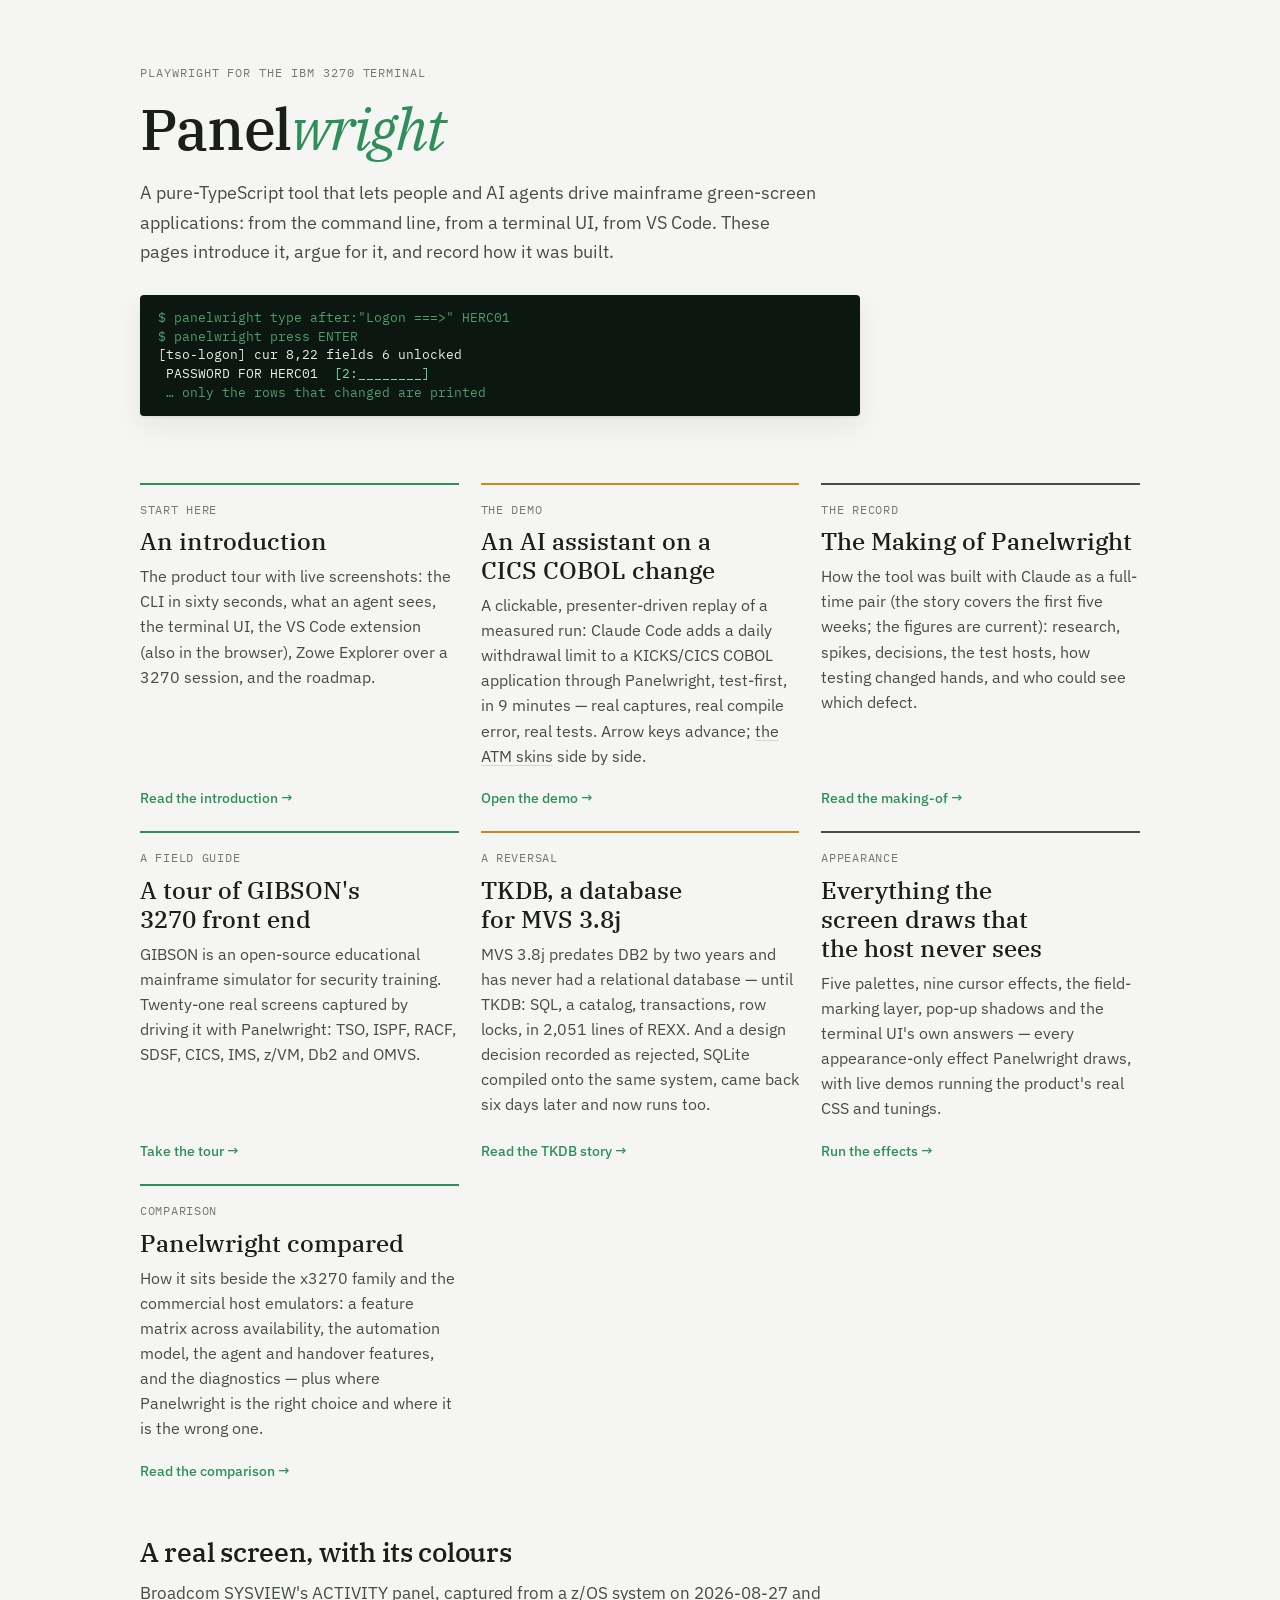
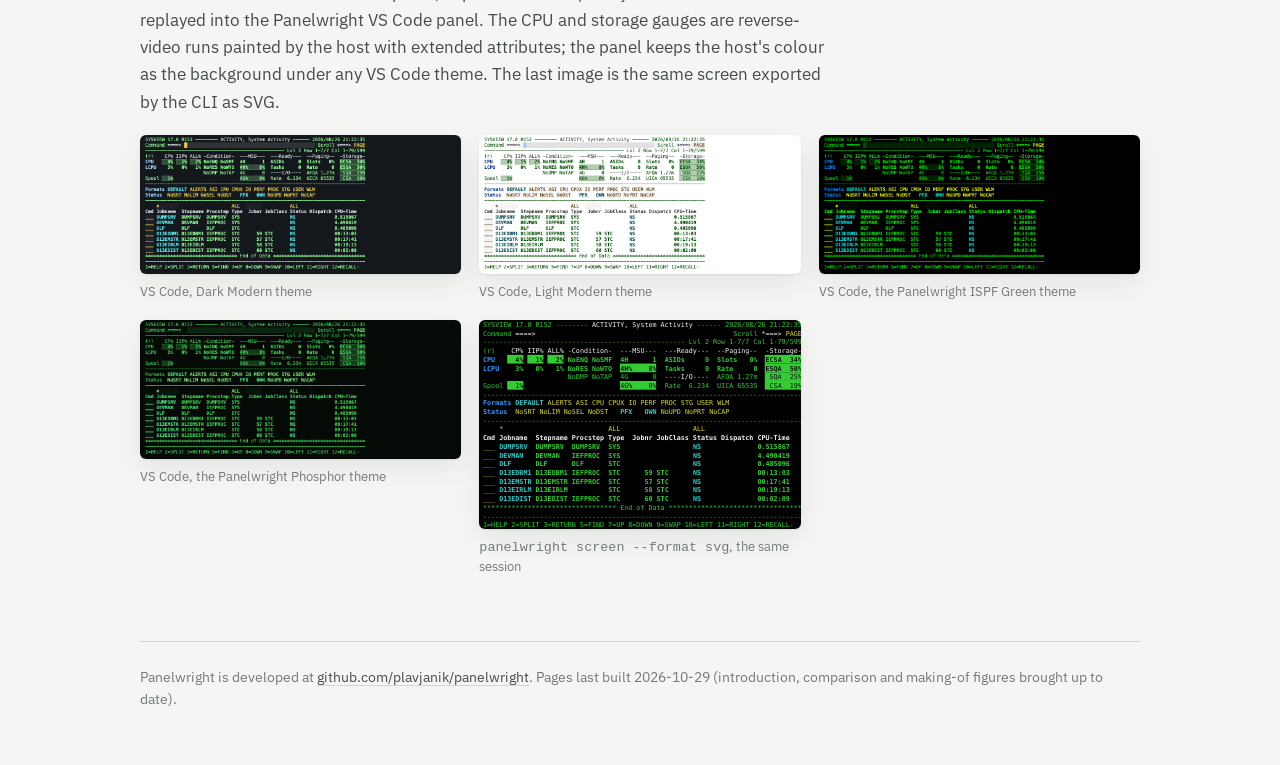
<file: index.html>
<!doctype html>
<html lang="en">
<head>
<meta charset="utf-8">
<meta name="viewport" content="width=device-width,initial-scale=1">
<title>Panelwright</title>
<meta name="description" content="Playwright for the IBM 3270 terminal. Published pages: the introduction, the case for an emulator in VS Code, how it compares with the other 3270 tooling, and how the tool was built with AI.">
<link rel="preconnect" href="https://fonts.googleapis.com">
<link rel="stylesheet" href="https://fonts.googleapis.com/css2?family=IBM+Plex+Serif:ital,wght@0,400;0,500;1,400&family=IBM+Plex+Sans:wght@400;500;600&family=IBM+Plex+Mono:wght@400;500&display=swap">
<style>
:root{--bg:#f5f6f3;--bg2:#eceee9;--ink:#1b1f1c;--ink2:#464c48;--mute:#737a75;--line:#d3d7d1;--agent:#2f8f5b;--human:#c98a1b;--screen:#0c1711;--phos:#7fdc9c;--phos2:#4f9d6c;--shadow:0 1px 2px rgba(20,30,24,.08),0 10px 28px rgba(20,30,24,.07)}
@media (prefers-color-scheme: dark){:root{--bg:#131614;--bg2:#1a1f1b;--ink:#e6e9e4;--ink2:#b6bcb6;--mute:#8a918b;--line:#2c332e;--agent:#3ea86b;--human:#c4861c;--shadow:0 1px 2px rgba(0,0,0,.4),0 10px 28px rgba(0,0,0,.35)}}
*{box-sizing:border-box}
body{margin:0;background:var(--bg);color:var(--ink);font-family:"IBM Plex Sans",system-ui,-apple-system,"Segoe UI",Helvetica,Arial,sans-serif;font-size:17px;line-height:1.6;-webkit-font-smoothing:antialiased}
a{color:inherit;text-decoration:underline;text-decoration-color:var(--line);text-underline-offset:3px}
a:hover{text-decoration-color:var(--ink2)}
:focus-visible{outline:2px solid var(--agent);outline-offset:2px}
.wrap{max-width:1040px;margin:0 auto;padding:0 20px}
header{padding:64px 0 28px}
.eyebrow{font-family:"IBM Plex Mono",ui-monospace,Menlo,monospace;font-size:.74rem;letter-spacing:.08em;text-transform:uppercase;color:var(--mute);margin:0 0 .9rem}
h1{font-family:"IBM Plex Serif",Georgia,serif;font-weight:500;font-size:clamp(2.4rem,5vw,3.6rem);letter-spacing:-.02em;line-height:1.1;margin:0;text-wrap:balance}
h1 em{font-style:italic;font-weight:400;color:var(--agent)}
.lede{font-size:1.15rem;color:var(--ink2);max-width:62ch;margin:1.1rem 0 0}
.scr{background:var(--screen);color:var(--phos);font-family:"IBM Plex Mono",ui-monospace,monospace;font-size:.8rem;line-height:1.45;padding:14px 18px;border-radius:4px;overflow-x:auto;white-space:pre;margin:1.8rem 0 0;box-shadow:var(--shadow);max-width:720px}
.scr .d{color:var(--phos2)}.scr .w{color:#e8efe9}
.pages{display:grid;grid-template-columns:repeat(auto-fit,minmax(280px,1fr));gap:22px;margin:2.4rem 0 0}
.card{border-top:2px solid var(--line);padding-top:1rem;display:flex;flex-direction:column;gap:.5rem}
.card.a{border-top-color:var(--agent)}.card.b{border-top-color:var(--human)}.card.c{border-top-color:var(--ink2)}
.card .k{font-family:"IBM Plex Mono",ui-monospace,monospace;font-size:.74rem;letter-spacing:.06em;text-transform:uppercase;color:var(--mute)}
.card h2{font-family:"IBM Plex Serif",Georgia,serif;font-weight:500;font-size:1.5rem;line-height:1.2;margin:0;text-wrap:balance}
.card h2 a{text-decoration:none}
.card h2 a:hover{text-decoration:underline;text-decoration-color:var(--agent)}
.card p{margin:0;color:var(--ink2);font-size:.98rem}
.card .go{margin-top:auto;padding-top:.6rem;font-size:.9rem}
.card .go a{color:var(--agent);text-decoration:none;font-weight:500}
.card .go a:hover{text-decoration:underline}
section{padding:48px 0 0}
section h2.sec{font-family:"IBM Plex Serif",Georgia,serif;font-weight:500;font-size:1.7rem;margin:0 0 .4rem;letter-spacing:-.01em}
section p.sub{color:var(--ink2);margin:0 0 1.2rem;max-width:70ch}
.gallery{display:grid;grid-template-columns:repeat(auto-fit,minmax(300px,1fr));gap:18px}
.gallery figure{margin:0}
.gallery img{display:block;width:100%;height:auto;border-radius:6px;box-shadow:var(--shadow)}
.gallery figcaption{font-size:.84rem;color:var(--mute);margin-top:.5rem;line-height:1.45}
footer{margin-top:64px;padding:24px 0 56px;border-top:1px solid var(--line);font-size:.86rem;color:var(--mute)}
footer a{color:var(--ink2)}
</style>
</head>
<body>
<div class="wrap">
<header>
  <p class="eyebrow">Playwright for the IBM 3270 terminal</p>
  <h1>Panel<em>wright</em></h1>
  <p class="lede">A pure-TypeScript tool that lets people and AI agents drive mainframe green-screen applications: from the command line, from a terminal UI, from VS Code. These pages introduce it, argue for it, and record how it was built.</p>
  <div class="scr" aria-label="Example CLI session"><span class="d">$ panelwright type after:"Logon ===>" HERC01
$ panelwright press ENTER</span>
<span class="w">[tso-logon] cur 8,22 fields 6 unlocked</span>
 <span class="w">PASSWORD FOR HERC01</span>  [2:________]
 <span class="d">… only the rows that changed are printed</span></div>
</header>

<div class="pages">
  <div class="card a">
    <div class="k">Start here</div>
    <h2><a href="intro.html">An introduction</a></h2>
    <p>The product tour with live screenshots: the CLI in sixty seconds, what an agent sees, the terminal UI, the VS Code extension (also in the browser), Zowe Explorer over a 3270 session, and the roadmap.</p>
    <div class="go"><a href="intro.html">Read the introduction →</a></div>
  </div>
  <div class="card b">
    <div class="k">The demo</div>
    <h2><a href="https://plavjanik.github.io/demos/dogecics.html">An AI assistant on a CICS COBOL change</a></h2>
    <p>A clickable, presenter-driven replay of a measured run: Claude Code adds a daily withdrawal limit to a KICKS/CICS COBOL application through Panelwright, test-first, in 9 minutes — real captures, real compile error, real tests. Arrow keys advance; <a href="demo-atm-limit/bench.html">the ATM skins</a> side by side.</p>
    <div class="go"><a href="https://plavjanik.github.io/demos/dogecics.html">Open the demo →</a></div>
  </div>
  <div class="card c">
    <div class="k">The record</div>
    <h2><a href="making-of.html">The Making of Panelwright</a></h2>
    <p>How the tool was built with Claude as a full-time pair (the story covers the first five weeks; the figures are current): research, spikes, decisions, the test hosts, how testing changed hands, and who could see which defect.</p>
    <div class="go"><a href="making-of.html">Read the making-of →</a></div>
  </div>
  <div class="card a">
    <div class="k">A field guide</div>
    <h2><a href="gibson.html">A tour of GIBSON's 3270 front end</a></h2>
    <p>GIBSON is an open-source educational mainframe simulator for security training. Twenty-one real screens captured by driving it with Panelwright: TSO, ISPF, RACF, SDSF, CICS, IMS, z/VM, Db2 and OMVS.</p>
    <div class="go"><a href="gibson.html">Take the tour →</a></div>
  </div>
  <div class="card b">
    <div class="k">A reversal</div>
    <h2><a href="tkdb.html">TKDB, a database for MVS 3.8j</a></h2>
    <p>MVS 3.8j predates DB2 by two years and has never had a relational database — until TKDB: SQL, a catalog, transactions, row locks, in 2,051 lines of REXX. And a design decision recorded as rejected, SQLite compiled onto the same system, came back six days later and now runs too.</p>
    <div class="go"><a href="tkdb.html">Read the TKDB story →</a></div>
  </div>
  <div class="card c">
    <div class="k">Appearance</div>
    <h2><a href="appearance.html">Everything the screen draws that the host never sees</a></h2>
    <p>Five palettes, nine cursor effects, the field-marking layer, pop-up shadows and the terminal UI's own answers — every appearance-only effect Panelwright draws, with live demos running the product's real CSS and tunings.</p>
    <div class="go"><a href="appearance.html">Run the effects →</a></div>
  </div>
  <div class="card a">
    <div class="k">Comparison</div>
    <h2><a href="compare.html">Panelwright compared</a></h2>
    <p>How it sits beside the x3270 family and the commercial host emulators: a feature matrix across availability, the automation model, the agent and handover features, and the diagnostics — plus where Panelwright is the right choice and where it is the wrong one.</p>
    <div class="go"><a href="compare.html">Read the comparison →</a></div>
  </div>
</div>

<section id="sysview">
  <h2 class="sec">A real screen, with its colours</h2>
  <p class="sub">Broadcom SYSVIEW's ACTIVITY panel, captured from a z/OS system on 2026-08-27 and replayed into the Panelwright VS Code panel. The CPU and storage gauges are reverse-video runs painted by the host with extended attributes; the panel keeps the host's colour as the background under any VS Code theme. The last image is the same screen exported by the CLI as SVG.</p>
  <div class="gallery">
    <figure><a href="assets/sysview/dark-modern.png"><img src="assets/sysview/dark-modern.png" alt="SYSVIEW ACTIVITY panel, VS Code, Dark Modern theme" loading="lazy"></a><figcaption>VS Code, Dark Modern theme</figcaption></figure>
    <figure><a href="assets/sysview/light-modern.png"><img src="assets/sysview/light-modern.png" alt="SYSVIEW ACTIVITY panel, VS Code, Light Modern theme" loading="lazy"></a><figcaption>VS Code, Light Modern theme</figcaption></figure>
    <figure><a href="assets/sysview/panelwright-ispf-green.png"><img src="assets/sysview/panelwright-ispf-green.png" alt="SYSVIEW ACTIVITY panel, VS Code, the Panelwright ISPF Green theme" loading="lazy"></a><figcaption>VS Code, the Panelwright ISPF Green theme</figcaption></figure>
    <figure><a href="assets/sysview/panelwright-phosphor.png"><img src="assets/sysview/panelwright-phosphor.png" alt="SYSVIEW ACTIVITY panel, VS Code, the Panelwright Phosphor theme" loading="lazy"></a><figcaption>VS Code, the Panelwright Phosphor theme</figcaption></figure>
    <figure><a href="assets/sysview/sysview-activity.svg"><img src="assets/sysview/sysview-activity.svg" alt="SYSVIEW ACTIVITY panel exported as SVG by the panelwright CLI" loading="lazy"></a><figcaption><code>panelwright screen --format svg</code>, the same session</figcaption></figure>
  </div>
</section>

<footer>
  Panelwright is developed at <a href="https://github.com/plavjanik/panelwright">github.com/plavjanik/panelwright</a>. Pages last built <span id="built">2026-10-29</span> (introduction, comparison and making-of figures brought up to date).
</footer>
</div>
</body>
</html>
</file>
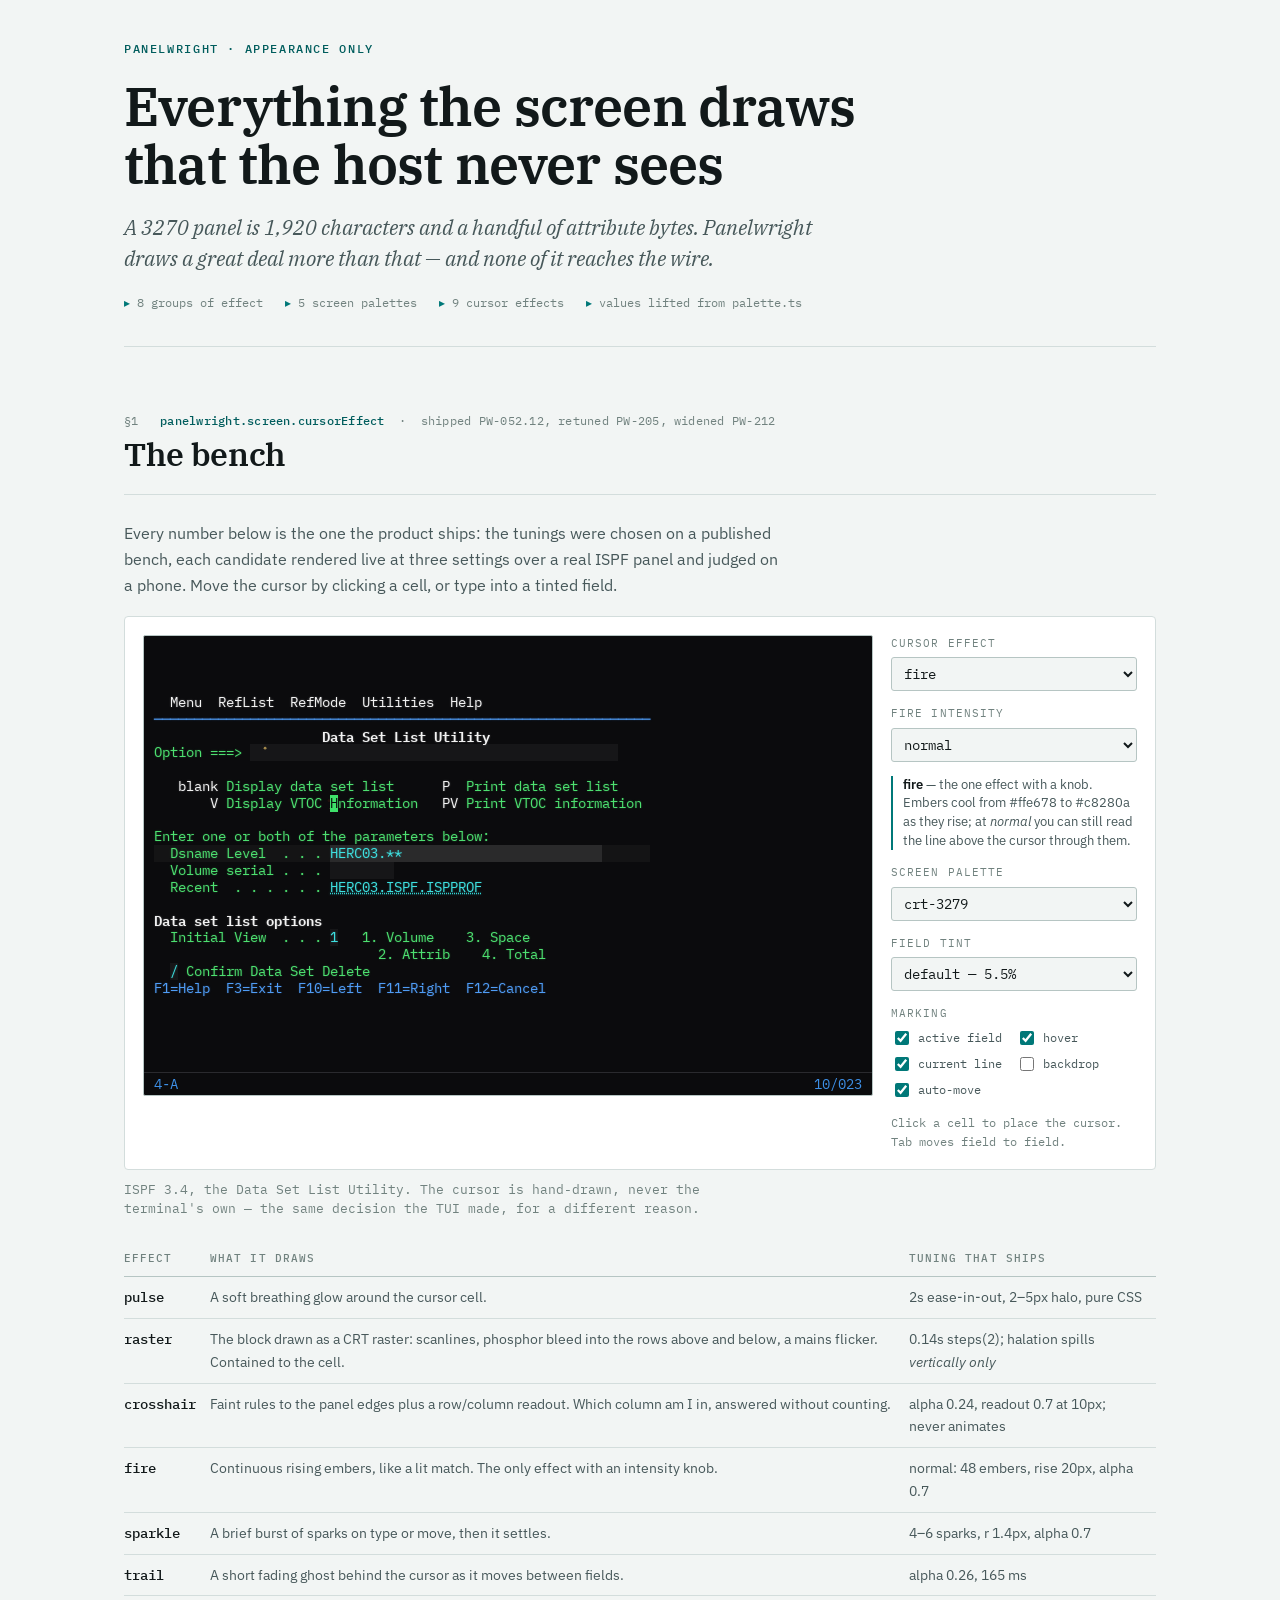
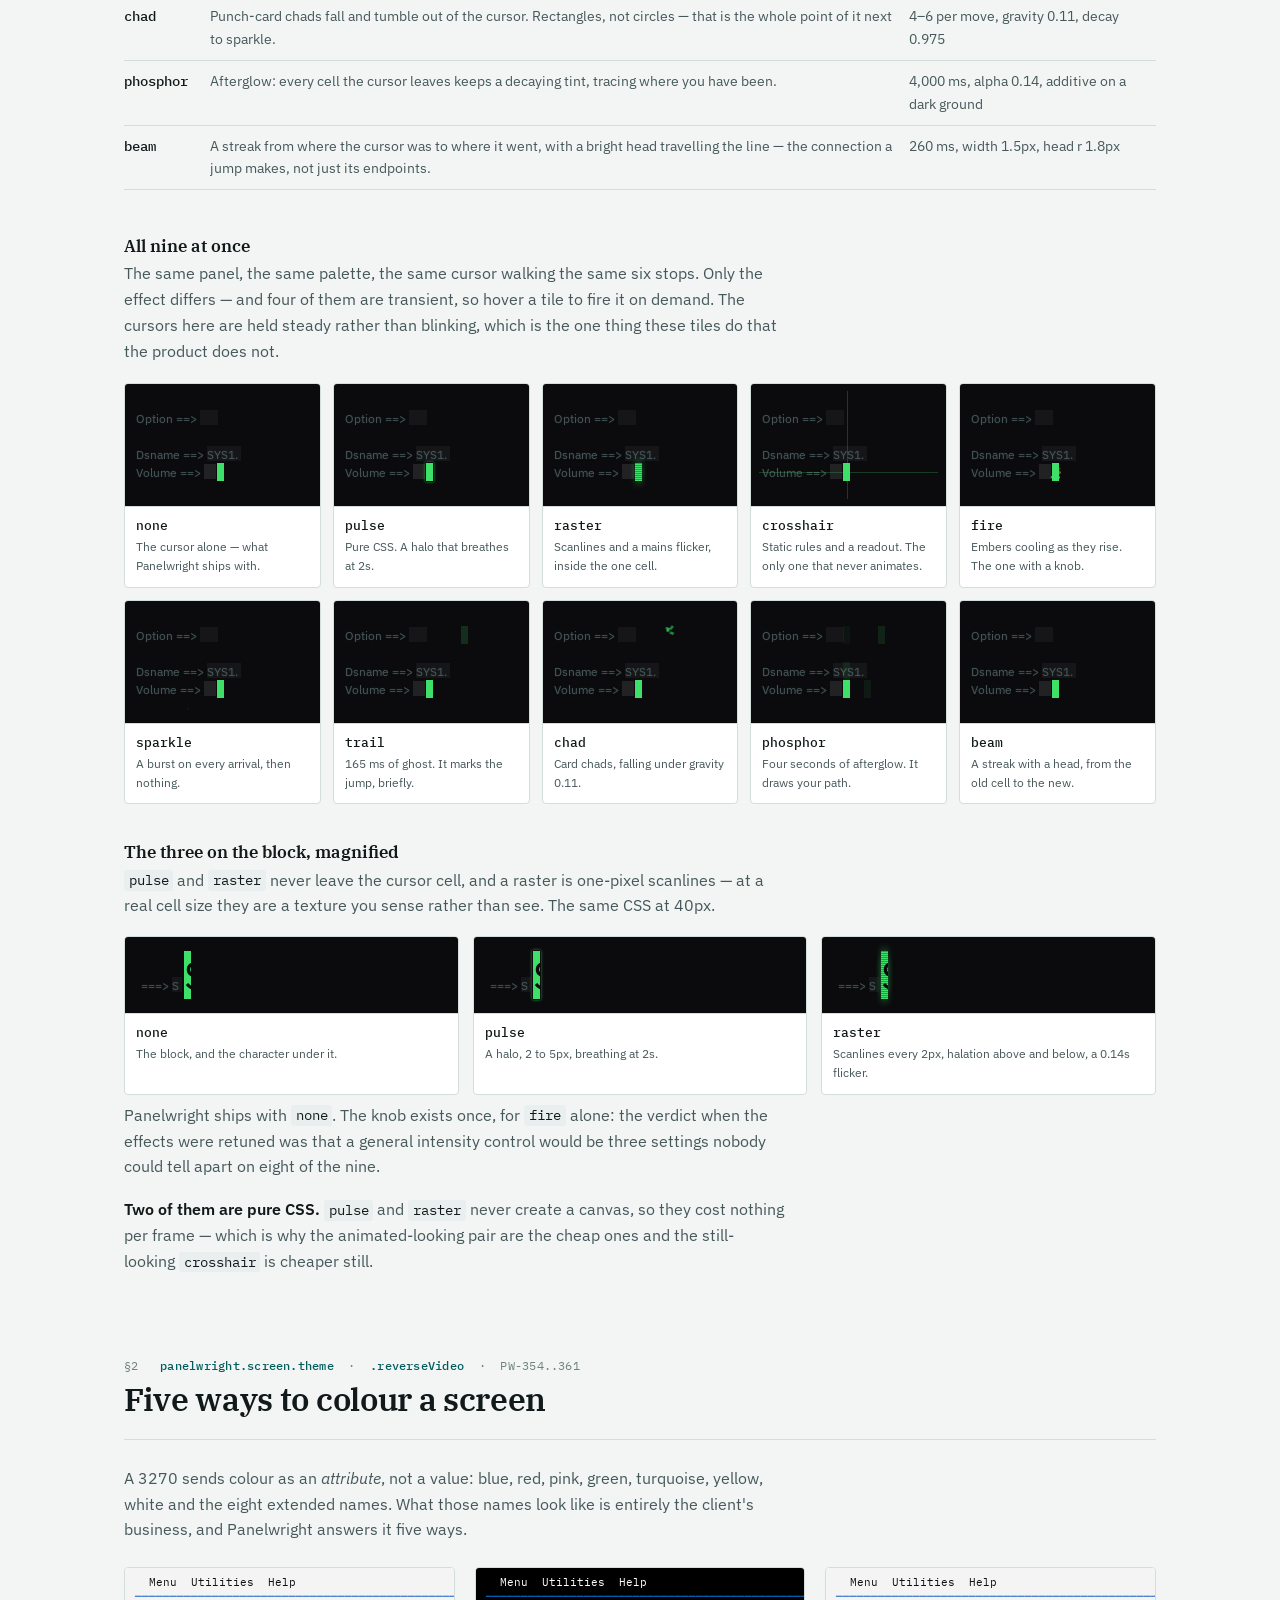
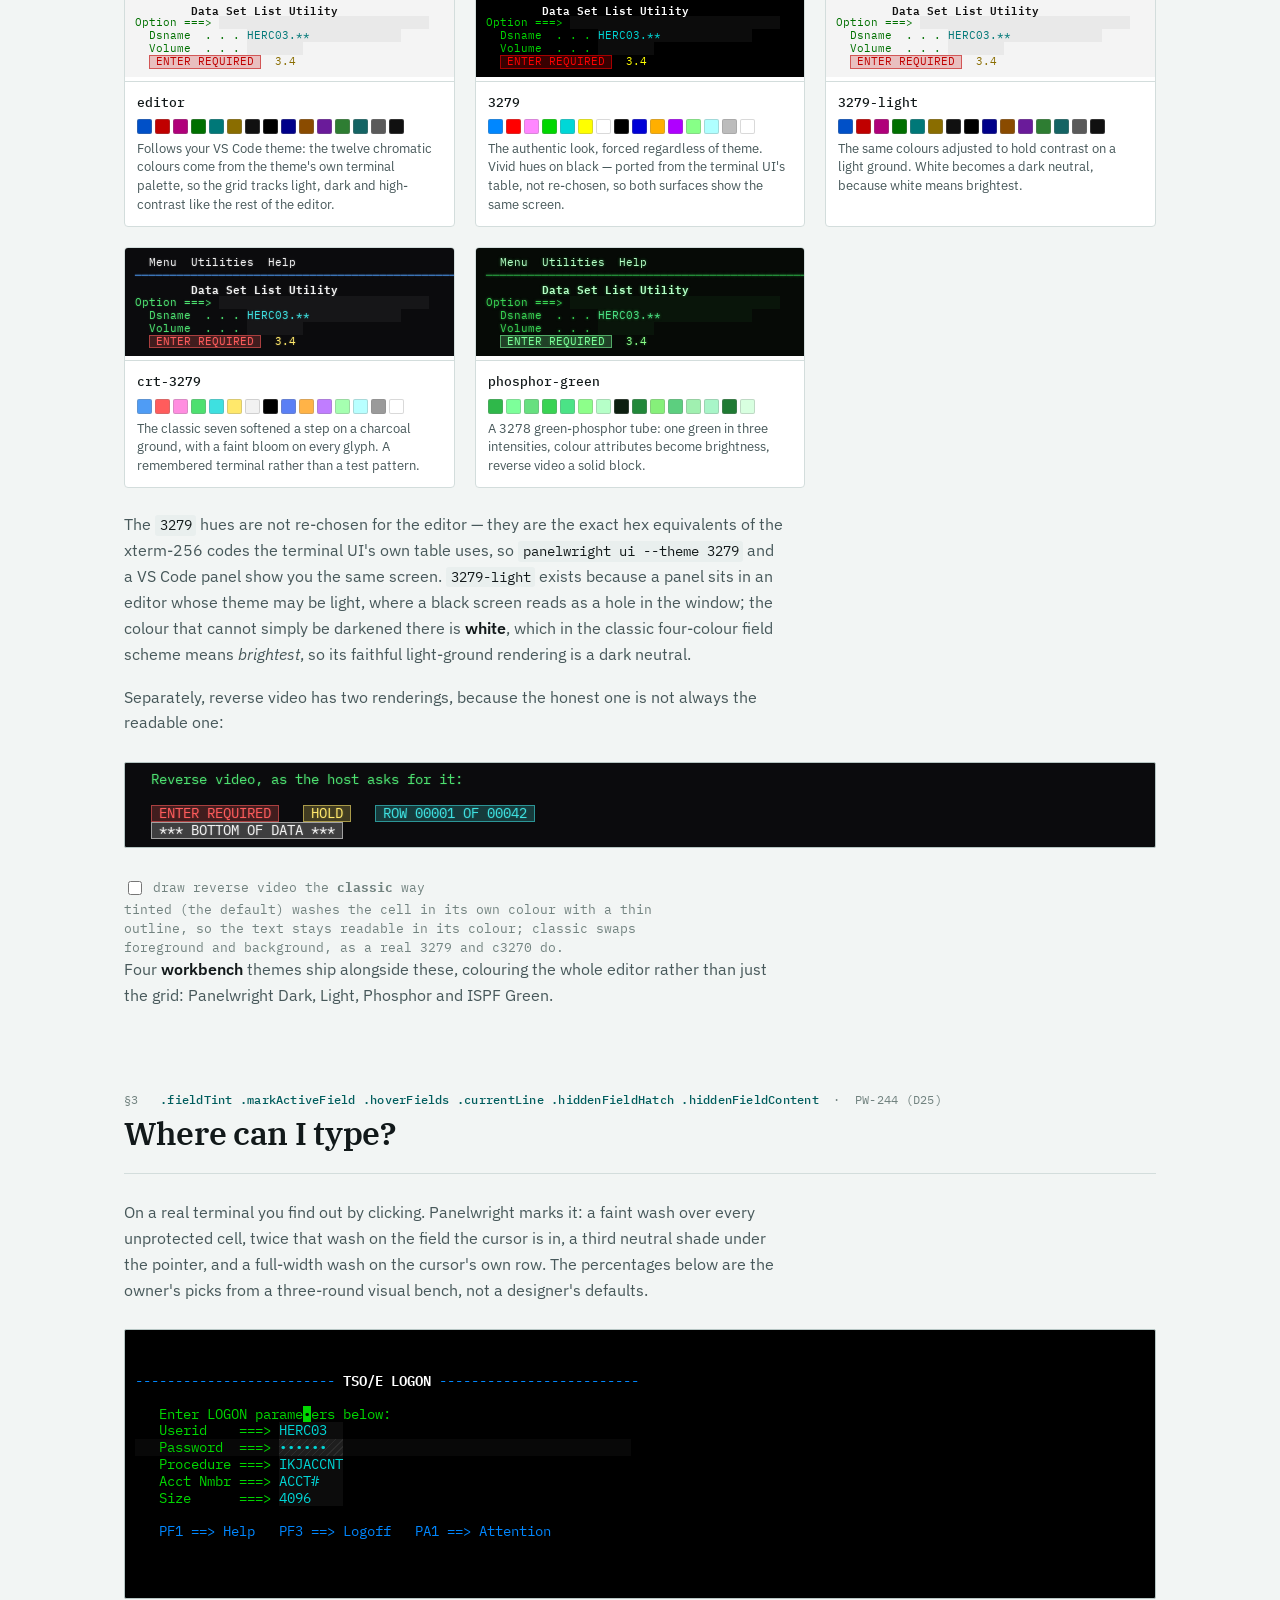
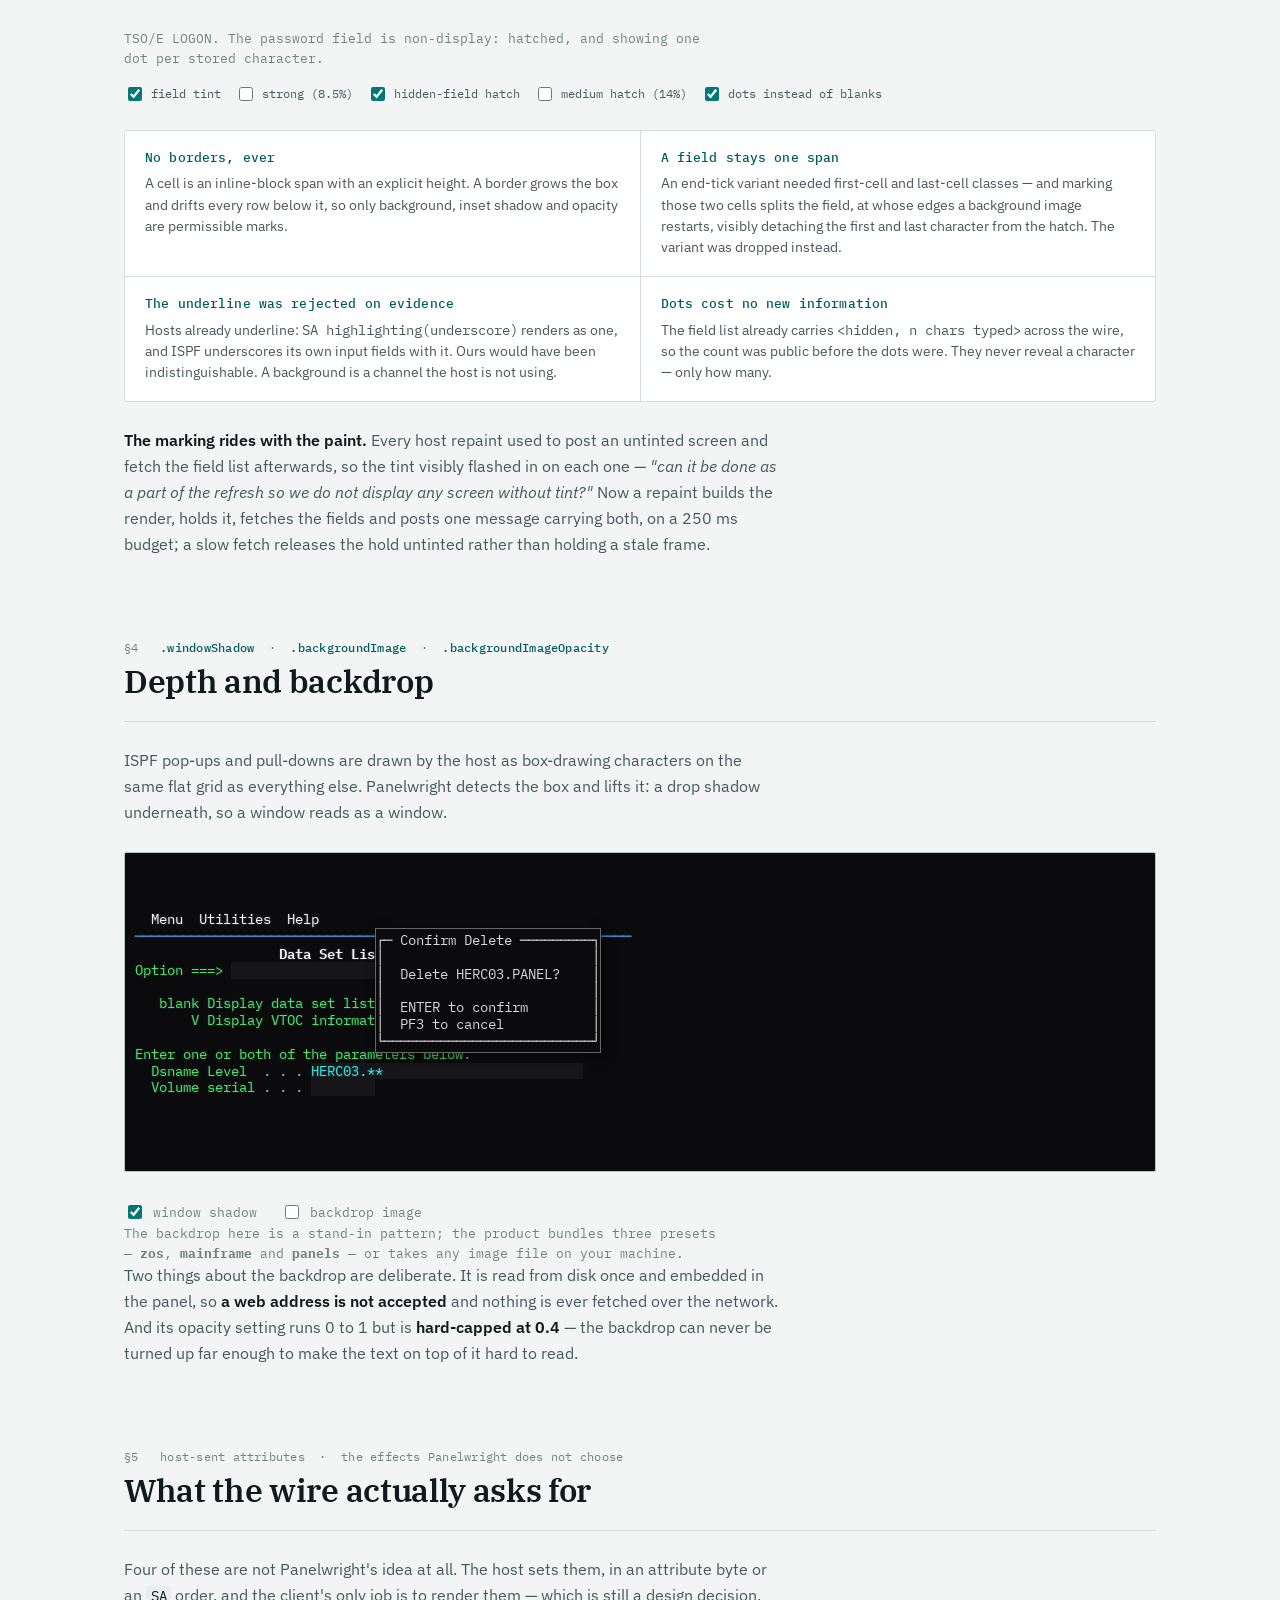
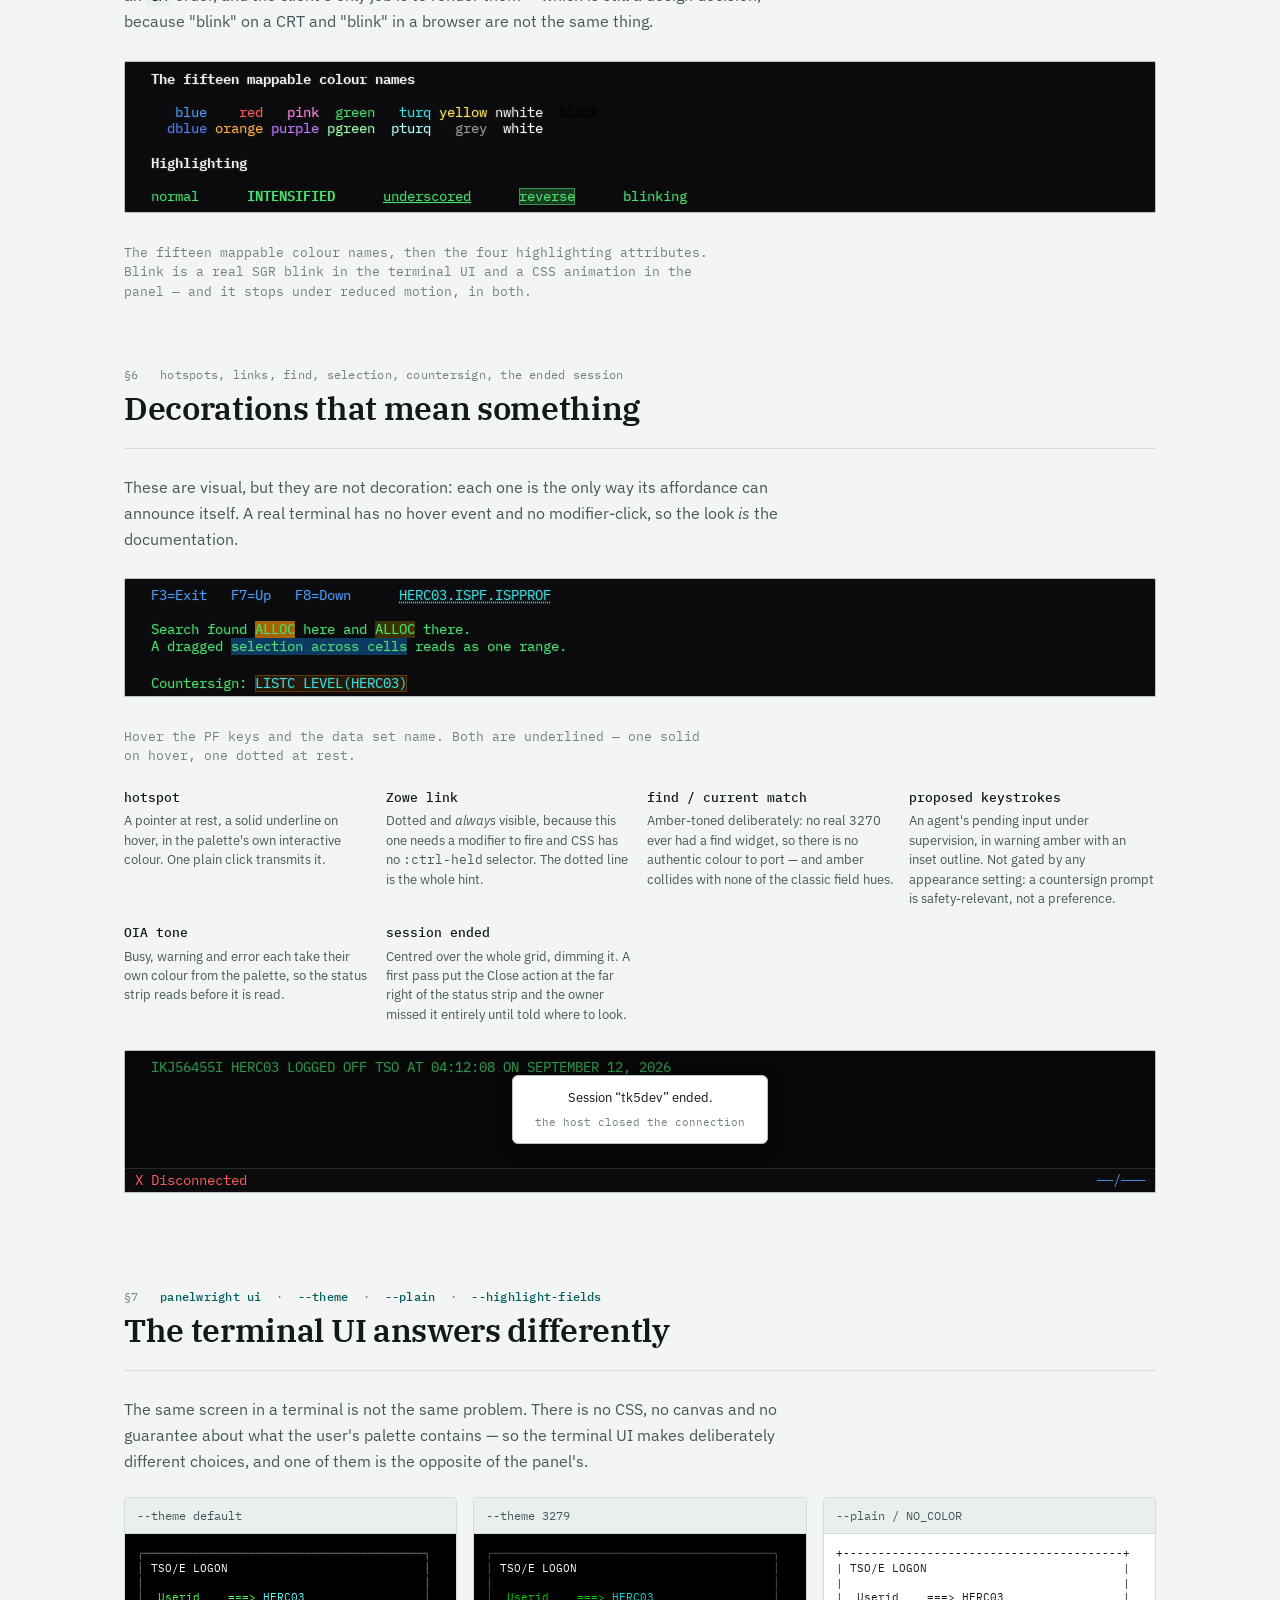
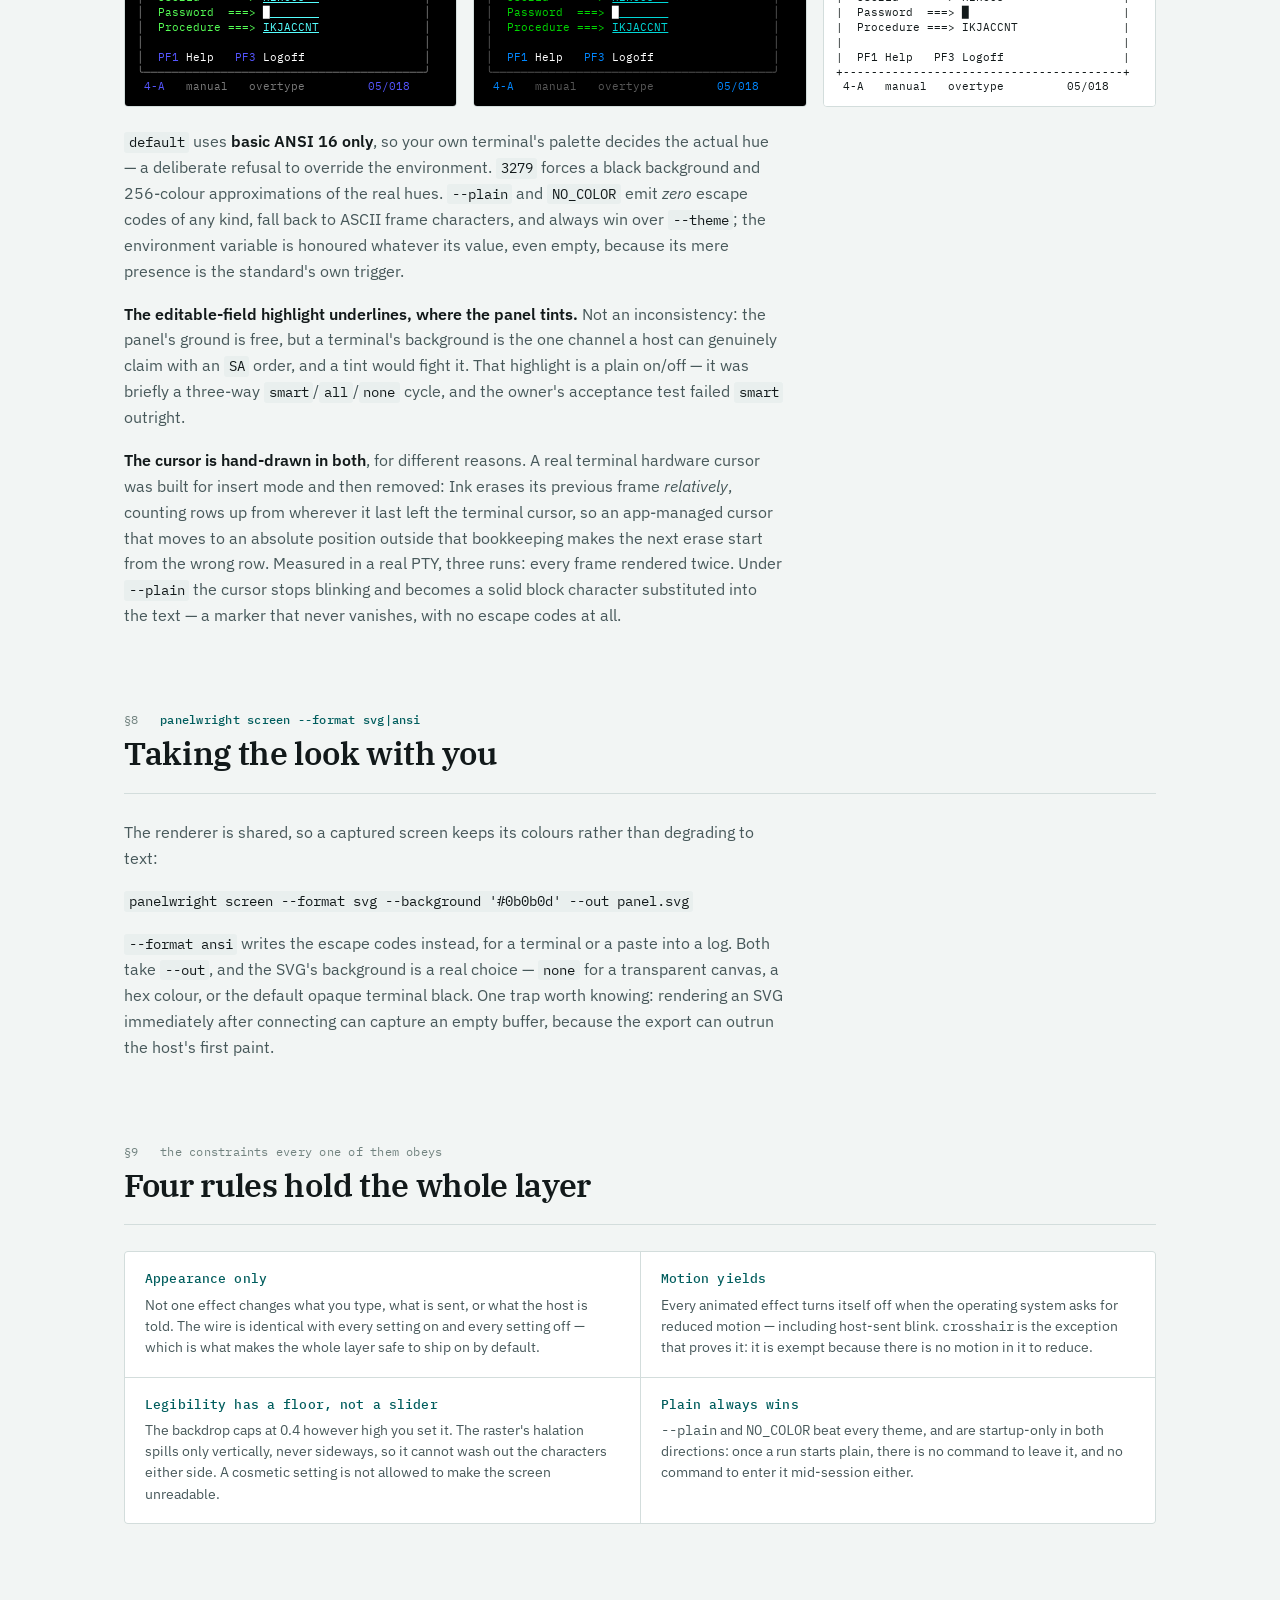
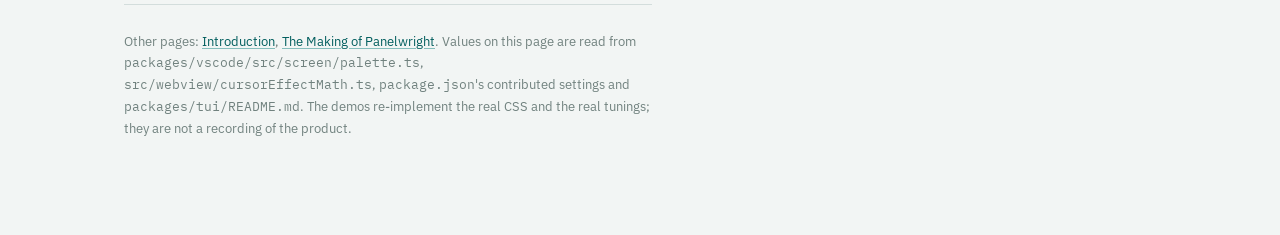
<file: appearance.html>
<!doctype html>
<html lang="en">
<head>
<meta charset="utf-8">
<meta name="viewport" content="width=device-width,initial-scale=1">
<meta name="color-scheme" content="light dark">
<title>Panelwright Appearance Layer</title>
<meta name="description" content="Every visual effect Panelwright draws that never reaches the host — five palettes, nine cursor effects, field marking, and the terminal UI's own answers — with live demos running the product's real CSS and tunings.">
<link rel="preconnect" href="https://fonts.googleapis.com">
<link rel="preconnect" href="https://fonts.gstatic.com" crossorigin>
<link rel="stylesheet" href="https://fonts.googleapis.com/css2?family=IBM+Plex+Mono:wght@400;500;600&family=IBM+Plex+Sans:wght@400;500;600&family=IBM+Plex+Serif:ital,wght@0,500;0,600;1,400&display=swap">
<style>body{margin:0}[hidden]{display:none!important}img{max-width:100%}</style>
</head>
<body>





<style>
/* ------------------------------------------------------------------ *
 * Page tokens. Light is the bare :root; dark is redefined twice so the
 * un-stamped (system) state and the explicit toggle both resolve.
 * The accent is not a chosen hue: #007878 is THEME_3279_LIGHT_PALETTE's
 * hotspotHover and #2ed3d3 is THEME_CRT_3279_PALETTE's, verbatim.
 * ------------------------------------------------------------------ */
:root {
  --ground: #f2f5f4;
  --surface: #ffffff;
  --surface-2: #e9efee;
  --ink: #12191a;
  --ink-2: #47585a;
  --ink-3: #71827f;
  --rule: #d3dddc;
  --rule-strong: #b6c5c3;
  --accent: #007878;
  --accent-ink: #005d5d;
  --accent-wash: #dfefee;
  --amber: #8a4b00;
  --amber-wash: #f6ecdd;

  /* The "editor" screen palette's chromatic hues, light ground. These are
     THEME_3279_LIGHT_PALETTE's own values — in the product the editor
     palette derives from your VS Code theme; here it follows the page. */
  --ed-fg: #303030; --ed-bg: #f4f4f4;
  --ed-blue: #0050c8; --ed-red: #c00000; --ed-pink: #b0007a; --ed-green: #007000;
  --ed-turq: #007878; --ed-yellow: #8a6d00; --ed-nwhite: #101010; --ed-black: #000000;
  --ed-dblue: #00008a; --ed-orange: #8a4b00; --ed-purple: #6a1b9a; --ed-pgreen: #2e7d32;
  --ed-pturq: #146464; --ed-grey: #5a5a5a; --ed-white: #101010;
  --ed-cursor-bg: #007000; --ed-cursor-fg: #f4f4f4; --ed-sel: #bcd9f5;
  --ed-find: #fff2b280; --ed-findcur: #ffb84dcc; --ed-hot: #007878;
  --ed-oia: #0050c8; --ed-oia-border: #c8c8c8;
  --ed-busy: #0050c8; --ed-warn: #8a4b00; --ed-error: #c00000;
}
@media (prefers-color-scheme: dark) {
  :root:not([data-theme="light"]) {
    --ground: #0b0f10;
    --surface: #121a1b;
    --surface-2: #182223;
    --ink: #dde5e4;
    --ink-2: #9aabaa;
    --ink-3: #748584;
    --rule: #212d2e;
    --rule-strong: #324243;
    --accent: #2ed3d3;
    --accent-ink: #7ae6e6;
    --accent-wash: #0e2828;
    --amber: #ffb347;
    --amber-wash: #2a2113;

    --ed-fg: #d0d0d0; --ed-bg: #101617;
    --ed-blue: #4f9cf5; --ed-red: #ff5c5c; --ed-pink: #ff8de0; --ed-green: #4de070;
    --ed-turq: #3ee0e0; --ed-yellow: #ffe86b; --ed-nwhite: #f2f2f2; --ed-black: #000000;
    --ed-dblue: #5a7ff5; --ed-orange: #ffb347; --ed-purple: #c07dff; --ed-pgreen: #a5ffb0;
    --ed-pturq: #b8ffff; --ed-grey: #9a9a9a; --ed-white: #ffffff;
    --ed-cursor-bg: #3fe06a; --ed-cursor-fg: #101617; --ed-sel: #0d3a63;
    --ed-find: #5a4d0099; --ed-findcur: #cc7a00cc; --ed-hot: #2ed3d3;
    --ed-oia: #3d8fe6; --ed-oia-border: #2a3436;
    --ed-busy: #3d8fe6; --ed-warn: #ffb347; --ed-error: #ff5c5c;
  }
}
:root[data-theme="dark"] {
  --ground: #0b0f10;
  --surface: #121a1b;
  --surface-2: #182223;
  --ink: #dde5e4;
  --ink-2: #9aabaa;
  --ink-3: #748584;
  --rule: #212d2e;
  --rule-strong: #324243;
  --accent: #2ed3d3;
  --accent-ink: #7ae6e6;
  --accent-wash: #0e2828;
  --amber: #ffb347;
  --amber-wash: #2a2113;

  --ed-fg: #d0d0d0; --ed-bg: #101617;
  --ed-blue: #4f9cf5; --ed-red: #ff5c5c; --ed-pink: #ff8de0; --ed-green: #4de070;
  --ed-turq: #3ee0e0; --ed-yellow: #ffe86b; --ed-nwhite: #f2f2f2; --ed-black: #000000;
  --ed-dblue: #5a7ff5; --ed-orange: #ffb347; --ed-purple: #c07dff; --ed-pgreen: #a5ffb0;
  --ed-pturq: #b8ffff; --ed-grey: #9a9a9a; --ed-white: #ffffff;
  --ed-cursor-bg: #3fe06a; --ed-cursor-fg: #101617; --ed-sel: #0d3a63;
  --ed-find: #5a4d0099; --ed-findcur: #cc7a00cc; --ed-hot: #2ed3d3;
  --ed-oia: #3d8fe6; --ed-oia-border: #2a3436;
  --ed-busy: #3d8fe6; --ed-warn: #ffb347; --ed-error: #ff5c5c;
}

* { box-sizing: border-box; }

body {
  background: var(--ground);
  color: var(--ink);
  font-family: "IBM Plex Sans", system-ui, -apple-system, "Segoe UI", sans-serif;
  font-size: 16px;
  line-height: 1.62;
  -webkit-font-smoothing: antialiased;
}

.wrap {
  max-width: 1080px;
  margin: 0 auto;
  padding: 0 24px 96px;
}
.prose { max-width: 66ch; }
.prose p { margin: 0 0 1.05em; color: var(--ink-2); }
.prose p strong { color: var(--ink); font-weight: 600; }

h1, h2, h3 {
  font-family: "IBM Plex Serif", Georgia, serif;
  text-wrap: balance;
  color: var(--ink);
  margin: 0;
}
h1 { font-size: clamp(2.2rem, 5.4vw, 3.4rem); font-weight: 600; line-height: 1.08; letter-spacing: -0.015em; }
h2 { font-size: clamp(1.5rem, 3vw, 2rem); font-weight: 600; line-height: 1.18; letter-spacing: -0.01em; }
h3 { font-size: 1.08rem; font-weight: 600; line-height: 1.35; }

/* Google's IBM Plex Mono subset carries no U+2500 block, so a box-drawing
   character falls back per-glyph to whatever the platform offers — often a
   PROPORTIONAL face, which drifts the right edge of every frame. Two guards:
   prefer a real mono for that range, and pin each such glyph to one cell. */
@font-face {
  font-family: "PWBox";
  src: local("Menlo"), local("DejaVu Sans Mono"), local("Consolas"), local("Liberation Mono"), local("Noto Sans Mono");
  unicode-range: U+2500-259F;
}
.bx {
  display: inline-block;
  width: 1ch;
  text-align: center;
  vertical-align: baseline;
  line-height: inherit;
}
code, .mono { font-family: "IBM Plex Mono", ui-monospace, "SF Mono", Menlo, monospace; }
.prose code, td code, li code {
  font-size: 0.86em;
  background: var(--surface-2);
  border-radius: 3px;
  padding: 0.1em 0.34em;
  color: var(--ink);
}

a { color: var(--accent-ink); text-decoration-color: color-mix(in srgb, var(--accent) 45%, transparent); text-underline-offset: 2px; }

/* ---------- masthead ---------- */
.masthead {
  border-bottom: 1px solid var(--rule);
  padding: 40px 0 34px;
  display: flex;
  flex-direction: column;
  gap: 18px;
}
.eyebrow {
  font-family: "IBM Plex Mono", monospace;
  font-size: 0.72rem;
  font-weight: 500;
  letter-spacing: 0.14em;
  text-transform: uppercase;
  color: var(--accent-ink);
}
.standfirst {
  font-family: "IBM Plex Serif", Georgia, serif;
  font-style: italic;
  font-size: clamp(1.05rem, 2.2vw, 1.3rem);
  line-height: 1.5;
  color: var(--ink-2);
  max-width: 58ch;
  margin: 0;
}
.mast-meta {
  display: flex;
  flex-wrap: wrap;
  gap: 8px 22px;
  font-family: "IBM Plex Mono", monospace;
  font-size: 0.76rem;
  color: var(--ink-3);
}
.mast-meta span::before { content: "▸ "; color: var(--accent); }

/* ---------- sections ---------- */
section { padding-top: 64px; }
.sec-head {
  display: flex;
  flex-direction: column;
  gap: 6px;
  padding-bottom: 20px;
  border-bottom: 1px solid var(--rule);
  margin-bottom: 26px;
}
.sec-key {
  font-family: "IBM Plex Mono", monospace;
  font-size: 0.74rem;
  color: var(--ink-3);
  letter-spacing: 0.02em;
}
.sec-key b { color: var(--accent-ink); font-weight: 500; }

/* ---------- the 3270 screen ---------- */
.screen-frame {
  margin: 26px 0;
  overflow-x: auto;
  padding-bottom: 4px;
}
.pw-screen {
  --pw-fs: clamp(9px, 1.85vw, 14px);
  font-family: "PWBox", "IBM Plex Mono", ui-monospace, Menlo, monospace;
  font-size: var(--pw-fs);
  line-height: 1.2;
  background: var(--pw-bg);
  color: var(--pw-fg);
  width: max-content;
  min-width: 100%;
  border: 1px solid var(--rule-strong);
  border-radius: 2px;
  display: flex;
  flex-direction: column;
  position: relative;
  isolation: isolate;
  --pw-cursor-glow: color-mix(in srgb, var(--pw-cursor-bg) 65%, transparent);
}
.pw-grid {
  position: relative;
  padding: 8px 10px;
  white-space: pre;
  outline: none;
  overflow: hidden;
}
.pw-grid:focus-visible { box-shadow: inset 0 0 0 2px var(--pw-hotspot); }
.pw-row { display: block; position: relative; height: 1.2em; width: max-content; }
/* Cell width is measured from THIS, never from a row: trailing whitespace
   hangs and does not count toward a row's intrinsic width, so a screen whose
   first row is blank measured a cell at 40% of its real size and every canvas
   effect landed in the wrong place. */
.pw-ruler { position: absolute; left: 0; top: 0; visibility: hidden; pointer-events: none; white-space: pre; }
.pw-row > span { display: inline-block; height: 1.2em; position: relative; }

.pw-b { font-weight: 600; }
.pw-u { text-decoration: underline; }
.pw-blink { animation: pw-blink 1s step-end infinite; }
@keyframes pw-blink { 50% { opacity: 0.25; } }

/* reverse video, two renderings — the real reverseVideo setting */
[data-rv="tinted"] .pw-rev {
  background-color: color-mix(in srgb, var(--cell, currentColor) 22%, transparent);
  box-shadow: inset 0 0 0 1px color-mix(in srgb, var(--cell, currentColor) 55%, transparent);
}
[data-rv="classic"] .pw-rev { background-color: var(--cell, currentColor); color: var(--pw-bg); }

/* field-typeability marking — PW-244's own percentages */
[data-tint="subtle"] .pw-field { background-color: color-mix(in srgb, var(--pw-tint-base) 4%, transparent); }
[data-tint="subtle"] .pw-field.act { background-color: color-mix(in srgb, var(--pw-tint-base) 8%, transparent); }
[data-tint="default"] .pw-field { background-color: color-mix(in srgb, var(--pw-tint-base) 5.5%, transparent); }
[data-tint="default"] .pw-field.act { background-color: color-mix(in srgb, var(--pw-tint-base) 11%, transparent); }
[data-tint="strong"] .pw-field { background-color: color-mix(in srgb, var(--pw-tint-base) 8.5%, transparent); }
[data-tint="strong"] .pw-field.act { background-color: color-mix(in srgb, var(--pw-tint-base) 17%, transparent); }
[data-mark-active="off"][data-tint="subtle"] .pw-field.act { background-color: color-mix(in srgb, var(--pw-tint-base) 4%, transparent); }
[data-mark-active="off"][data-tint="default"] .pw-field.act { background-color: color-mix(in srgb, var(--pw-tint-base) 5.5%, transparent); }
[data-mark-active="off"][data-tint="strong"] .pw-field.act { background-color: color-mix(in srgb, var(--pw-tint-base) 8.5%, transparent); }
.pw-field.hov { box-shadow: inset 0 0 0 100px color-mix(in srgb, var(--pw-hotspot) 12%, transparent); }
[data-hover="off"] .pw-field.hov { box-shadow: none; }
[data-hatch="soft"] .pw-hidden {
  background-image: repeating-linear-gradient(135deg, color-mix(in srgb, var(--pw-hatch-base) 8%, transparent) 0 1px, transparent 1px 5px);
}
[data-hatch="medium"] .pw-hidden {
  background-image: repeating-linear-gradient(135deg, color-mix(in srgb, var(--pw-hatch-base) 14%, transparent) 0 1px, transparent 1px 5px);
}
.pw-row.cur-line { background-color: color-mix(in srgb, var(--pw-tint-base) 4%, transparent); }
[data-current-line="off"] .pw-row.cur-line { background-color: transparent; }

.pw-hotspot { cursor: pointer; }
.pw-hotspot:hover { text-decoration: underline; text-decoration-color: var(--pw-hotspot); }
.pw-zowe { cursor: pointer; text-decoration: underline dotted; text-decoration-color: var(--pw-hotspot); }
.pw-zowe:hover { text-decoration-style: solid; }
.pw-sel { background: var(--pw-sel-bg); }
.pw-find { background: var(--pw-find-bg); }
.pw-find-current { background: var(--pw-findcur-bg); }
.pw-proposed {
  background-color: color-mix(in srgb, var(--amber) 20%, transparent);
  box-shadow: inset 0 0 0 1px color-mix(in srgb, var(--amber) 65%, transparent);
}
.pw-proposed-cursor { box-shadow: inset 0 0 0 2px var(--amber); }

/* the hand-drawn cursor, on its own layer */
.pw-cursor-layer { position: absolute; inset: 8px 10px; pointer-events: none; z-index: 3; }
.pw-cursor {
  position: absolute;
  display: block;
  background: var(--pw-cursor-bg);
  color: var(--pw-cursor-fg);
  animation: pw-cursor-blink 1s step-end infinite;
}
@keyframes pw-cursor-blink { 50% { opacity: 0.3; } }

@keyframes pw-cursor-pulse-glow {
  0%, 100% { box-shadow: 0 0 2px 0 var(--pw-cursor-glow); }
  50%      { box-shadow: 0 0 5px 1px var(--pw-cursor-glow); }
}
[data-fx="pulse"] .pw-cursor::after {
  content: ""; position: absolute; inset: -1px; border-radius: 2px; pointer-events: none;
  box-shadow: 0 0 3px 0 var(--pw-cursor-glow);
  animation: pw-cursor-pulse-glow 2s ease-in-out infinite;
}
[data-fx="raster"] .pw-cursor::before {
  content: ""; position: absolute; inset: 0; pointer-events: none;
  background: repeating-linear-gradient(to bottom, rgba(0,0,0,0.3) 0 1px, rgba(0,0,0,0) 1px 2px);
  animation: pw-cursor-raster-flicker 0.14s steps(2) infinite;
}
[data-fx="raster"] .pw-cursor::after {
  content: ""; position: absolute; inset: 0; pointer-events: none;
  box-shadow: 0 -5px 7px -2px var(--pw-cursor-glow), 0 5px 7px -2px var(--pw-cursor-glow);
}
@keyframes pw-cursor-raster-flicker { 50% { opacity: 0.72; } }

.pw-fx-canvas { position: absolute; inset: 8px 10px; pointer-events: none; z-index: 2; }
.pw-backdrop {
  position: absolute; inset: 0; pointer-events: none; z-index: 0; opacity: 0;
  transition: opacity 220ms ease;
  background-image:
    repeating-linear-gradient(90deg, currentColor 0 1px, transparent 1px 42px),
    repeating-linear-gradient(0deg, currentColor 0 1px, transparent 1px 42px),
    radial-gradient(circle at 74% 30%, currentColor 0 2px, transparent 2px);
  background-size: auto, auto, 84px 84px;
  color: var(--pw-fg);
}
[data-backdrop="on"] .pw-backdrop { opacity: 0.2; }

/* ISPF pop-up window shadow */
.pw-window-layer { position: absolute; inset: 8px 10px; pointer-events: none; z-index: 4; }
.pw-window {
  position: absolute;
  background: var(--pw-bg);
  border: 1px solid color-mix(in srgb, var(--pw-fg) 45%, transparent);
  white-space: pre;
  color: var(--pw-fg);
  padding: 0.2em 0;
}
[data-shadow="on"] .pw-window { box-shadow: 3px 4px 10px rgba(0,0,0,0.55); }

.pw-ended {
  position: absolute; inset: 0; z-index: 6;
  display: flex; align-items: center; justify-content: center;
  background: rgba(0,0,0,0.35);
}
.pw-ended-card {
  display: flex; flex-direction: column; align-items: center; gap: 10px;
  padding: 14px 22px; border-radius: 6px;
  border: 1px solid var(--rule-strong);
  background: var(--surface); color: var(--ink);
  box-shadow: 0 4px 16px rgba(0,0,0,0.4);
  font-family: "IBM Plex Sans", sans-serif; font-size: 13px; text-align: center;
}

/* OIA strip */
.pw-oia {
  border-top: 1px solid var(--pw-oia-border);
  color: var(--pw-oia-fg);
  display: flex; gap: 1.6em;
  padding: 3px 10px;
  font-size: var(--pw-fs);
}
.pw-oia .grow { flex: 1 1 auto; }
.pw-oia .pos { font-variant-numeric: tabular-nums; }
.tone-busy { color: var(--pw-busy); }
.tone-warn { color: var(--pw-warn); }
.tone-error { color: var(--pw-error); }

/* ---------- palettes: real values from packages/vscode/src/screen/palette.ts ---------- */
[data-palette="editor"] {
  --pw-fg: var(--ed-fg); --pw-bg: var(--ed-bg);
  --pw-cursor-bg: var(--ed-cursor-bg); --pw-cursor-fg: var(--ed-cursor-fg);
  --pw-sel-bg: var(--ed-sel); --pw-find-bg: var(--ed-find); --pw-findcur-bg: var(--ed-findcur);
  --pw-hotspot: var(--ed-hot); --pw-oia-fg: var(--ed-oia); --pw-oia-border: var(--ed-oia-border);
  --pw-busy: var(--ed-busy); --pw-warn: var(--ed-warn); --pw-error: var(--ed-error);
  --pw-tint-base: var(--ed-fg); --pw-hatch-base: var(--ed-fg);
  --c-blue: var(--ed-blue); --c-red: var(--ed-red); --c-pink: var(--ed-pink); --c-green: var(--ed-green);
  --c-turq: var(--ed-turq); --c-yellow: var(--ed-yellow); --c-nwhite: var(--ed-nwhite); --c-black: var(--ed-black);
  --c-dblue: var(--ed-dblue); --c-orange: var(--ed-orange); --c-purple: var(--ed-purple);
  --c-pgreen: var(--ed-pgreen); --c-pturq: var(--ed-pturq); --c-grey: var(--ed-grey); --c-white: var(--ed-white);
}
[data-palette="3279"] {
  --pw-fg: #d0d0d0; --pw-bg: #000000;
  --pw-cursor-bg: #00d700; --pw-cursor-fg: #000000;
  --pw-sel-bg: #003a6b; --pw-find-bg: #5a4d0099; --pw-findcur-bg: #cc7a00cc;
  --pw-hotspot: #00d7d7; --pw-oia-fg: #0087ff; --pw-oia-border: #303030;
  --pw-busy: #0087ff; --pw-warn: #ffaf00; --pw-error: #ff0000;
  --pw-tint-base: #d0d0d0; --pw-hatch-base: #d0d0d0;
  --c-blue: #0087ff; --c-red: #ff0000; --c-pink: #ff87ff; --c-green: #00d700;
  --c-turq: #00d7d7; --c-yellow: #ffff00; --c-nwhite: #ffffff; --c-black: #000000;
  --c-dblue: #0000d7; --c-orange: #ffaf00; --c-purple: #af00ff;
  --c-pgreen: #87ff87; --c-pturq: #afffff; --c-grey: #bcbcbc; --c-white: #ffffff;
}
[data-palette="3279-light"] {
  --pw-fg: #303030; --pw-bg: #f4f4f4;
  --pw-cursor-bg: #007000; --pw-cursor-fg: #f4f4f4;
  --pw-sel-bg: #bcd9f5; --pw-find-bg: #fff2b280; --pw-findcur-bg: #ffb84dcc;
  --pw-hotspot: #007878; --pw-oia-fg: #0050c8; --pw-oia-border: #c8c8c8;
  --pw-busy: #0050c8; --pw-warn: #8a4b00; --pw-error: #c00000;
  --pw-tint-base: #303030; --pw-hatch-base: #303030;
  --c-blue: #0050c8; --c-red: #c00000; --c-pink: #b0007a; --c-green: #007000;
  --c-turq: #007878; --c-yellow: #8a6d00; --c-nwhite: #101010; --c-black: #000000;
  --c-dblue: #00008a; --c-orange: #8a4b00; --c-purple: #6a1b9a;
  --c-pgreen: #2e7d32; --c-pturq: #146464; --c-grey: #5a5a5a; --c-white: #101010;
}
[data-palette="crt-3279"] {
  --pw-fg: #d8d8d8; --pw-bg: #0b0b0d;
  --pw-cursor-bg: #3fe06a; --pw-cursor-fg: #0b0b0d;
  --pw-sel-bg: #0d3a63; --pw-find-bg: #5a4d0099; --pw-findcur-bg: #cc7a00cc;
  --pw-hotspot: #2ed3d3; --pw-oia-fg: #3d8fe6; --pw-oia-border: #2a2a2e;
  --pw-busy: #3d8fe6; --pw-warn: #ffb347; --pw-error: #ff5c5c;
  --pw-tint-base: #d8d8d8; --pw-hatch-base: #d8d8d8;
  --c-blue: #4f9cf5; --c-red: #ff5c5c; --c-pink: #ff8de0; --c-green: #4de070;
  --c-turq: #3ee0e0; --c-yellow: #ffe86b; --c-nwhite: #f2f2f2; --c-black: #000000;
  --c-dblue: #5a7ff5; --c-orange: #ffb347; --c-purple: #c07dff;
  --c-pgreen: #a5ffb0; --c-pturq: #b8ffff; --c-grey: #9a9a9a; --c-white: #ffffff;
}
[data-palette="crt-3279"] .pw-row > span { text-shadow: 0 0 2px color-mix(in srgb, currentColor 35%, transparent); }
[data-palette="phosphor-green"] {
  --pw-fg: #39d353; --pw-bg: #060a06;
  --pw-cursor-bg: #7dff9a; --pw-cursor-fg: #060a06;
  --pw-sel-bg: #0f3d1a; --pw-find-bg: #2a4a00aa; --pw-findcur-bg: #6b8a00cc;
  --pw-hotspot: #9dffb0; --pw-oia-fg: #2a9a3f; --pw-oia-border: #123a1a;
  --pw-busy: #2a9a3f; --pw-warn: #8dff8a; --pw-error: #d8ffe0;
  --pw-tint-base: #39d353; --pw-hatch-base: #39d353;
  --c-blue: #2fb84a; --c-red: #7dff9a; --c-pink: #66e07f; --c-green: #39d353;
  --c-turq: #4be386; --c-yellow: #8dff8a; --c-nwhite: #b6ffc8; --c-black: #0d1f10;
  --c-dblue: #22883a; --c-orange: #86f07a; --c-purple: #5ccf7f;
  --c-pgreen: #a0f0b0; --c-pturq: #a8f5c8; --c-grey: #1f7a33; --c-white: #d8ffe0;
}
[data-palette="phosphor-green"] .pw-row > span { text-shadow: 0 0 3px rgba(57,211,83,0.55); }

.c-blue{--cell:var(--c-blue);color:var(--cell)}
.c-red{--cell:var(--c-red);color:var(--cell)}
.c-pink{--cell:var(--c-pink);color:var(--cell)}
.c-green{--cell:var(--c-green);color:var(--cell)}
.c-turq{--cell:var(--c-turq);color:var(--cell)}
.c-yellow{--cell:var(--c-yellow);color:var(--cell)}
.c-nwhite{--cell:var(--c-nwhite);color:var(--cell)}
.c-black{--cell:var(--c-black);color:var(--cell)}
.c-dblue{--cell:var(--c-dblue);color:var(--cell)}
.c-orange{--cell:var(--c-orange);color:var(--cell)}
.c-purple{--cell:var(--c-purple);color:var(--cell)}
.c-pgreen{--cell:var(--c-pgreen);color:var(--cell)}
.c-pturq{--cell:var(--c-pturq);color:var(--cell)}
.c-grey{--cell:var(--c-grey);color:var(--cell)}
.c-white{--cell:var(--c-white);color:var(--cell)}

/* ---------- bench controls ---------- */
.bench {
  background: var(--surface);
  border: 1px solid var(--rule);
  border-radius: 4px;
  padding: 18px;
  display: grid;
  gap: 18px;
  grid-template-columns: minmax(0, 1fr);
}
@media (min-width: 900px) {
  .bench { grid-template-columns: minmax(0, 1fr) 246px; align-items: start; }
}
.bench .screen-frame { margin: 0; }
.controls { display: flex; flex-direction: column; gap: 14px; }
.ctl { display: flex; flex-direction: column; gap: 5px; }
.ctl > label, .ctl-title {
  font-family: "IBM Plex Mono", monospace;
  font-size: 0.68rem; letter-spacing: 0.1em; text-transform: uppercase; color: var(--ink-3);
}
select {
  font: inherit; font-size: 0.86rem; font-family: "IBM Plex Mono", monospace;
  background: var(--ground); color: var(--ink);
  border: 1px solid var(--rule-strong); border-radius: 3px;
  padding: 6px 8px; width: 100%;
}
select:focus-visible, button:focus-visible, input:focus-visible { outline: 2px solid var(--accent); outline-offset: 1px; }
.toggles { display: flex; flex-wrap: wrap; gap: 6px 14px; }
.toggles label {
  display: inline-flex; align-items: center; gap: 6px;
  font-family: "IBM Plex Mono", monospace; font-size: 0.76rem; color: var(--ink-2);
  cursor: pointer;
}
input[type="checkbox"] { accent-color: var(--accent); width: 14px; height: 14px; }
.fx-note {
  font-size: 0.8rem; line-height: 1.45; color: var(--ink-2);
  border-left: 2px solid var(--accent); padding-left: 10px; min-height: 3.4em;
}
.fx-note b { color: var(--ink); font-weight: 600; }
.hint { font-family: "IBM Plex Mono", monospace; font-size: 0.72rem; color: var(--ink-3); }
.rm-notice {
  display: none; font-size: 0.78rem; color: var(--amber);
  border-left: 2px solid var(--amber); padding-left: 10px;
}
@media (prefers-reduced-motion: reduce) { .rm-notice { display: block; } }

/* ---------- tables ---------- */
.tbl-wrap { overflow-x: auto; margin: 22px 0; }
table { border-collapse: collapse; width: 100%; font-size: 0.88rem; }
th, td { text-align: left; padding: 9px 14px 9px 0; border-bottom: 1px solid var(--rule); vertical-align: top; }
th {
  font-family: "IBM Plex Mono", monospace; font-size: 0.68rem; font-weight: 500;
  letter-spacing: 0.1em; text-transform: uppercase; color: var(--ink-3);
  border-bottom: 1px solid var(--rule-strong);
}
td:first-child { font-family: "IBM Plex Mono", monospace; color: var(--ink); white-space: nowrap; font-weight: 500; }
td { color: var(--ink-2); }

/* ---------- cursor-effect comparison ---------- */
.fx-gallery { display: grid; gap: 12px; grid-template-columns: repeat(auto-fit, minmax(190px, 1fr)); margin: 18px 0 30px; }
.fx-tile { border: 1px solid var(--rule); border-radius: 4px; overflow: hidden; background: var(--surface); }
.fx-tile .pw-screen { border: 0; border-radius: 0; --pw-fs: 15px; width: 100%; }
/* The tile cursors are held STEADY. Two of the ten (pulse, raster) draw their
   whole effect on the cursor block itself, and a blink hides them half the
   time — which is exactly what made the row read as ten identical tiles. */
.fx-tile .pw-cursor { animation: none; }
.fx-tile .pw-grid { padding: 7px 8px; }
.fx-tile .pw-cursor-layer, .fx-tile .pw-fx-canvas { inset: 7px 8px; }
.fx-tile figcaption { margin: 0; padding: 9px 11px 11px; border-top: 1px solid var(--rule); }
.fx-tile b { display: block; font-family: "IBM Plex Mono", monospace; font-size: 0.8rem; font-weight: 500; color: var(--ink); margin-bottom: 2px; }
.fx-tile span { font-family: "IBM Plex Sans", sans-serif; font-size: 0.78rem; line-height: 1.4; color: var(--ink-2); }

/* the three effects drawn ON the block, at a size where 1px scanlines read */
.mag-row { display: grid; gap: 14px; grid-template-columns: repeat(auto-fit, minmax(236px, 1fr)); margin: 16px 0 8px; }
.mag { border: 1px solid var(--rule); border-radius: 4px; overflow: hidden; background: var(--surface); }
.mag .pw-screen { border: 0; border-radius: 0; --pw-fs: 40px; width: 100%; }
.mag .pw-grid { padding: 14px 10px; }
.mag .pw-cursor-layer { inset: 14px 10px; }
.mag .pw-cursor { animation: none; }
.mag figcaption { margin: 0; padding: 9px 11px 11px; border-top: 1px solid var(--rule); }
.mag b { display: block; font-family: "IBM Plex Mono", monospace; font-size: 0.8rem; font-weight: 500; color: var(--ink); margin-bottom: 2px; }
.mag span { font-family: "IBM Plex Sans", sans-serif; font-size: 0.78rem; line-height: 1.4; color: var(--ink-2); }

/* ---------- palette gallery ---------- */
.gallery { display: grid; gap: 20px; grid-template-columns: repeat(auto-fit, minmax(300px, 1fr)); margin: 24px 0; }
.pal-card { border: 1px solid var(--rule); border-radius: 4px; overflow: hidden; background: var(--surface); }
.pal-card > .screen-frame { margin: 0; }
.pal-card .pw-screen { border: 0; border-radius: 0; --pw-fs: 11px; }
.pal-meta { padding: 10px 12px 12px; display: flex; flex-direction: column; gap: 6px; border-top: 1px solid var(--rule); }
.pal-name { font-family: "IBM Plex Mono", monospace; font-size: 0.82rem; font-weight: 500; color: var(--ink); }
.pal-desc { font-size: 0.8rem; line-height: 1.45; color: var(--ink-2); }
.swatches { display: flex; flex-wrap: wrap; gap: 3px; }
.swatches i { width: 15px; height: 15px; border-radius: 2px; display: block; border: 1px solid rgba(128,128,128,0.3); }

/* ---------- rule cards ---------- */
.rules { display: grid; gap: 1px; background: var(--rule); border: 1px solid var(--rule); border-radius: 4px; overflow: hidden; margin: 26px 0 0; }
@media (min-width: 760px) { .rules { grid-template-columns: 1fr 1fr; } }
.rule-item { background: var(--surface); padding: 18px 20px; display: flex; flex-direction: column; gap: 7px; }
.rule-item h3 { font-family: "IBM Plex Mono", monospace; font-size: 0.82rem; font-weight: 500; color: var(--accent-ink); letter-spacing: 0.01em; }
.rule-item p { margin: 0; font-size: 0.88rem; line-height: 1.5; color: var(--ink-2); }

/* ---------- legend / TUI ---------- */
.legend { display: grid; gap: 14px; grid-template-columns: repeat(auto-fit, minmax(240px, 1fr)); margin: 22px 0; }
.legend div { display: flex; flex-direction: column; gap: 3px; }
.legend b { font-family: "IBM Plex Mono", monospace; font-size: 0.8rem; font-weight: 500; color: var(--ink); }
.legend span { font-size: 0.84rem; line-height: 1.45; color: var(--ink-2); }

.tui-row { display: grid; gap: 16px; grid-template-columns: repeat(auto-fit, minmax(260px, 1fr)); margin: 22px 0; }
.tui-box { border: 1px solid var(--rule); border-radius: 4px; background: var(--surface); overflow: hidden; }
.tui-box header {
  font-family: "IBM Plex Mono", monospace; font-size: 0.74rem; color: var(--ink-2);
  padding: 8px 12px; border-bottom: 1px solid var(--rule); background: var(--surface-2);
}
.tui-term {
  font-family: "PWBox", "IBM Plex Mono", monospace; font-size: 11px; line-height: 1.35;
  white-space: pre; overflow-x: auto; padding: 12px;
}
.t-dark { background: #000; color: #bcbcbc; }
.t-plain { background: var(--surface); color: var(--ink); }
.tui-term .blk { background: currentColor; }

figcaption {
  font-size: 0.8rem; line-height: 1.5; color: var(--ink-3);
  font-family: "IBM Plex Mono", monospace;
  margin-top: 10px; max-width: 74ch;
}
figure { margin: 0; }

footer {
  margin-top: 80px; padding-top: 26px; border-top: 1px solid var(--rule);
  font-size: 0.84rem; color: var(--ink-3); max-width: 66ch;
}

@media (prefers-reduced-motion: reduce) {
  .pw-cursor, [data-fx="pulse"] .pw-cursor::after, [data-fx="raster"] .pw-cursor::before, .pw-blink {
    animation: none !important;
  }
  .pw-backdrop { transition: none; }
}
</style>

<div class="wrap">

  <header class="masthead">
    <div class="eyebrow"><a href="index.html" style="text-decoration:none;color:inherit">Panelwright</a> · appearance only</div>
    <h1>Everything the screen draws that the host never sees</h1>
    <p class="standfirst">A 3270 panel is 1,920 characters and a handful of attribute bytes. Panelwright draws a great deal more than that — and none of it reaches the wire.</p>
    <div class="mast-meta">
      <span>8 groups of effect</span>
      <span>5 screen palettes</span>
      <span>9 cursor effects</span>
      <span>values lifted from <code class="mono">palette.ts</code></span>
    </div>
  </header>

  <section id="bench">
    <div class="sec-head">
      <div class="sec-key">§1 &nbsp; <b>panelwright.screen.cursorEffect</b> &nbsp;·&nbsp; shipped PW-052.12, retuned PW-205, widened PW-212</div>
      <h2>The bench</h2>
    </div>
    <div class="prose">
      <p>Every number below is the one the product ships: the tunings were chosen on a published bench, each candidate rendered live at three settings over a real ISPF panel and judged on a phone. Move the cursor by clicking a cell, or type into a tinted field.</p>
    </div>

    <div class="bench">
      <div class="screen-frame">
        <div class="pw-screen" id="bench-screen" data-palette="crt-3279" data-rv="tinted">
          <div class="pw-grid" id="bench-grid" tabindex="0"
               data-fx="fire" data-tint="default" data-hatch="soft"
               data-mark-active="on" data-hover="on" data-current-line="on" data-backdrop="off" data-shadow="on">
            <div class="pw-backdrop"></div>
            <div class="pw-rows"></div>
            <canvas class="pw-fx-canvas"></canvas>
            <div class="pw-cursor-layer"><div class="pw-cursor">&nbsp;</div></div>
          </div>
          <div class="pw-oia">
            <span>4&#8209;A</span>
            <span class="tone-busy" id="bench-lock">&nbsp;</span>
            <span class="grow"></span>
            <span class="pos" id="bench-pos">01/001</span>
          </div>
        </div>
      </div>

      <div class="controls">
        <div class="ctl">
          <label for="c-fx">Cursor effect</label>
          <select id="c-fx">
            <option value="none">none</option>
            <option value="pulse">pulse</option>
            <option value="raster">raster</option>
            <option value="crosshair">crosshair</option>
            <option value="fire" selected>fire</option>
            <option value="sparkle">sparkle</option>
            <option value="trail">trail</option>
            <option value="chad">chad</option>
            <option value="phosphor">phosphor</option>
            <option value="beam">beam</option>
          </select>
        </div>
        <div class="ctl" id="fire-ctl">
          <label for="c-fire">Fire intensity</label>
          <select id="c-fire">
            <option value="subtle">subtle</option>
            <option value="normal" selected>normal</option>
            <option value="strong">strong</option>
          </select>
        </div>
        <div class="fx-note" id="fx-note"></div>
        <div class="ctl">
          <label for="c-pal">Screen palette</label>
          <select id="c-pal">
            <option value="editor">editor</option>
            <option value="3279">3279</option>
            <option value="3279-light">3279-light</option>
            <option value="crt-3279" selected>crt-3279</option>
            <option value="phosphor-green">phosphor-green</option>
          </select>
        </div>
        <div class="ctl">
          <label for="c-tint">Field tint</label>
          <select id="c-tint">
            <option value="off">off</option>
            <option value="subtle">subtle</option>
            <option value="default" selected>default &mdash; 5.5%</option>
            <option value="strong">strong</option>
          </select>
        </div>
        <div class="ctl">
          <div class="ctl-title">Marking</div>
          <div class="toggles">
            <label><input type="checkbox" id="c-active" checked> active field</label>
            <label><input type="checkbox" id="c-hover" checked> hover</label>
            <label><input type="checkbox" id="c-line" checked> current line</label>
            <label><input type="checkbox" id="c-backdrop"> backdrop</label>
            <label><input type="checkbox" id="c-auto" checked> auto-move</label>
          </div>
        </div>
        <div class="hint">Click a cell to place the cursor. Tab moves field to field.</div>
        <div class="rm-notice">Your system asks for reduced motion, so the animated effects are off — exactly as they are in the product. <code class="mono">crosshair</code> still draws: there is no motion in it to reduce.</div>
      </div>
    </div>

    <figcaption>ISPF 3.4, the Data Set List Utility. The cursor is hand-drawn, never the terminal's own — the same decision the TUI made, for a different reason.</figcaption>

    <div class="tbl-wrap">
      <table>
        <thead><tr><th>Effect</th><th>What it draws</th><th>Tuning that ships</th></tr></thead>
        <tbody>
          <tr><td>pulse</td><td>A soft breathing glow around the cursor cell.</td><td>2s ease-in-out, 2&ndash;5px halo, pure CSS</td></tr>
          <tr><td>raster</td><td>The block drawn as a CRT raster: scanlines, phosphor bleed into the rows above and below, a mains flicker. Contained to the cell.</td><td>0.14s steps(2); halation spills <em>vertically only</em></td></tr>
          <tr><td>crosshair</td><td>Faint rules to the panel edges plus a row/column readout. Which column am I in, answered without counting.</td><td>alpha 0.24, readout 0.7 at 10px; never animates</td></tr>
          <tr><td>fire</td><td>Continuous rising embers, like a lit match. The only effect with an intensity knob.</td><td>normal: 48 embers, rise 20px, alpha 0.7</td></tr>
          <tr><td>sparkle</td><td>A brief burst of sparks on type or move, then it settles.</td><td>4&ndash;6 sparks, r 1.4px, alpha 0.7</td></tr>
          <tr><td>trail</td><td>A short fading ghost behind the cursor as it moves between fields.</td><td>alpha 0.26, 165 ms</td></tr>
          <tr><td>chad</td><td>Punch-card chads fall and tumble out of the cursor. Rectangles, not circles &mdash; that is the whole point of it next to sparkle.</td><td>4&ndash;6 per move, gravity 0.11, decay 0.975</td></tr>
          <tr><td>phosphor</td><td>Afterglow: every cell the cursor leaves keeps a decaying tint, tracing where you have been.</td><td>4,000 ms, alpha 0.14, additive on a dark ground</td></tr>
          <tr><td>beam</td><td>A streak from where the cursor was to where it went, with a bright head travelling the line &mdash; the connection a jump makes, not just its endpoints.</td><td>260 ms, width 1.5px, head r 1.8px</td></tr>
        </tbody>
      </table>
    </div>
    <h3 style="margin:44px 0 4px">All nine at once</h3>
    <div class="prose"><p>The same panel, the same palette, the same cursor walking the same six stops. Only the effect differs &mdash; and four of them are transient, so hover a tile to fire it on demand. The cursors here are held steady rather than blinking, which is the one thing these tiles do that the product does not.</p></div>
    <div class="fx-gallery" id="fx-gallery"></div>

    <h3 style="margin:36px 0 4px">The three on the block, magnified</h3>
    <div class="prose"><p><code>pulse</code> and <code>raster</code> never leave the cursor cell, and a raster is one-pixel scanlines &mdash; at a real cell size they are a texture you sense rather than see. The same CSS at 40px.</p></div>
    <div class="mag-row" id="mag-row"></div>

    <div class="prose">
      <p>Panelwright ships with <code>none</code>. The knob exists once, for <code>fire</code> alone: the verdict when the effects were retuned was that a general intensity control would be three settings nobody could tell apart on eight of the nine.</p>
      <p><strong>Two of them are pure CSS.</strong> <code>pulse</code> and <code>raster</code> never create a canvas, so they cost nothing per frame — which is why the animated-looking pair are the cheap ones and the still-looking <code>crosshair</code> is cheaper still.</p>
    </div>
  </section>

  <section id="palettes">
    <div class="sec-head">
      <div class="sec-key">§2 &nbsp; <b>panelwright.screen.theme</b> &nbsp;·&nbsp; <b>.reverseVideo</b> &nbsp;·&nbsp; PW-354..361</div>
      <h2>Five ways to colour a screen</h2>
    </div>
    <div class="prose">
      <p>A 3270 sends colour as an <em>attribute</em>, not a value: blue, red, pink, green, turquoise, yellow, white and the eight extended names. What those names look like is entirely the client's business, and Panelwright answers it five ways.</p>
    </div>
    <div class="gallery" id="pal-gallery"></div>
    <div class="prose">
      <p>The <code>3279</code> hues are not re-chosen for the editor — they are the exact hex equivalents of the xterm-256 codes the terminal UI's own table uses, so <code>panelwright ui --theme 3279</code> and a VS Code panel show you the same screen. <code>3279-light</code> exists because a panel sits in an editor whose theme may be light, where a black screen reads as a hole in the window; the colour that cannot simply be darkened there is <strong>white</strong>, which in the classic four-colour field scheme means <em>brightest</em>, so its faithful light-ground rendering is a dark neutral.</p>
      <p>Separately, reverse video has two renderings, because the honest one is not always the readable one:</p>
    </div>

    <figure>
      <div class="screen-frame">
        <div class="pw-screen" id="rv-screen" data-palette="crt-3279" data-rv="tinted">
          <div class="pw-grid" data-fx="none" data-tint="off" data-hatch="off"><div class="pw-rows"></div></div>
        </div>
      </div>
      <figcaption>
        <label style="display:inline-flex;gap:8px;align-items:center;cursor:pointer">
          <input type="checkbox" id="c-rv"> draw reverse video the <b>classic</b> way
        </label><br>
        tinted (the default) washes the cell in its own colour with a thin outline, so the text stays readable in its colour; classic swaps foreground and background, as a real 3279 and c3270 do.
      </figcaption>
    </figure>

    <div class="prose">
      <p>Four <strong>workbench</strong> themes ship alongside these, colouring the whole editor rather than just the grid: Panelwright Dark, Light, Phosphor and ISPF Green.</p>
    </div>
  </section>

  <section id="marking">
    <div class="sec-head">
      <div class="sec-key">§3 &nbsp; <b>.fieldTint</b> <b>.markActiveField</b> <b>.hoverFields</b> <b>.currentLine</b> <b>.hiddenFieldHatch</b> <b>.hiddenFieldContent</b> &nbsp;·&nbsp; PW-244 (D25)</div>
      <h2>Where can I type?</h2>
    </div>
    <div class="prose">
      <p>On a real terminal you find out by clicking. Panelwright marks it: a faint wash over every unprotected cell, twice that wash on the field the cursor is in, a third neutral shade under the pointer, and a full-width wash on the cursor's own row. The percentages below are the owner's picks from a three-round visual bench, not a designer's defaults.</p>
    </div>

    <figure>
      <div class="screen-frame">
        <div class="pw-screen" id="logon-screen" data-palette="3279" data-rv="tinted">
          <div class="pw-grid" id="logon-grid" data-fx="none" data-tint="default" data-hatch="soft" data-mark-active="on" data-hover="on" data-current-line="on">
            <div class="pw-rows"></div>
            <div class="pw-cursor-layer"><div class="pw-cursor">&nbsp;</div></div>
          </div>
        </div>
      </div>
      <figcaption>TSO/E LOGON. The password field is non-display: hatched, and showing one dot per stored character.</figcaption>
    </figure>

    <div class="toggles" style="margin:16px 0 4px">
      <label><input type="checkbox" id="l-tint" checked> field tint</label>
      <label><input type="checkbox" id="l-strong"> strong (8.5%)</label>
      <label><input type="checkbox" id="l-hatch" checked> hidden-field hatch</label>
      <label><input type="checkbox" id="l-medium"> medium hatch (14%)</label>
      <label><input type="checkbox" id="l-dots" checked> dots instead of blanks</label>
    </div>

    <div class="rules">
      <div class="rule-item">
        <h3>No borders, ever</h3>
        <p>A cell is an inline-block span with an explicit height. A border grows the box and drifts every row below it, so only background, inset shadow and opacity are permissible marks.</p>
      </div>
      <div class="rule-item">
        <h3>A field stays one span</h3>
        <p>An end-tick variant needed first-cell and last-cell classes — and marking those two cells splits the field, at whose edges a background image restarts, visibly detaching the first and last character from the hatch. The variant was dropped instead.</p>
      </div>
      <div class="rule-item">
        <h3>The underline was rejected on evidence</h3>
        <p>Hosts already underline: <code>SA highlighting(underscore)</code> renders as one, and ISPF underscores its own input fields with it. Ours would have been indistinguishable. A background is a channel the host is not using.</p>
      </div>
      <div class="rule-item">
        <h3>Dots cost no new information</h3>
        <p>The field list already carries <code>&lt;hidden, n chars typed&gt;</code> across the wire, so the count was public before the dots were. They never reveal a character — only how many.</p>
      </div>
    </div>

    <div class="prose" style="margin-top:26px">
      <p><strong>The marking rides with the paint.</strong> Every host repaint used to post an untinted screen and fetch the field list afterwards, so the tint visibly flashed in on each one — <em>"can it be done as a part of the refresh so we do not display any screen without tint?"</em> Now a repaint builds the render, holds it, fetches the fields and posts one message carrying both, on a 250 ms budget; a slow fetch releases the hold untinted rather than holding a stale frame.</p>
    </div>
  </section>

  <section id="depth">
    <div class="sec-head">
      <div class="sec-key">§4 &nbsp; <b>.windowShadow</b> &nbsp;·&nbsp; <b>.backgroundImage</b> &nbsp;·&nbsp; <b>.backgroundImageOpacity</b></div>
      <h2>Depth and backdrop</h2>
    </div>
    <div class="prose">
      <p>ISPF pop-ups and pull-downs are drawn by the host as box-drawing characters on the same flat grid as everything else. Panelwright detects the box and lifts it: a drop shadow underneath, so a window reads as a window.</p>
    </div>

    <figure>
      <div class="screen-frame">
        <div class="pw-screen" id="win-screen" data-palette="crt-3279" data-rv="tinted">
          <div class="pw-grid" id="win-grid" data-fx="none" data-tint="default" data-hatch="off" data-shadow="on" data-backdrop="off">
            <div class="pw-backdrop"></div>
            <div class="pw-rows"></div>
            <div class="pw-window-layer"><div class="pw-window" id="win-box"></div></div>
          </div>
        </div>
      </div>
      <figcaption>
        <label style="display:inline-flex;gap:8px;align-items:center;cursor:pointer;margin-right:16px">
          <input type="checkbox" id="c-shadow" checked> window shadow
        </label>
        <label style="display:inline-flex;gap:8px;align-items:center;cursor:pointer">
          <input type="checkbox" id="c-bg2"> backdrop image
        </label><br>
        The backdrop here is a stand-in pattern; the product bundles three presets — <b>zos</b>, <b>mainframe</b> and <b>panels</b> — or takes any image file on your machine.
      </figcaption>
    </figure>

    <div class="prose">
      <p>Two things about the backdrop are deliberate. It is read from disk once and embedded in the panel, so <strong>a web address is not accepted</strong> and nothing is ever fetched over the network. And its opacity setting runs 0 to 1 but is <strong>hard-capped at 0.4</strong> — the backdrop can never be turned up far enough to make the text on top of it hard to read.</p>
    </div>
  </section>

  <section id="attributes">
    <div class="sec-head">
      <div class="sec-key">§5 &nbsp; host-sent attributes &nbsp;·&nbsp; the effects Panelwright does not choose</div>
      <h2>What the wire actually asks for</h2>
    </div>
    <div class="prose">
      <p>Four of these are not Panelwright's idea at all. The host sets them, in an attribute byte or an <code>SA</code> order, and the client's only job is to render them — which is still a design decision, because "blink" on a CRT and "blink" in a browser are not the same thing.</p>
    </div>

    <figure>
      <div class="screen-frame">
        <div class="pw-screen" id="attr-screen" data-palette="crt-3279" data-rv="tinted">
          <div class="pw-grid" data-fx="none" data-tint="off" data-hatch="off"><div class="pw-rows"></div></div>
        </div>
      </div>
      <figcaption>The fifteen mappable colour names, then the four highlighting attributes. Blink is a real SGR blink in the terminal UI and a CSS animation in the panel — and it stops under reduced motion, in both.</figcaption>
    </figure>
  </section>

  <section id="decorations">
    <div class="sec-head">
      <div class="sec-key">§6 &nbsp; hotspots, links, find, selection, countersign, the ended session</div>
      <h2>Decorations that mean something</h2>
    </div>
    <div class="prose">
      <p>These are visual, but they are not decoration: each one is the only way its affordance can announce itself. A real terminal has no hover event and no modifier-click, so the look <em>is</em> the documentation.</p>
    </div>

    <figure>
      <div class="screen-frame">
        <div class="pw-screen" id="deco-screen" data-palette="crt-3279" data-rv="tinted">
          <div class="pw-grid" id="deco-grid" data-fx="none" data-tint="default" data-hatch="off"><div class="pw-rows"></div></div>
        </div>
      </div>
      <figcaption>Hover the PF keys and the data set name. Both are underlined — one solid on hover, one dotted at rest.</figcaption>
    </figure>

    <div class="legend">
      <div><b>hotspot</b><span>A pointer at rest, a solid underline on hover, in the palette's own interactive colour. One plain click transmits it.</span></div>
      <div><b>Zowe link</b><span>Dotted and <em>always</em> visible, because this one needs a modifier to fire and CSS has no <code>:ctrl-held</code> selector. The dotted line is the whole hint.</span></div>
      <div><b>find / current match</b><span>Amber-toned deliberately: no real 3270 ever had a find widget, so there is no authentic colour to port — and amber collides with none of the classic field hues.</span></div>
      <div><b>proposed keystrokes</b><span>An agent's pending input under supervision, in warning amber with an inset outline. Not gated by any appearance setting: a countersign prompt is safety-relevant, not a preference.</span></div>
      <div><b>OIA tone</b><span>Busy, warning and error each take their own colour from the palette, so the status strip reads before it is read.</span></div>
      <div><b>session ended</b><span>Centred over the whole grid, dimming it. A first pass put the Close action at the far right of the status strip and the owner missed it entirely until told where to look.</span></div>
    </div>

    <figure style="margin-top:26px">
      <div class="screen-frame">
        <div class="pw-screen" data-palette="crt-3279">
          <div class="pw-grid" data-fx="none" style="min-height:78px"><div class="pw-rows" id="ended-rows"></div>
            <div class="pw-ended"><div class="pw-ended-card"><span>Session &ldquo;tk5dev&rdquo; ended.</span><span class="mono" style="font-size:11px;color:var(--ink-3)">the host closed the connection</span></div></div>
          </div>
          <div class="pw-oia"><span class="tone-error">X Disconnected</span><span class="grow"></span><span class="pos">&mdash;&mdash;/&mdash;&mdash;&mdash;</span></div>
        </div>
      </div>
    </figure>
  </section>

  <section id="tui">
    <div class="sec-head">
      <div class="sec-key">§7 &nbsp; <b>panelwright ui</b> &nbsp;·&nbsp; <b>--theme</b> &nbsp;·&nbsp; <b>--plain</b> &nbsp;·&nbsp; <b>--highlight-fields</b></div>
      <h2>The terminal UI answers differently</h2>
    </div>
    <div class="prose">
      <p>The same screen in a terminal is not the same problem. There is no CSS, no canvas and no guarantee about what the user's palette contains — so the terminal UI makes deliberately different choices, and one of them is the opposite of the panel's.</p>
    </div>

    <div class="tui-row">
      <div class="tui-box">
        <header>--theme default</header>
        <div class="tui-term t-dark" id="tui-default"></div>
      </div>
      <div class="tui-box">
        <header>--theme 3279</header>
        <div class="tui-term t-dark" id="tui-3279"></div>
      </div>
      <div class="tui-box">
        <header>--plain / NO_COLOR</header>
        <div class="tui-term t-plain" id="tui-plain"></div>
      </div>
    </div>

    <div class="prose">
      <p><code>default</code> uses <strong>basic ANSI 16 only</strong>, so your own terminal's palette decides the actual hue — a deliberate refusal to override the environment. <code>3279</code> forces a black background and 256-colour approximations of the real hues. <code>--plain</code> and <code>NO_COLOR</code> emit <em>zero</em> escape codes of any kind, fall back to ASCII frame characters, and always win over <code>--theme</code>; the environment variable is honoured whatever its value, even empty, because its mere presence is the standard's own trigger.</p>
      <p><strong>The editable-field highlight underlines, where the panel tints.</strong> Not an inconsistency: the panel's ground is free, but a terminal's background is the one channel a host can genuinely claim with an <code>SA</code> order, and a tint would fight it. That highlight is a plain on/off — it was briefly a three-way <code>smart</code>/<code>all</code>/<code>none</code> cycle, and the owner's acceptance test failed <code>smart</code> outright.</p>
      <p><strong>The cursor is hand-drawn in both</strong>, for different reasons. A real terminal hardware cursor was built for insert mode and then removed: Ink erases its previous frame <em>relatively</em>, counting rows up from wherever it last left the terminal cursor, so an app-managed cursor that moves to an absolute position outside that bookkeeping makes the next erase start from the wrong row. Measured in a real PTY, three runs: every frame rendered twice. Under <code>--plain</code> the cursor stops blinking and becomes a solid block character substituted into the text — a marker that never vanishes, with no escape codes at all.</p>
    </div>
  </section>

  <section id="export">
    <div class="sec-head">
      <div class="sec-key">§8 &nbsp; <b>panelwright screen --format svg|ansi</b></div>
      <h2>Taking the look with you</h2>
    </div>
    <div class="prose">
      <p>The renderer is shared, so a captured screen keeps its colours rather than degrading to text:</p>
      <p><code>panelwright screen --format svg --background '#0b0b0d' --out panel.svg</code></p>
      <p><code>--format ansi</code> writes the escape codes instead, for a terminal or a paste into a log. Both take <code>--out</code>, and the SVG's background is a real choice — <code>none</code> for a transparent canvas, a hex colour, or the default opaque terminal black. One trap worth knowing: rendering an SVG immediately after connecting can capture an empty buffer, because the export can outrun the host's first paint.</p>
    </div>
  </section>

  <section id="rules">
    <div class="sec-head">
      <div class="sec-key">§9 &nbsp; the constraints every one of them obeys</div>
      <h2>Four rules hold the whole layer</h2>
    </div>
    <div class="rules">
      <div class="rule-item">
        <h3>Appearance only</h3>
        <p>Not one effect changes what you type, what is sent, or what the host is told. The wire is identical with every setting on and every setting off — which is what makes the whole layer safe to ship on by default.</p>
      </div>
      <div class="rule-item">
        <h3>Motion yields</h3>
        <p>Every animated effect turns itself off when the operating system asks for reduced motion — including host-sent blink. <code>crosshair</code> is the exception that proves it: it is exempt because there is no motion in it to reduce.</p>
      </div>
      <div class="rule-item">
        <h3>Legibility has a floor, not a slider</h3>
        <p>The backdrop caps at 0.4 however high you set it. The raster's halation spills only vertically, never sideways, so it cannot wash out the characters either side. A cosmetic setting is not allowed to make the screen unreadable.</p>
      </div>
      <div class="rule-item">
        <h3>Plain always wins</h3>
        <p><code>--plain</code> and <code>NO_COLOR</code> beat every theme, and are startup-only in both directions: once a run starts plain, there is no command to leave it, and no command to enter it mid-session either.</p>
      </div>
    </div>
  </section>

  <footer>
    Other pages: <a href="intro.html">Introduction</a>, <a href="making-of.html">The Making of Panelwright</a>. Values on this page are read from <code class="mono">packages/vscode/src/screen/palette.ts</code>, <code class="mono">src/webview/cursorEffectMath.ts</code>, <code class="mono">package.json</code>'s contributed settings and <code class="mono">packages/tui/README.md</code>. The demos re-implement the real CSS and the real tunings; they are not a recording of the product.
  </footer>
</div>

<script>
(function () {
  "use strict";

  var COLORS = ["blue","red","pink","green","turq","yellow","nwhite","black","dblue","orange","purple","pgreen","pturq","grey","white"];
  var reduceMotion = window.matchMedia("(prefers-reduced-motion: reduce)").matches;

  /* ---------------- panel data ----------------
     seg = [text, colorName, flags]
     flags: f=unprotected field, h=non-display, k=hotspot, z=zowe link,
            b=intensified, u=underscore, r=reverse, n=blink,
            F=find, C=current find match, S=selection, P=proposed         */

  function pad(n) { var s = ""; while (s.length < n) s += " "; return s; }

  /* Wraps each box-drawing/block glyph so it occupies exactly one cell,
     whatever face the browser fell back to for it. */
  function boxify(s) {
    return s.replace(/[\u2500-\u259F]/g, function (c) { return '<span class="bx">' + c + "</span>"; });
  }

  var ISPF_COLS = 62;
  var ISPF = [
    [["  ","grey"],["Menu","nwhite","k"],["  ","grey"],["RefList","nwhite","k"],["  ","grey"],["RefMode","nwhite","k"],["  ","grey"],["Utilities","nwhite","k"],["  ","grey"],["Help","nwhite","k"]],
    [[new Array(ISPF_COLS + 1).join("─"),"blue"]],
    [["                     Data Set List Utility","nwhite","b"]],
    [["Option ===> ","green"],["","turq","f",46]],
    [],
    [["   blank","nwhite"],[" Display data set list      ","green"],["P","nwhite"],["  Print data set list","green"]],
    [["       V","nwhite"],[" Display VTOC information   ","green"],["PV","nwhite"],[" Print VTOC information","green"]],
    [],
    [["Enter one or both of the parameters below:","green"]],
    [["  Dsname Level  . . . ","green"],["HERC03.**","turq","f",34]],
    [["  Volume serial . . . ","green"],["","turq","f",8]],
    [["  Recent  . . . . . . ","green"],["HERC03.ISPF.ISPPROF","turq","z"]],
    [],
    [["Data set list options","nwhite","b"]],
    [["  Initial View  . . . ","green"],["1","turq","f",1],["   1. Volume    3. Space","green"]],
    [["                            2. Attrib    4. Total","green"]],
    [["  ","green"],["/","turq","f",1],[" Confirm Data Set Delete","green"]],
    [["F1=Help","blue","k"],["  ","blue"],["F3=Exit","blue","k"],["  ","blue"],["F10=Left","blue","k"],["  ","blue"],["F11=Right","blue","k"],["  ","blue"],["F12=Cancel","blue","k"]]
  ];

  var LOGON_COLS = 62;
  var LOGON = [
    [["------------------------- ","blue"],["TSO/E LOGON","nwhite","b"],[" -------------------------","blue"]],
    [],
    [["   Enter LOGON parameters below:","green"]],
    [["   Userid    ===> ","green"],["HERC03","turq","f",8]],
    [["   Password  ===> ","green"],["CUL8TR","turq","fh",8]],
    [["   Procedure ===> ","green"],["IKJACCNT","turq","f",8]],
    [["   Acct Nmbr ===> ","green"],["ACCT#","turq","f",8]],
    [["   Size      ===> ","green"],["4096","turq","f",8]],
    [],
    [["   PF1 ==> Help   PF3 ==> Logoff   PA1 ==> Attention","blue"]]
  ];

  var RV_COLS = 62;
  var RV = [
    [["  Reverse video, as the host asks for it:","green"]],
    [],
    [["  ","grey"],[" ENTER REQUIRED ","red","r"],["   ","grey"],[" HOLD ","yellow","r"],["   ","grey"],[" ROW 00001 OF 00042 ","turq","r"]],
    [["  ","grey"],[" *** BOTTOM OF DATA *** ","nwhite","r"]]
  ];

  var ATTR_COLS = 62;
  var ATTR = (function () {
    var rows = [[["  The fifteen mappable colour names","nwhite","b"]], []];
    var line1 = [["  ","grey"]], line2 = [["  ","grey"]];
    for (var i = 0; i < 8; i++) line1.push([" " + ("      " + COLORS[i]).slice(-6), COLORS[i]]);
    for (var j = 8; j < 15; j++) line2.push([" " + ("      " + COLORS[j]).slice(-6), COLORS[j]]);
    rows.push(line1); rows.push(line2); rows.push([]);
    rows.push([["  Highlighting","nwhite","b"]]);
    rows.push([]);
    rows.push([["  ","grey"],["normal","green"],["      ","grey"],["INTENSIFIED","green","b"],["      ","grey"],["underscored","green","u"],["      ","grey"],["reverse","green","r"],["      ","grey"],["blinking","green","n"]]);
    return rows;
  })();

  var DECO_COLS = 62;
  var DECO = [
    [["  ","grey"],["F3=Exit","blue","k"],["   ","grey"],["F7=Up","blue","k"],["   ","grey"],["F8=Down","blue","k"],["      ","grey"],["HERC03.ISPF.ISPPROF","turq","z"]],
    [],
    [["  Search found ","green"],["ALLOC","green","C"],[" here and ","green"],["ALLOC","green","F"],[" there.","green"]],
    [["  A dragged ","green"],["selection across cells","green","S"],[" reads as one range.","green"]],
    [],
    [["  Countersign: ","green"],["LISTC LEVEL(HERC03)","turq","P"],["","turq"]]
  ];

  var ENDED = [
    [["  IKJ56455I HERC03 LOGGED OFF TSO AT 04:12:08 ON SEPTEMBER 12, 2026","green"]],
    [],
    [["  ","green"]]
  ];

  /* ---------------- renderer ---------------- */

  function clsFor(seg) {
    var flags = seg[2] || "";
    var c = ["c-" + (seg[1] || "grey")];
    if (flags.indexOf("f") >= 0) c.push("pw-field");
    if (flags.indexOf("h") >= 0) c.push("pw-hidden");
    if (flags.indexOf("k") >= 0) c.push("pw-hotspot");
    if (flags.indexOf("z") >= 0) c.push("pw-zowe");
    if (flags.indexOf("b") >= 0) c.push("pw-b");
    if (flags.indexOf("u") >= 0) c.push("pw-u");
    if (flags.indexOf("r") >= 0) c.push("pw-rev");
    if (flags.indexOf("n") >= 0) c.push("pw-blink");
    if (flags.indexOf("F") >= 0) c.push("pw-find");
    if (flags.indexOf("C") >= 0) c.push("pw-find-current");
    if (flags.indexOf("S") >= 0) c.push("pw-sel");
    if (flags.indexOf("P") >= 0) c.push("pw-proposed");
    return c.join(" ");
  }

  /* Builds a screen. Returns an API the bench uses and the static demos ignore. */
  function makeScreen(rootEl, spec) {
    var rowsHost = rootEl.querySelector(".pw-rows");
    var grid = rootEl.querySelector(".pw-grid");
    var cols = spec.cols;
    var model = [];       // per row: array of {text, cls, flags, col, len, fieldId}
    var fields = [];      // {row, col, len, text, hidden}
    var api = {};

    spec.rows.forEach(function (segs, r) {
      var row = [], col = 0;
      (segs || []).forEach(function (seg) {
        var flags = seg[2] || "";
        var isField = flags.indexOf("f") >= 0;
        var len = isField ? (seg[3] || seg[0].length) : seg[0].length;
        var text = seg[0];
        if (isField) {
          text = (text + pad(len)).slice(0, len);
          fields.push({ row: r, col: col, len: len, text: text, hidden: flags.indexOf("h") >= 0, idx: fields.length });
        }
        row.push({ text: text, cls: clsFor(seg), flags: flags, col: col, len: len, fieldId: isField ? fields.length - 1 : -1 });
        col += len;
      });
      if (col < cols) row.push({ text: pad(cols - col), cls: "c-grey", flags: "", col: col, len: cols - col, fieldId: -1 });
      model.push(row);
    });

    var dots = true;
    function cellText(cell) {
      if (cell.fieldId < 0) return cell.text;
      var f = fields[cell.fieldId];
      if (!f.hidden) return f.text;
      if (!dots) return pad(f.len);
      var n = f.text.replace(/ +$/, "").length;
      return (new Array(n + 1).join("•") + pad(f.len)).slice(0, f.len);
    }

    var cursor = { row: spec.cursor ? spec.cursor[0] : 0, col: spec.cursor ? spec.cursor[1] : 0 };

    function paint() {
      var html = "";
      for (var r = 0; r < model.length; r++) {
        var isCur = (r === cursor.row) && spec.cursorEnabled;
        html += '<div class="pw-row' + (isCur ? " cur-line" : "") + '">';
        for (var i = 0; i < model[r].length; i++) {
          var cell = model[r][i];
          var cls = cell.cls;
          if (cell.fieldId >= 0) {
            if (spec.cursorEnabled && cursor.row === r && cursor.col >= cell.col && cursor.col < cell.col + cell.len) cls += " act";
            cls += " fld-" + cell.fieldId;
          }
          html += '<span class="' + cls + '" data-col="' + cell.col + '" data-fid="' + cell.fieldId + '">' +
                  boxify(escapeHtml(cellText(cell))) + "</span>";
        }
        html += "</div>";
      }
      rowsHost.innerHTML = html;
      measure();
      placeCursor();
    }

    function escapeHtml(s) {
      return s.replace(/&/g, "&amp;").replace(/</g, "&lt;").replace(/>/g, "&gt;");
    }

    var cursorEl = rootEl.querySelector(".pw-cursor");
    var metrics = { cw: 0, ch: 0 };
    var ruler = document.createElement("span");
    ruler.className = "pw-ruler";
    ruler.textContent = "0000000000";
    grid.appendChild(ruler);
    function measure() {
      var w = ruler.getBoundingClientRect().width / 10;
      if (w > 0) metrics.cw = w;
      var row = rowsHost.querySelector(".pw-row");
      if (row) {
        var h = row.getBoundingClientRect().height;
        if (h > 0) metrics.ch = h;
      }
    }
    function charAt(r, c) {
      var row = model[r];
      if (!row) return " ";
      for (var i = 0; i < row.length; i++) {
        var cell = row[i];
        if (c >= cell.col && c < cell.col + cell.len) {
          var t = cellText(cell);
          return t.charAt(c - cell.col) || " ";
        }
      }
      return " ";
    }
    function placeCursor() {
      if (!cursorEl || !metrics.cw) return;
      cursorEl.style.width = metrics.cw + "px";
      cursorEl.style.height = metrics.ch + "px";
      cursorEl.style.left = (cursor.col * metrics.cw) + "px";
      cursorEl.style.top = (cursor.row * metrics.ch) + "px";
      cursorEl.textContent = charAt(cursor.row, cursor.col);
    }

    api.model = model;
    api.fields = fields;
    api.cursor = cursor;
    api.metrics = metrics;
    api.grid = grid;
    api.paint = paint;
    api.place = placeCursor;
    api.setDots = function (v) { dots = v; paint(); };
    api.cols = cols;
    api.rowCount = model.length;
    api.fieldAt = function (r, c) {
      for (var i = 0; i < fields.length; i++) {
        var f = fields[i];
        if (f.row === r && c >= f.col && c < f.col + f.len) return f;
      }
      return null;
    };
    api.typeChar = function (ch) {
      var f = api.fieldAt(cursor.row, cursor.col);
      if (!f) return false;
      var k = cursor.col - f.col;
      f.text = (f.text.slice(0, k) + ch + f.text.slice(k + 1)).slice(0, f.len);
      if (cursor.col < f.col + f.len - 1) cursor.col++;
      paint();
      return true;
    };
    paint();
    window.addEventListener("resize", function () { paint(); });
    return api;
  }

  /* ---------------- static demos ---------------- */

  makeScreen(document.getElementById("rv-screen"), { cols: RV_COLS, rows: RV, cursorEnabled: false });
  makeScreen(document.getElementById("attr-screen"), { cols: ATTR_COLS, rows: ATTR, cursorEnabled: false });
  var deco = makeScreen(document.getElementById("deco-screen"), { cols: DECO_COLS, rows: DECO, cursorEnabled: false });
  (function () {
    var host = document.getElementById("ended-rows");
    if (host) {
      host.innerHTML = ENDED.map(function (segs) {
        return '<div class="pw-row">' + (segs.length ? segs.map(function (s) {
          return '<span class="c-' + s[1] + '">' + s[0] + "</span>";
        }).join("") : "&nbsp;") + "</div>";
      }).join("");
    }
  })();

  /* mark the proposed cursor cell in the decorations demo */
  (function () {
    var p = deco.grid.querySelector(".pw-proposed");
    if (p) p.classList.add("pw-proposed-cursor");
  })();

  document.getElementById("c-rv").addEventListener("change", function (e) {
    document.getElementById("rv-screen").setAttribute("data-rv", e.target.checked ? "classic" : "tinted");
  });

  /* ---------------- palette gallery ---------------- */

  var PALETTES = [
    { id: "editor", desc: "Follows your VS Code theme: the twelve chromatic colours come from the theme's own terminal palette, so the grid tracks light, dark and high-contrast like the rest of the editor." },
    { id: "3279", desc: "The authentic look, forced regardless of theme. Vivid hues on black — ported from the terminal UI's table, not re-chosen, so both surfaces show the same screen." },
    { id: "3279-light", desc: "The same colours adjusted to hold contrast on a light ground. White becomes a dark neutral, because white means brightest." },
    { id: "crt-3279", desc: "The classic seven softened a step on a charcoal ground, with a faint bloom on every glyph. A remembered terminal rather than a test pattern." },
    { id: "phosphor-green", desc: "A 3278 green-phosphor tube: one green in three intensities, colour attributes become brightness, reverse video a solid block." }
  ];
  var SAMPLE_COLS = 46;
  var SAMPLE = [
    [["  ","grey"],["Menu","nwhite","k"],["  ","grey"],["Utilities","nwhite","k"],["  ","grey"],["Help","nwhite","k"]],
    [[new Array(SAMPLE_COLS + 1).join("─"),"blue"]],
    [["        Data Set List Utility","nwhite","b"]],
    [["Option ===> ","green"],["","turq","f",30]],
    [["  Dsname  . . . ","green"],["HERC03.**","turq","f",22]],
    [["  Volume  . . . ","green"],["","turq","f",8]],
    [["  ","grey"],[" ENTER REQUIRED ","red","r"],["  ","grey"],["3.4","yellow"]]
  ];

  (function () {
    var host = document.getElementById("pal-gallery");
    PALETTES.forEach(function (p) {
      var card = document.createElement("div");
      card.className = "pal-card";
      card.innerHTML =
        '<div class="screen-frame"><div class="pw-screen" data-palette="' + p.id + '" data-rv="tinted">' +
        '<div class="pw-grid" data-fx="none" data-tint="default" data-hatch="soft"><div class="pw-rows"></div></div>' +
        '</div></div>' +
        '<div class="pal-meta"><div class="pal-name">' + p.id + '</div>' +
        '<div class="swatches"></div>' +
        '<div class="pal-desc">' + p.desc + "</div></div>";
      host.appendChild(card);
      makeScreen(card.querySelector(".pw-screen"), { cols: SAMPLE_COLS, rows: SAMPLE, cursorEnabled: false });
      var sw = card.querySelector(".swatches");
      COLORS.forEach(function (c) {
        var i = document.createElement("i");
        i.style.background = "var(--c-" + c + ")";
        i.title = c;
        sw.appendChild(i);
      });
      sw.setAttribute("data-palette", p.id);
      card.querySelector(".pal-meta").setAttribute("data-palette", p.id);
    });
  })();

  /* ---------------- TSO logon (field marking) ---------------- */

  var logon = makeScreen(document.getElementById("logon-screen"), {
    cols: LOGON_COLS, rows: LOGON, cursorEnabled: true, cursor: [4, 21]
  });
  var lg = document.getElementById("logon-grid");
  function lgSync() {
    lg.setAttribute("data-tint", document.getElementById("l-tint").checked
      ? (document.getElementById("l-strong").checked ? "strong" : "default") : "off");
    lg.setAttribute("data-hatch", document.getElementById("l-hatch").checked
      ? (document.getElementById("l-medium").checked ? "medium" : "soft") : "off");
    logon.setDots(document.getElementById("l-dots").checked);
  }
  ["l-tint", "l-strong", "l-hatch", "l-medium", "l-dots"].forEach(function (id) {
    document.getElementById(id).addEventListener("change", lgSync);
  });
  lgSync();
  logon.grid.addEventListener("mouseover", hoverHandler(logon));
  logon.grid.addEventListener("mouseout", hoverOut(logon));

  /* ---------------- window-shadow demo ---------------- */

  var WIN_COLS = 62;
  var WIN = [
    [["  Menu  Utilities  Help","nwhite"]],
    [[new Array(WIN_COLS + 1).join("─"),"blue"]],
    [["                  Data Set List Utility","nwhite","b"]],
    [["Option ===> ","green"],["","turq","f",46]],
    [],
    [["   blank Display data set list","green"]],
    [["       V Display VTOC information","green"]],
    [],
    [["Enter one or both of the parameters below:","green"]],
    [["  Dsname Level  . . . ","green"],["HERC03.**","turq","f",34]],
    [["  Volume serial . . . ","green"],["","turq","f",8]],
    []
  ];
  var winScreen = makeScreen(document.getElementById("win-screen"), { cols: WIN_COLS, rows: WIN, cursorEnabled: false });
  (function () {
    var box = document.getElementById("win-box");
    var W = 26;
    function bar(n) { return new Array(n + 1).join("─"); }
    function mid(t) { return "│" + (t + pad(W)).slice(0, W) + "│"; }
    var head = "─ Confirm Delete ";
    var lines = [
      "┌" + head + bar(W - head.length) + "┐",
      mid(""),
      mid("  Delete HERC03.PANEL?"),
      mid(""),
      mid("  ENTER to confirm"),
      mid("  PF3 to cancel"),
      "└" + bar(W) + "┘"
    ];
    function layout() {
      var m = winScreen.metrics;
      if (!m.cw) return;
      box.style.left = (30 * m.cw) + "px";
      box.style.top = (4 * m.ch) + "px";
      box.style.fontSize = "inherit";
      box.innerHTML = boxify(lines.join("\n"));
      box.style.lineHeight = "1.2";
    }
    layout();
    window.addEventListener("resize", layout);
    setTimeout(layout, 120);
    document.getElementById("c-shadow").addEventListener("change", function (e) {
      document.getElementById("win-grid").setAttribute("data-shadow", e.target.checked ? "on" : "off");
    });
    document.getElementById("c-bg2").addEventListener("change", function (e) {
      document.getElementById("win-grid").setAttribute("data-backdrop", e.target.checked ? "on" : "off");
    });
  })();

  /* ---------------- hover marking, shared ---------------- */

  function hoverHandler(api) {
    return function (e) {
      var t = e.target;
      if (!t || !t.getAttribute) return;
      var fid = t.getAttribute("data-fid");
      api.grid.querySelectorAll(".hov").forEach(function (n) { n.classList.remove("hov"); });
      if (fid && fid !== "-1") {
        api.grid.querySelectorAll(".fld-" + fid).forEach(function (n) { n.classList.add("hov"); });
      }
    };
  }
  function hoverOut(api) {
    return function () {
      api.grid.querySelectorAll(".hov").forEach(function (n) { n.classList.remove("hov"); });
    };
  }

  /* ---------------- the cursor-effect engine ----------------
     One engine per screen; a single shared rAF drives whichever of them have
     anything left to animate, so ten tiles cost one frame loop, not ten. */

  var FIRE = {
    subtle: { radius: 1.0, spawnBase: 0, spawnExtra: 0.5, max: 24, alpha: 0.5, rise: 14, vy0: -1.1, vySpan: 0.7 },
    normal: { radius: 1.4, spawnBase: 1, spawnExtra: 0, max: 48, alpha: 0.7, rise: 20, vy0: -1.3, vySpan: 0.8 },
    strong: { radius: 2.0, spawnBase: 1, spawnExtra: 0.35, max: 90, alpha: 0.85, rise: 30, vy0: -1.5, vySpan: 0.9 }
  };
  var SPARKLE = { radius: 1.4, min: 4, span: 3, alpha: 0.7, speed: 0.85 };
  var TRAIL = { alpha: 0.26, lifetimeMs: 165 };
  var CROSSHAIR = { alpha: 0.24, readoutAlpha: 0.7, readoutFontPx: 10 };
  var CHAD = { min: 4, span: 3, size: 2.1, alpha: 0.7, gravity: 0.11, decay: 0.975, max: 60 };
  var PHOSPHOR = { lifeMs: 4000, alpha: 0.14, max: 120 };
  var BEAM = { width: 1.5, lifeMs: 260, alpha: 0.55, headRadius: 1.8, max: 24 };
  var FIRE_HOT = [255, 230, 120], FIRE_COOL = [200, 40, 10];

  var ENGINES = [], ticker = 0;
  function startTicker() {
    if (ticker || reduceMotion) return;
    ticker = requestAnimationFrame(function tickAll() {
      ticker = 0;
      var live = false;
      for (var i = 0; i < ENGINES.length; i++) {
        if (ENGINES[i].needsFrame()) { ENGINES[i].step(); ENGINES[i].draw(); live = true; }
      }
      if (live) startTicker();
    });
  }
  function rgba(c, a) { return "rgba(" + c[0] + "," + c[1] + "," + c[2] + "," + a + ")"; }

  function createEngine(api, screenEl) {
    var canvas = api.grid.querySelector(".pw-fx-canvas");
    var ctx = canvas.getContext("2d");
    var eng = {
      effect: "none", fireLevel: "normal",
      parts: [], ghosts: [], beams: [], rgb: [80, 224, 106], dpr: 1, showReadout: true
    };

    eng.readColor = function () {
      var probe = getComputedStyle(api.grid).getPropertyValue("--pw-cursor-bg").trim();
      var m = /^#?([0-9a-f]{2})([0-9a-f]{2})([0-9a-f]{2})$/i.exec(probe);
      if (m) eng.rgb = [parseInt(m[1], 16), parseInt(m[2], 16), parseInt(m[3], 16)];
    };
    function bgIsDark() {
      var m = /rgba?\(\s*([\d.]+)[\s,]+([\d.]+)[\s,]+([\d.]+)/.exec(getComputedStyle(screenEl).backgroundColor);
      if (!m) return true;
      return (0.299 * +m[1] + 0.587 * +m[2] + 0.114 * +m[3]) / 255 < 0.5;
    }
    eng.size = function () {
      var rows = api.grid.querySelector(".pw-rows");
      if (!rows) return;
      var r = rows.getBoundingClientRect();
      eng.dpr = Math.min(window.devicePixelRatio || 1, 2);
      canvas.width = Math.max(1, Math.round(r.width * eng.dpr));
      canvas.height = Math.max(1, Math.round(r.height * eng.dpr));
      canvas.style.width = r.width + "px";
      canvas.style.height = r.height + "px";
    };
    function cellRect(row, col) {
      var m = api.metrics;
      return { x: col * m.cw, y: row * m.ch, w: m.cw, h: m.ch };
    }
    eng.needsFrame = function () {
      return eng.effect === "fire" || eng.parts.length > 0 || eng.ghosts.length > 0 || eng.beams.length > 0;
    };
    eng.setEffect = function (v) {
      eng.effect = v;
      api.grid.setAttribute("data-fx", v);
      eng.parts.length = 0; eng.ghosts.length = 0; eng.beams.length = 0;
      eng.readColor();
      eng.draw();
      startTicker();
    };
    eng.notify = function (from, to, typed) {
      if (reduceMotion) { eng.draw(); return; }
      var moved = from[0] !== to[0] || from[1] !== to[1];
      var i, n, r, cx, cy;
      if (eng.effect === "sparkle" && (moved || typed)) {
        r = cellRect(to[0], to[1]); cx = r.x + r.w / 2; cy = r.y + r.h / 2;
        n = SPARKLE.min + Math.floor(Math.random() * SPARKLE.span);
        for (i = 0; i < n; i++) {
          var a = Math.random() * Math.PI * 2, sp = (0.6 + Math.random()) * SPARKLE.speed;
          eng.parts.push({ k: "s", x: cx, y: cy, vx: Math.cos(a) * sp, vy: Math.sin(a) * sp, a: SPARKLE.alpha });
        }
      }
      if (eng.effect === "chad" && moved) {
        r = cellRect(from[0], from[1]); cx = r.x + r.w / 2; cy = r.y + r.h / 2;
        n = CHAD.min + Math.floor(Math.random() * CHAD.span);
        for (i = 0; i < n; i++) {
          eng.parts.push({ k: "c", x: cx, y: cy, vx: (Math.random() - 0.5) * 1.6, vy: -0.6 - Math.random() * 0.9,
                           a: CHAD.alpha, rot: Math.random() * Math.PI, vr: (Math.random() - 0.5) * 0.25 });
        }
        if (eng.parts.length > CHAD.max) eng.parts.splice(0, eng.parts.length - CHAD.max);
      }
      if (eng.effect === "trail" && moved) {
        eng.ghosts.push({ row: from[0], col: from[1], born: performance.now(), life: TRAIL.lifetimeMs, a0: TRAIL.alpha });
      }
      if (eng.effect === "phosphor" && moved) {
        eng.ghosts.push({ row: from[0], col: from[1], born: performance.now(), life: PHOSPHOR.lifeMs, a0: PHOSPHOR.alpha });
        if (eng.ghosts.length > PHOSPHOR.max) eng.ghosts.splice(0, eng.ghosts.length - PHOSPHOR.max);
      }
      if (eng.effect === "beam" && moved) {
        eng.beams.push({ from: from.slice(), to: to.slice(), born: performance.now() });
        if (eng.beams.length > BEAM.max) eng.beams.splice(0, eng.beams.length - BEAM.max);
      }
      startTicker();
      eng.draw();
    };
    eng.step = function () {
      var i, p;
      if (eng.effect === "fire" && !reduceMotion) {
        var t = FIRE[eng.fireLevel];
        var spawn = t.spawnBase + (Math.random() < t.spawnExtra ? 1 : 0);
        var r = cellRect(api.cursor.row, api.cursor.col);
        for (i = 0; i < spawn; i++) {
          eng.parts.push({ k: "f", x: r.x + Math.random() * r.w, y: r.y + r.h * 0.85,
                           vx: (Math.random() - 0.5) * 0.35, vy: t.vy0 + Math.random() * t.vySpan,
                           a: t.alpha, life: 1, rise: t.rise });
        }
        if (eng.parts.length > t.max) eng.parts.splice(0, eng.parts.length - t.max);
      }
      for (i = eng.parts.length - 1; i >= 0; i--) {
        p = eng.parts[i];
        if (p.k === "f") {
          p.x += p.vx; p.y += p.vy; p.vy *= 0.96; p.life -= 1 / (p.rise / 1.2);
          if (p.life <= 0) eng.parts.splice(i, 1);
        } else if (p.k === "s") {
          p.x += p.vx; p.y += p.vy; p.vy += 0.045; p.a *= 0.93;
          if (p.a < 0.03) eng.parts.splice(i, 1);
        } else {
          p.x += p.vx; p.y += p.vy; p.vy += CHAD.gravity; p.rot += p.vr; p.a *= CHAD.decay;
          if (p.a < 0.03) eng.parts.splice(i, 1);
        }
      }
      var now = performance.now();
      for (i = eng.ghosts.length - 1; i >= 0; i--) if (now - eng.ghosts[i].born > eng.ghosts[i].life) eng.ghosts.splice(i, 1);
      for (i = eng.beams.length - 1; i >= 0; i--) if (now - eng.beams[i].born > BEAM.lifeMs) eng.beams.splice(i, 1);
    };
    eng.draw = function () {
      if (!api.metrics.cw) return;
      ctx.setTransform(eng.dpr, 0, 0, eng.dpr, 0, 0);
      var w = canvas.width / eng.dpr, h = canvas.height / eng.dpr;
      ctx.clearRect(0, 0, w, h);
      ctx.globalCompositeOperation = "source-over";
      var i, p, now = performance.now();

      if (eng.effect === "crosshair") {
        var r = cellRect(api.cursor.row, api.cursor.col);
        ctx.strokeStyle = rgba(eng.rgb, CROSSHAIR.alpha);
        ctx.lineWidth = 1;
        ctx.beginPath();
        ctx.moveTo(0, Math.round(r.y + r.h / 2) + 0.5); ctx.lineTo(w, Math.round(r.y + r.h / 2) + 0.5);
        ctx.moveTo(Math.round(r.x + r.w / 2) + 0.5, 0); ctx.lineTo(Math.round(r.x + r.w / 2) + 0.5, h);
        ctx.stroke();
        if (eng.showReadout) {
          ctx.globalAlpha = CROSSHAIR.readoutAlpha;
          ctx.fillStyle = rgba(eng.rgb, 1);
          ctx.font = CROSSHAIR.readoutFontPx + 'px "IBM Plex Mono", monospace';
          ctx.textAlign = "right";
          ctx.fillText("row " + (api.cursor.row + 1) + "  col " + (api.cursor.col + 1), w - 2, 11);
          ctx.globalAlpha = 1;
          ctx.textAlign = "left";
        }
        return;
      }
      if (reduceMotion) return;

      if (eng.effect === "phosphor" && bgIsDark()) ctx.globalCompositeOperation = "lighter";
      for (i = 0; i < eng.ghosts.length; i++) {
        var g = eng.ghosts[i];
        var k = 1 - (now - g.born) / g.life;
        if (k <= 0) continue;
        var gr = cellRect(g.row, g.col);
        ctx.fillStyle = rgba(eng.rgb, g.a0 * k);
        ctx.fillRect(gr.x, gr.y, gr.w, gr.h);
      }
      ctx.globalCompositeOperation = "source-over";

      for (i = 0; i < eng.beams.length; i++) {
        var b = eng.beams[i];
        var kk = 1 - (now - b.born) / BEAM.lifeMs;
        if (kk <= 0) continue;
        var f0 = cellRect(b.from[0], b.from[1]), t0 = cellRect(b.to[0], b.to[1]);
        var x0 = f0.x + f0.w / 2, y0 = f0.y + f0.h / 2, x1 = t0.x + t0.w / 2, y1 = t0.y + t0.h / 2;
        ctx.strokeStyle = rgba(eng.rgb, BEAM.alpha * kk);
        ctx.lineWidth = BEAM.width;
        ctx.beginPath(); ctx.moveTo(x0, y0); ctx.lineTo(x1, y1); ctx.stroke();
        var hp = 1 - kk;
        ctx.fillStyle = rgba(eng.rgb, Math.min(1, BEAM.alpha * kk + 0.25));
        ctx.beginPath();
        ctx.arc(x0 + (x1 - x0) * hp, y0 + (y1 - y0) * hp, BEAM.headRadius, 0, Math.PI * 2);
        ctx.fill();
      }

      for (i = 0; i < eng.parts.length; i++) {
        p = eng.parts[i];
        if (p.k === "f") {
          var mix = Math.max(0, Math.min(1, 1 - p.life));
          ctx.fillStyle = "rgba(" +
            Math.round(FIRE_HOT[0] + (FIRE_COOL[0] - FIRE_HOT[0]) * mix) + "," +
            Math.round(FIRE_HOT[1] + (FIRE_COOL[1] - FIRE_HOT[1]) * mix) + "," +
            Math.round(FIRE_HOT[2] + (FIRE_COOL[2] - FIRE_HOT[2]) * mix) + "," + (p.a * p.life) + ")";
          ctx.beginPath(); ctx.arc(p.x, p.y, FIRE[eng.fireLevel].radius, 0, Math.PI * 2); ctx.fill();
        } else if (p.k === "s") {
          ctx.fillStyle = rgba(eng.rgb, p.a);
          ctx.beginPath(); ctx.arc(p.x, p.y, SPARKLE.radius, 0, Math.PI * 2); ctx.fill();
        } else {
          ctx.save(); ctx.translate(p.x, p.y); ctx.rotate(p.rot);
          ctx.fillStyle = rgba(eng.rgb, p.a);
          ctx.fillRect(-CHAD.size, -CHAD.size * 0.62, CHAD.size * 2, CHAD.size * 1.24);
          ctx.restore();
        }
      }
    };
    ENGINES.push(eng);
    return eng;
  }

  /* ---------------- the bench ---------------- */

  var bench = makeScreen(document.getElementById("bench-screen"), {
    cols: ISPF_COLS, rows: ISPF, cursorEnabled: true, cursor: [3, 12]
  });
  var benchScreenEl = document.getElementById("bench-screen");
  var bg = document.getElementById("bench-grid");
  var engine = createEngine(bench, benchScreenEl);
  var posEl = document.getElementById("bench-pos");
  var lockEl = document.getElementById("bench-lock");

  bench.grid.addEventListener("mouseover", hoverHandler(bench));
  bench.grid.addEventListener("mouseout", hoverOut(bench));

  function syncOia() {
    posEl.textContent = String(bench.cursor.row + 1).padStart(2, "0") + "/" +
                        String(bench.cursor.col + 1).padStart(3, "0");
    var f = bench.fieldAt(bench.cursor.row, bench.cursor.col);
    lockEl.textContent = f ? "" : "✕ Protected";
    lockEl.className = f ? "tone-busy" : "tone-warn";
  }

  function moveTo(r, c, typed) {
    var from = [bench.cursor.row, bench.cursor.col];
    bench.cursor.row = Math.max(0, Math.min(bench.rowCount - 1, r));
    bench.cursor.col = Math.max(0, Math.min(bench.cols - 1, c));
    bench.paint();
    syncOia();
    engine.notify(from, [bench.cursor.row, bench.cursor.col], typed);
  }

  bench.grid.addEventListener("mousedown", function (e) {
    var rowsRect = bench.grid.querySelector(".pw-rows").getBoundingClientRect();
    if (!bench.metrics.cw) return;
    var c = Math.floor((e.clientX - rowsRect.left) / bench.metrics.cw);
    var r = Math.floor((e.clientY - rowsRect.top) / bench.metrics.ch);
    if (r < 0 || r >= bench.rowCount) return;
    stopAuto();
    moveTo(r, c, false);
    bench.grid.focus();
  });

  bench.grid.addEventListener("keydown", function (e) {
    var k = e.key, cur = bench.cursor, handled = true;
    if (k === "ArrowLeft") moveTo(cur.row, cur.col - 1, false);
    else if (k === "ArrowRight") moveTo(cur.row, cur.col + 1, false);
    else if (k === "ArrowUp") moveTo(cur.row - 1, cur.col, false);
    else if (k === "ArrowDown") moveTo(cur.row + 1, cur.col, false);
    else if (k === "Tab") { e.preventDefault(); nextField(e.shiftKey ? -1 : 1); }
    else if (k === "Backspace") {
      if (cur.col > 0) {
        moveTo(cur.row, cur.col - 1, false);
        var bf = bench.fieldAt(cur.row, cur.col);
        if (bf) {
          var bi = cur.col - bf.col;
          bf.text = (bf.text.slice(0, bi) + " " + bf.text.slice(bi + 1)).slice(0, bf.len);
          bench.paint();
        }
      }
    }
    else if (k.length === 1 && !e.ctrlKey && !e.metaKey && !e.altKey) {
      var from = [cur.row, cur.col];
      if (bench.typeChar(k)) { syncOia(); engine.notify(from, [cur.row, cur.col], true); }
    } else handled = false;
    if (handled) { e.preventDefault(); stopAuto(); }
  });

  function nextField(dir) {
    var fs = bench.fields;
    if (!fs.length) return;
    var best = null, cur = bench.cursor;
    var curKey = cur.row * 1000 + cur.col;
    for (var i = 0; i < fs.length; i++) {
      var key = fs[i].row * 1000 + fs[i].col;
      if (dir > 0 ? key > curKey : key < curKey) {
        if (best === null || (dir > 0 ? key < best.row * 1000 + best.col : key > best.row * 1000 + best.col)) best = fs[i];
      }
    }
    if (!best) best = dir > 0 ? fs[0] : fs[fs.length - 1];
    moveTo(best.row, best.col, false);
  }

  var autoTimer = 0, autoIdx = 0;
  var autoStops = [[3, 12], [9, 22], [9, 31], [10, 22], [14, 22], [16, 2], [3, 20], [3, 12]];
  function clearAuto() { if (autoTimer) { clearInterval(autoTimer); autoTimer = 0; } }
  function startAuto() {
    clearAuto();
    if (reduceMotion) return;
    autoTimer = setInterval(function () {
      autoIdx = (autoIdx + 1) % autoStops.length;
      moveTo(autoStops[autoIdx][0], autoStops[autoIdx][1], false);
    }, 1700);
  }
  function stopAuto() {
    clearAuto();
    var cb = document.getElementById("c-auto");
    if (cb) cb.checked = false;
  }

  var NOTES = {
    none: "<b>none</b> is the default the product ships. Everything here is opt-in.",
    pulse: "<b>pulse</b> — a soft breathing glow, 2s ease-in-out. Pure CSS: no canvas is ever created, so it costs nothing per frame.",
    raster: "<b>raster</b> — scanlines, a mains flicker at 0.14s, and halation that spills <i>vertically only</i>. A symmetric blur would wash out the characters either side, which is the complaint the retune existed to fix.",
    crosshair: "<b>crosshair</b> — the quietest of the nine, and the only one that is information rather than decoration. It never animates, so reduced motion leaves it alone.",
    fire: "<b>fire</b> — the one effect with a knob. Embers cool from #ffe678 to #c8280a as they rise; at <i>normal</i> you can still read the line above the cursor through them.",
    sparkle: "<b>sparkle</b> — 4 to 6 sparks per burst, then it settles. Type into a field to fire it.",
    trail: "<b>trail</b> — a ghost at 26% alpha for 165 ms. Short on purpose: it marks the jump, it does not linger.",
    chad: "<b>chad</b> — rectangles, two wide by one and a quarter tall, the proportions of a real card punching. Rectangles rather than circles is the whole point of it next to sparkle.",
    phosphor: "<b>phosphor</b> — four seconds at 14% alpha, blended additively on a dark ground so a ghost brightens the character under it instead of covering it. Try a light palette: the blend mode changes.",
    beam: "<b>beam</b> — 260 ms, with a head travelling from the old cell to the new one. It draws the connection a jump makes, which trail's per-cell stamps cannot."
  };
  var noteEl = document.getElementById("fx-note");
  var fireCtl = document.getElementById("fire-ctl");

  function setEffect(v) {
    noteEl.innerHTML = NOTES[v];
    fireCtl.style.display = v === "fire" ? "" : "none";
    engine.setEffect(v);
  }

  document.getElementById("c-fx").addEventListener("change", function (e) { setEffect(e.target.value); });
  document.getElementById("c-fire").addEventListener("change", function (e) { engine.fireLevel = e.target.value; });
  document.getElementById("c-pal").addEventListener("change", function (e) {
    benchScreenEl.setAttribute("data-palette", e.target.value);
    setTimeout(function () { engine.readColor(); engine.draw(); }, 30);
  });
  document.getElementById("c-tint").addEventListener("change", function (e) { bg.setAttribute("data-tint", e.target.value); });
  document.getElementById("c-active").addEventListener("change", function (e) { bg.setAttribute("data-mark-active", e.target.checked ? "on" : "off"); });
  document.getElementById("c-hover").addEventListener("change", function (e) { bg.setAttribute("data-hover", e.target.checked ? "on" : "off"); });
  document.getElementById("c-line").addEventListener("change", function (e) { bg.setAttribute("data-current-line", e.target.checked ? "on" : "off"); });
  document.getElementById("c-backdrop").addEventListener("change", function (e) { bg.setAttribute("data-backdrop", e.target.checked ? "on" : "off"); });
  document.getElementById("c-auto").addEventListener("change", function (e) { if (e.target.checked) startAuto(); else clearAuto(); });

  /* ---------------- all nine, side by side ---------------- */

  /* A taller tile with stops at opposite corners: trail (165 ms) and beam
     (260 ms) have nothing to draw between adjacent cells, and at one move per
     second every transient effect is invisible most of the time. */
  var TILE_COLS = 18;
  var TILE = [
    [],
    [[" Option ==> ","green"],["","turq","f",6]],
    [],
    [[" Dsname ==> ","green"],["SYS1.","turq","f",6]],
    [[" Volume ==> ","green"],["","turq","f",4]],
    []
  ];
  var TILE_STOPS = [[1, 12], [4, 15], [3, 12], [1, 17], [4, 12], [3, 16]];
  var TILE_NOTE = {
    none: "The cursor alone — what Panelwright ships with.",
    pulse: "Pure CSS. A halo that breathes at 2s.",
    raster: "Scanlines and a mains flicker, inside the one cell.",
    crosshair: "Static rules and a readout. The only one that never animates.",
    fire: "Embers cooling as they rise. The one with a knob.",
    sparkle: "A burst on every arrival, then nothing.",
    trail: "165 ms of ghost. It marks the jump, briefly.",
    chad: "Card chads, falling under gravity 0.11.",
    phosphor: "Four seconds of afterglow. It draws your path.",
    beam: "A streak with a head, from the old cell to the new."
  };
  var TILE_ORDER = ["none", "pulse", "raster", "crosshair", "fire", "sparkle", "trail", "chad", "phosphor", "beam"];

  var tiles = [], magScreens = [];
  (function () {
    var host = document.getElementById("fx-gallery");
    if (!host) return;
    TILE_ORDER.forEach(function (fx, n) {
      var card = document.createElement("figure");
      card.className = "fx-tile";
      card.innerHTML =
        '<div class="pw-screen" data-palette="crt-3279" data-rv="tinted">' +
          '<div class="pw-grid" data-fx="none" data-tint="default" data-hatch="off" data-current-line="off" data-mark-active="on">' +
            '<div class="pw-rows"></div>' +
            '<canvas class="pw-fx-canvas"></canvas>' +
            '<div class="pw-cursor-layer"><div class="pw-cursor">&nbsp;</div></div>' +
          "</div>" +
        "</div>" +
        "<figcaption><b>" + fx + "</b><span>" + TILE_NOTE[fx] + "</span></figcaption>";
      host.appendChild(card);
      var screenEl = card.querySelector(".pw-screen");
      var api = makeScreen(screenEl, { cols: TILE_COLS, rows: TILE, cursorEnabled: true, cursor: TILE_STOPS[0].slice() });
      var eng = createEngine(api, screenEl);
      eng.showReadout = false;
      eng.setEffect(fx);
      tiles.push({ api: api, eng: eng, idx: 0, phase: n });
    });

    function advance(t) {
      var from = [t.api.cursor.row, t.api.cursor.col];
      t.idx = (t.idx + 1) % TILE_STOPS.length;
      t.api.cursor.row = TILE_STOPS[t.idx][0];
      t.api.cursor.col = TILE_STOPS[t.idx][1];
      t.api.paint();
      t.eng.notify(from, [t.api.cursor.row, t.api.cursor.col], false);
    }
    /* Hovering a tile fires its effect at once — the transient ones are over in
       under a third of a second, so waiting for the next beat is no way to look
       at one. */
    tiles.forEach(function (t) {
      t.api.grid.addEventListener("mouseenter", function () { advance(t); });
    });
    if (!reduceMotion) {
      /* One timer for the whole grid; each tile advances on its own offset, so
         the ten are always at different points and never move in lockstep. */
      var beat = 0;
      setInterval(function () {
        beat++;
        for (var i = 0; i < tiles.length; i++) {
          if ((beat + tiles[i].phase) % 6 === 0) advance(tiles[i]);
        }
      }, 110);
    }
  })();

  (function () {
    var host = document.getElementById("mag-row");
    if (!host) return;
    var MAG = [[["  ===> ","green"],["S ","turq","f",2]]];
    var notes = { none: "The block, and the character under it.", pulse: "A halo, 2 to 5px, breathing at 2s.", raster: "Scanlines every 2px, halation above and below, a 0.14s flicker." };
    ["none", "pulse", "raster"].forEach(function (fx) {
      var fig = document.createElement("figure");
      fig.className = "mag";
      fig.innerHTML =
        '<div class="pw-screen" data-palette="crt-3279" data-rv="tinted">' +
          '<div class="pw-grid" data-fx="' + fx + '" data-tint="default" data-hatch="off" data-current-line="off" data-mark-active="off">' +
            '<div class="pw-rows"></div>' +
            '<div class="pw-cursor-layer"><div class="pw-cursor">&nbsp;</div></div>' +
          "</div></div>" +
        "<figcaption><b>" + fx + "</b><span>" + notes[fx] + "</span></figcaption>";
      host.appendChild(fig);
      var api = makeScreen(fig.querySelector(".pw-screen"), { cols: 9, rows: MAG, cursorEnabled: true, cursor: [0, 7] });
      magScreens.push(api);
    });
  })();

  function resizeAll() {
    engine.size();
    engine.draw();
    tiles.forEach(function (t) { t.eng.size(); t.eng.draw(); });
  }
  window.addEventListener("resize", resizeAll);

  function boot() {
    bench.paint();
    syncOia();
    setEffect("fire");
    resizeAll();
    tiles.forEach(function (t) { t.eng.readColor(); });
    startAuto();
    startTicker();
  }
  boot();
  setTimeout(function () { bench.paint(); resizeAll(); }, 200);
  if (document.fonts && document.fonts.ready) {
    document.fonts.ready.then(function () {
      bench.paint(); logon.paint();
      tiles.forEach(function (t) { t.api.paint(); });
      magScreens.forEach(function (m) { m.paint(); });
      resizeAll();
      window.dispatchEvent(new Event("resize"));
    });
  }

  /* ---------------- TUI panes ----------------
     Every line is padded from a MEASURED visible length, never hand-counted:
     one segment added later used to push the right border off by a column. */
  (function () {
    var A = { blue: "#5555ff", red: "#ff5555", green: "#55ff55", white: "#ffffff", cyan: "#55ffff", dim: "#7a7a7a" };
    var B = { blue: "#0087ff", red: "#ff0000", green: "#00d700", white: "#ffffff", cyan: "#00d7d7", dim: "#585858" };
    var W = 40;

    function seg(t, c, underline) {
      return { t: t, c: c, u: !!underline };
    }
    function render(segs, P) {
      var vis = 0, out = "";
      for (var i = 0; i < segs.length; i++) {
        vis += segs[i].t.length;
        out += '<span style="color:' + segs[i].c + (segs[i].u ? ";text-decoration:underline" : "") + '">' +
               boxify(segs[i].t) + "</span>";
      }
      return { html: out, vis: vis };
    }
    function row(P, segs) {
      var r = render(segs, P);
      var fill = Math.max(0, W - r.vis);
      return '<span style="color:' + P.dim + '">' + boxify("│") + "</span>" + r.html +
             pad(fill) + '<span style="color:' + P.dim + '">' + boxify("│") + "</span>";
    }
    function edge(P, l, r) {
      return '<span style="color:' + P.dim + '">' + boxify(l + new Array(W + 1).join("─") + r) + "</span>";
    }
    function colouredPane(P) {
      var L = [];
      L.push(edge(P, "╭", "╮"));
      L.push(row(P, [seg(" TSO/E LOGON", P.white)]));
      L.push(row(P, []));
      L.push(row(P, [seg("  Userid    ===> ", P.green), seg("HERC03  ", P.cyan, true)]));
      L.push(row(P, [seg("  Password  ===> ", P.green), seg("█", P.white), seg("       ", P.cyan, true)]));
      L.push(row(P, [seg("  Procedure ===> ", P.green), seg("IKJACCNT", P.cyan, true)]));
      L.push(row(P, []));
      L.push(row(P, [seg("  ", P.dim), seg("PF1", P.blue), seg(" Help   ", P.white), seg("PF3", P.blue), seg(" Logoff", P.white)]));
      L.push(edge(P, "╰", "╯"));
      L.push('<span style="color:' + P.blue + '"> 4-A</span>' +
             '<span style="color:' + P.dim + '">   manual   overtype</span>' +
             pad(9) + '<span style="color:' + P.blue + '">05/018</span>');
      return L.join("\n");
    }
    function plainPane() {
      var L = [], bar = "+" + new Array(W + 1).join("-") + "+";
      function pr(t) { return "|" + (t + pad(W)).slice(0, W) + "|"; }
      L.push(bar);
      L.push(pr(" TSO/E LOGON"));
      L.push(pr(""));
      L.push(pr("  Userid    ===> HERC03"));
      L.push(pr("  Password  ===> █"));
      L.push(pr("  Procedure ===> IKJACCNT"));
      L.push(pr(""));
      L.push(pr("  PF1 Help   PF3 Logoff"));
      L.push(bar);
      L.push(" 4-A   manual   overtype         05/018");
      return boxify(L.join("\n"));
    }

    document.getElementById("tui-default").innerHTML = colouredPane(A);
    document.getElementById("tui-3279").innerHTML = colouredPane(B);
    document.getElementById("tui-3279").style.background = "#000";
    document.getElementById("tui-plain").innerHTML = plainPane();
  })();
})();
</script>

</body>
</html>
</file>
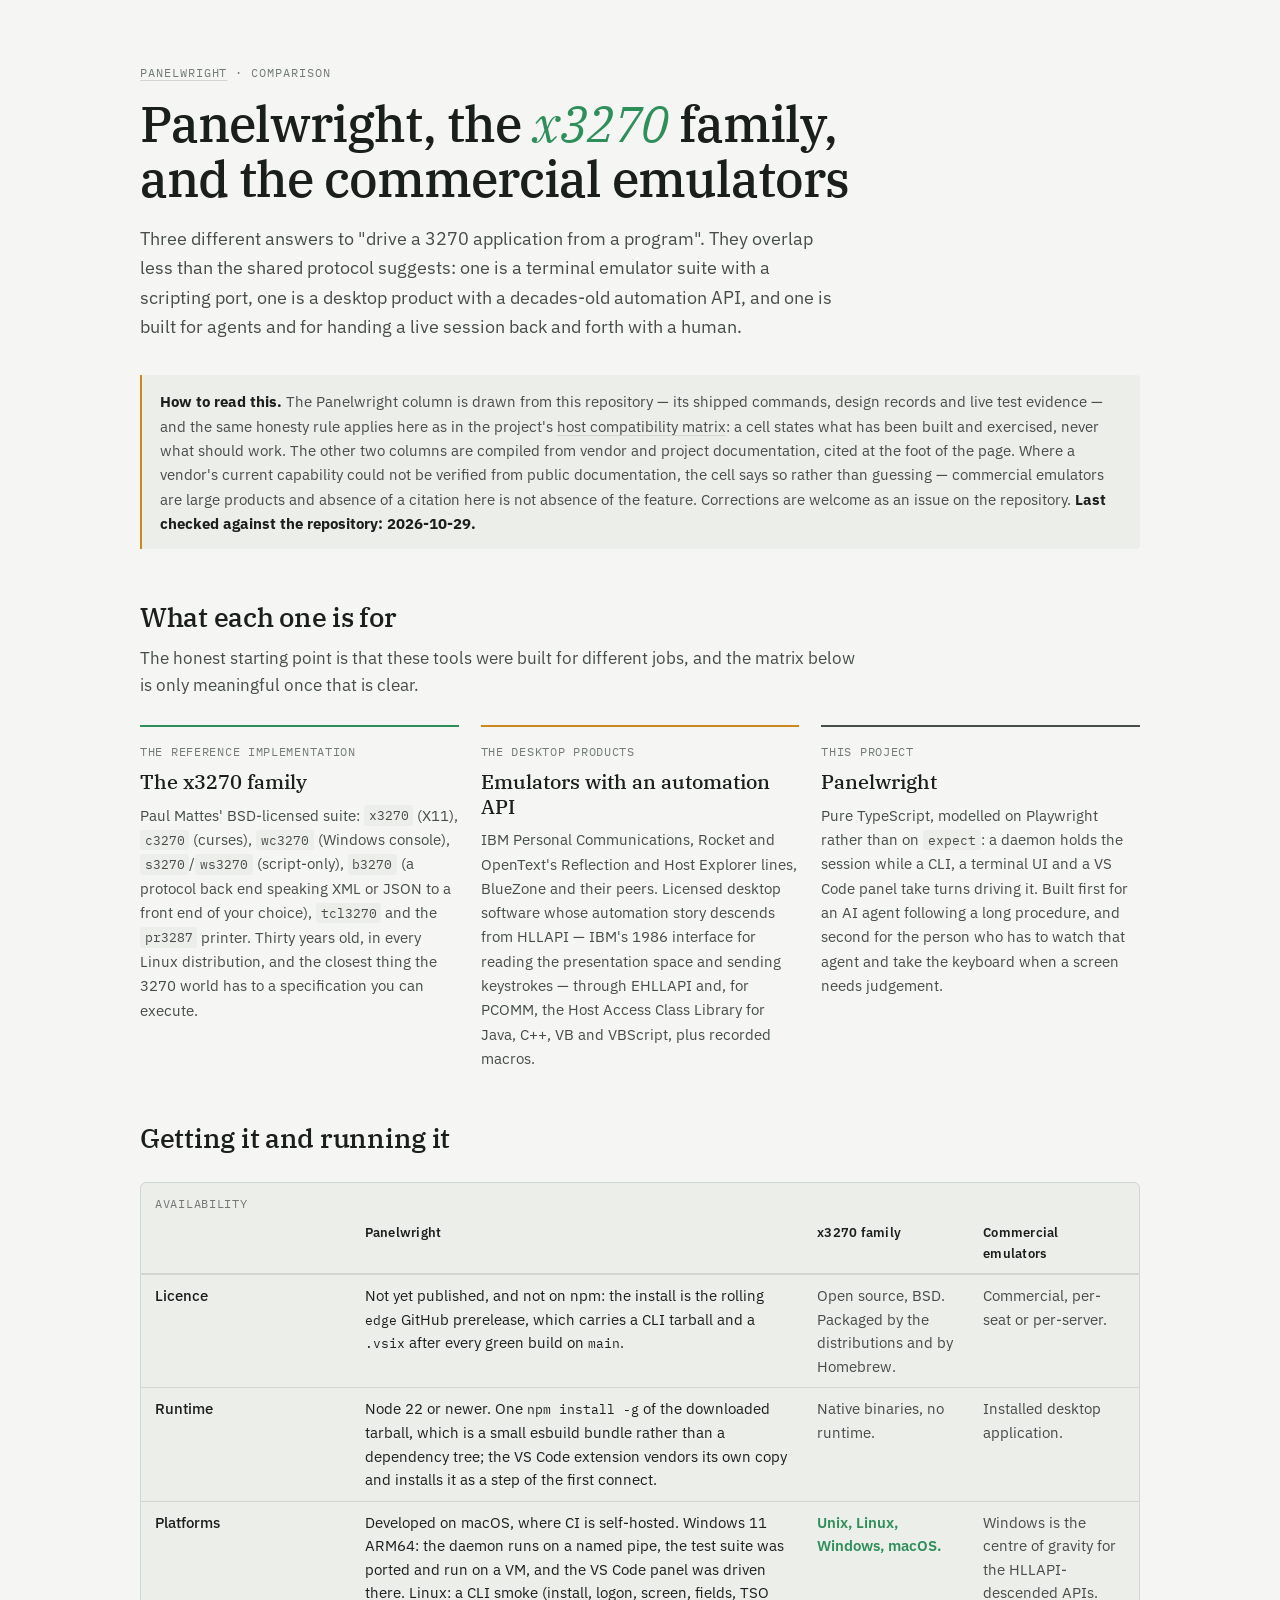
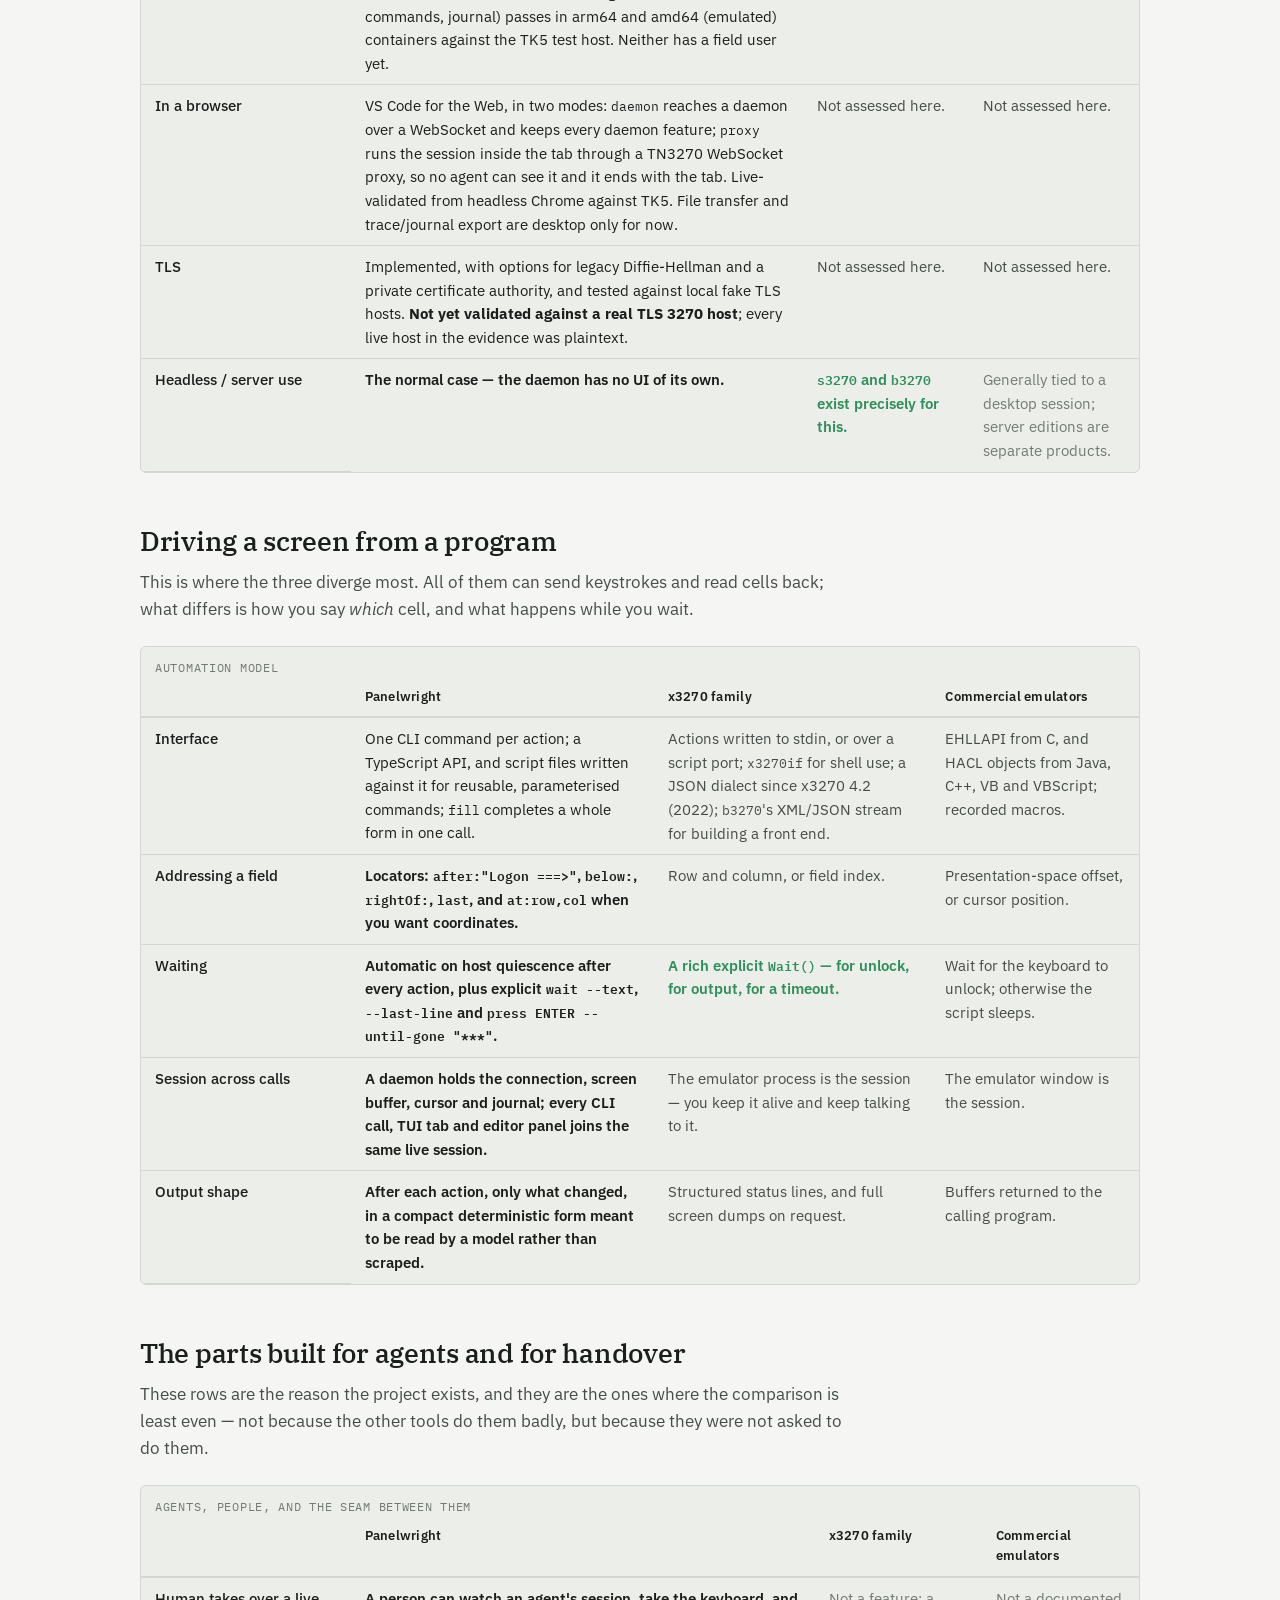
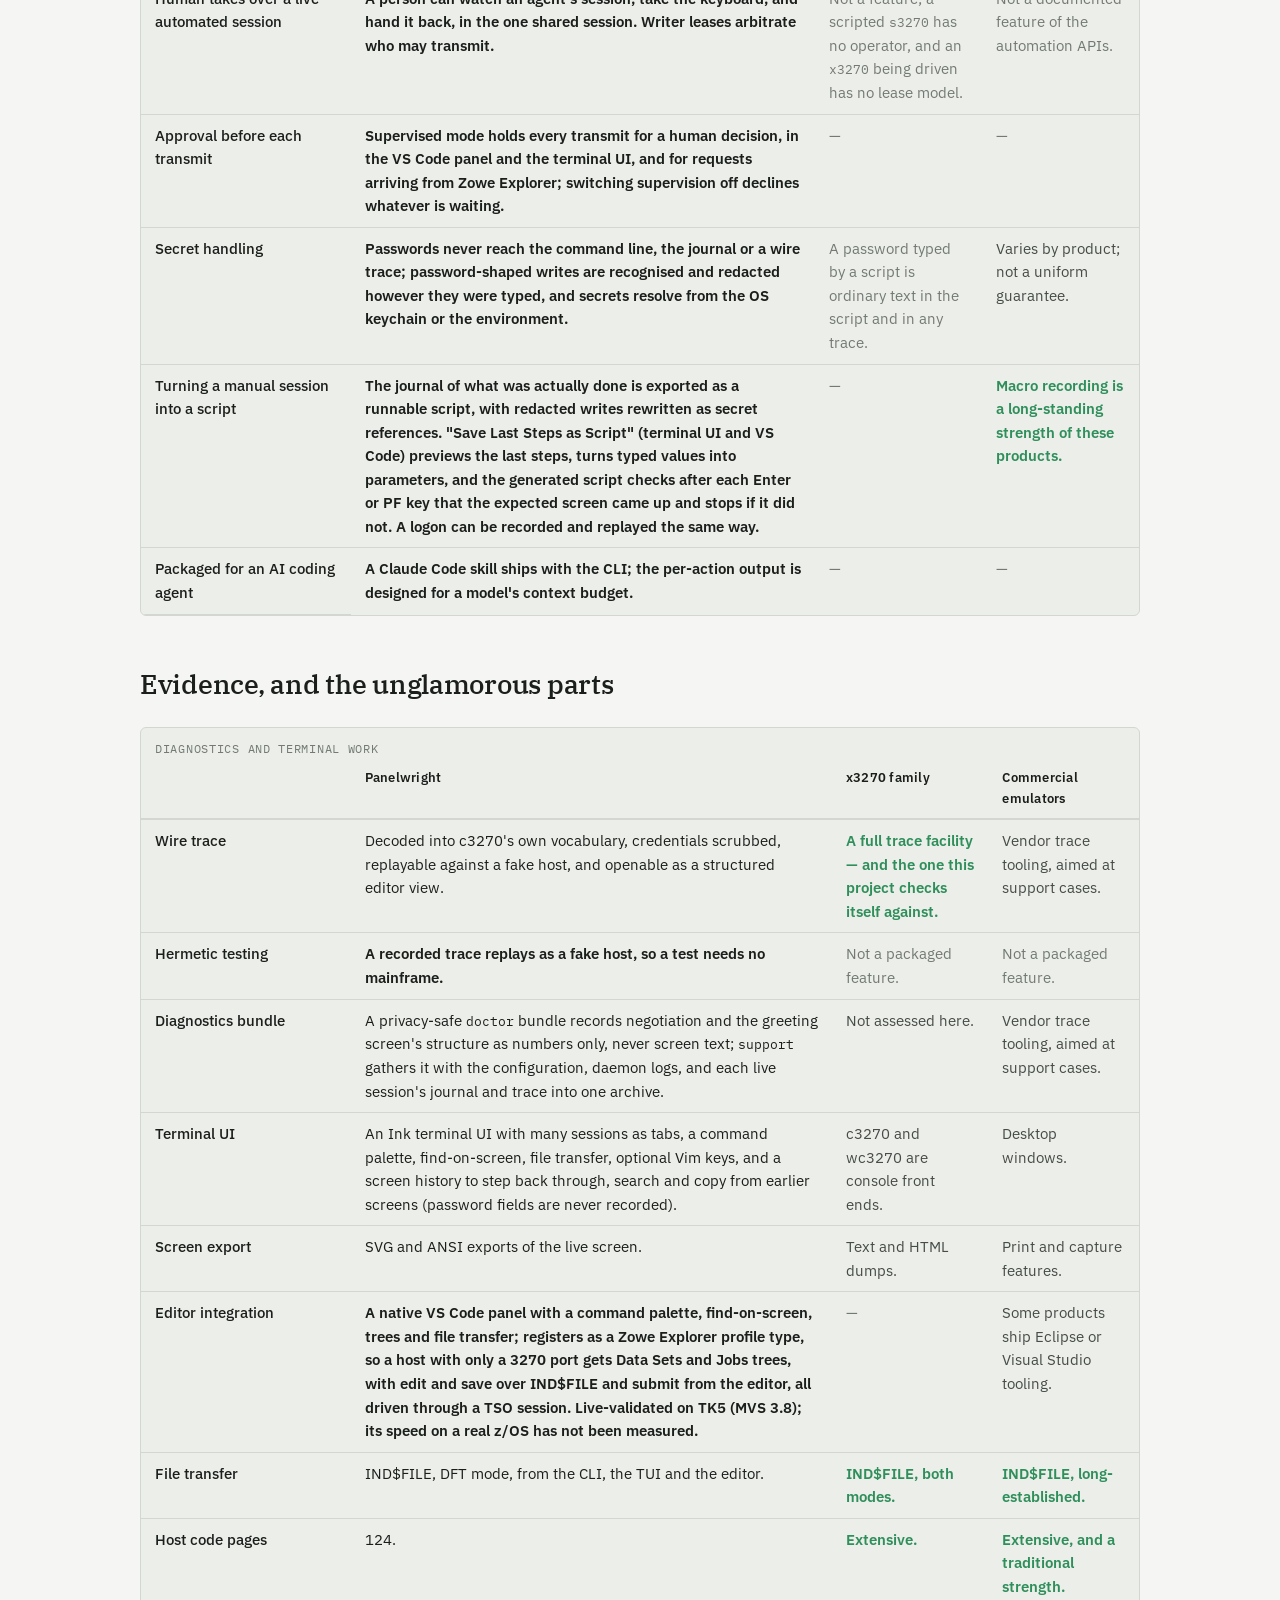
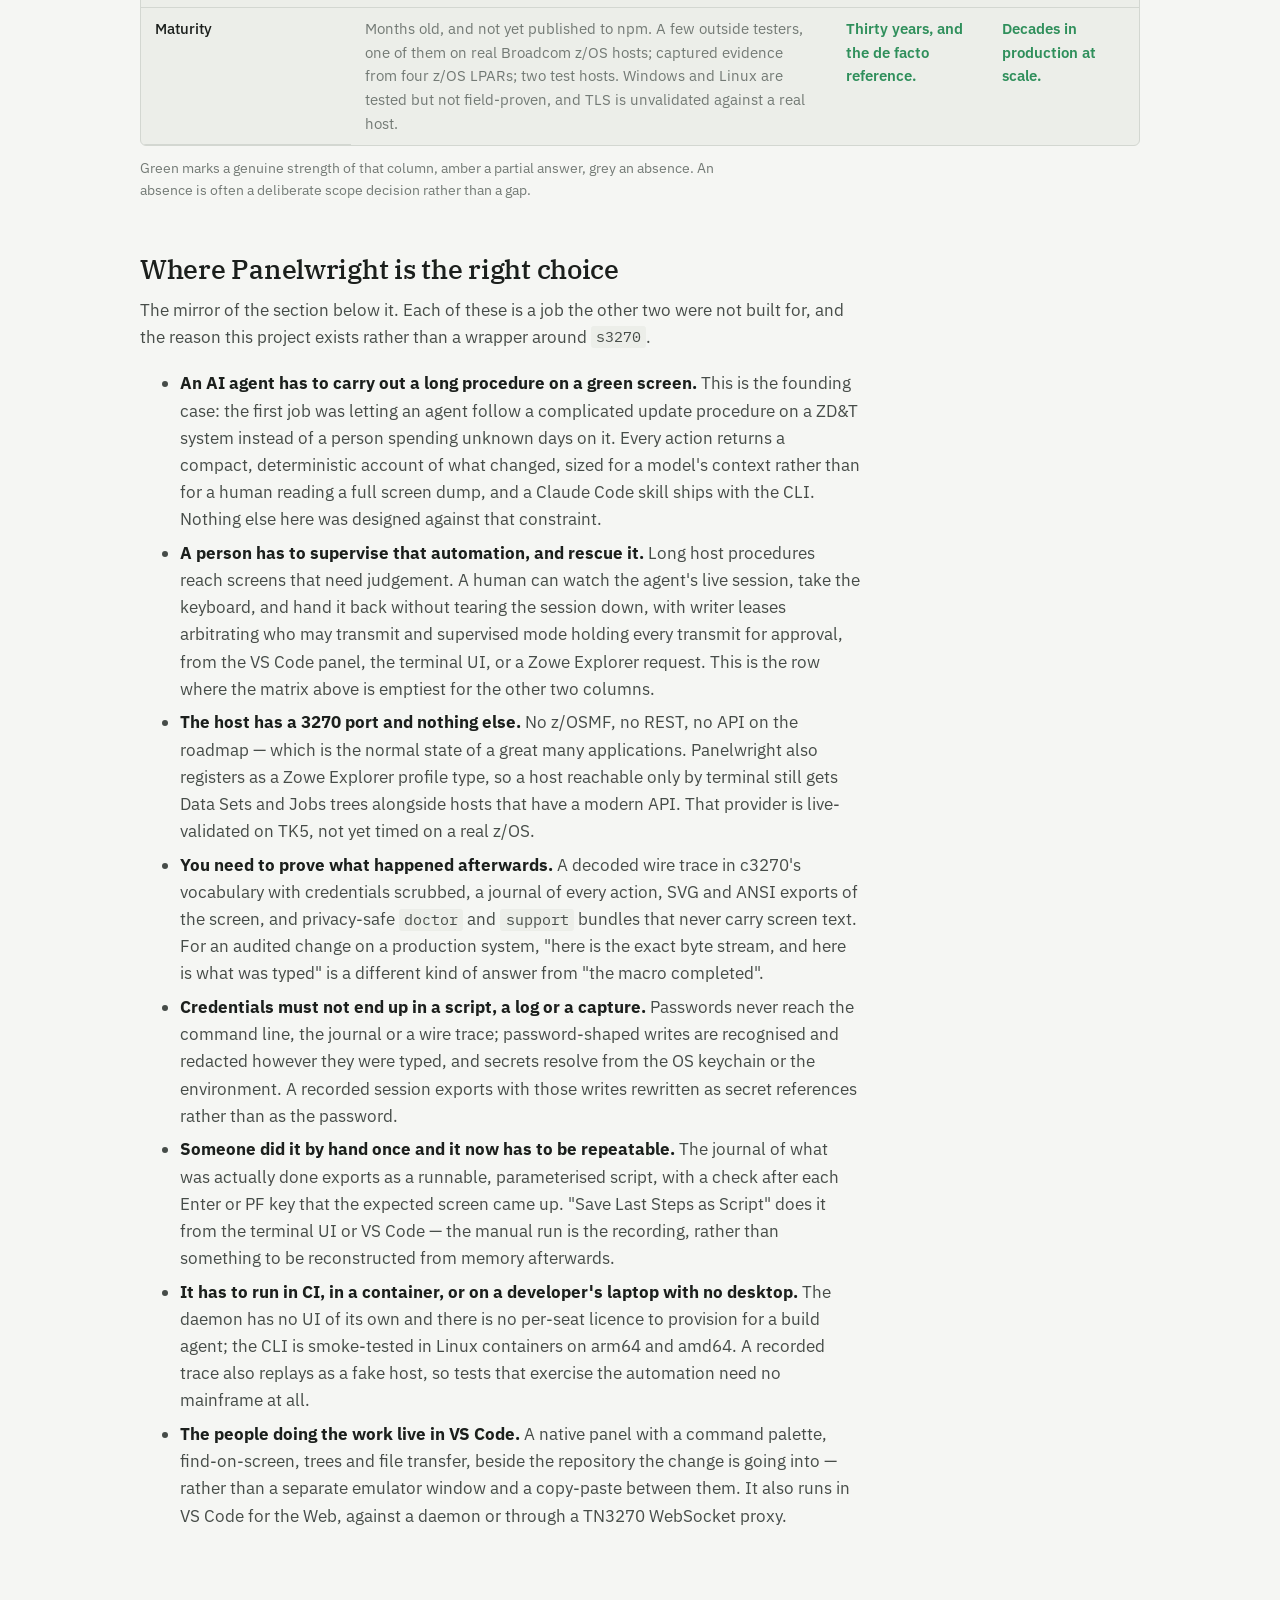
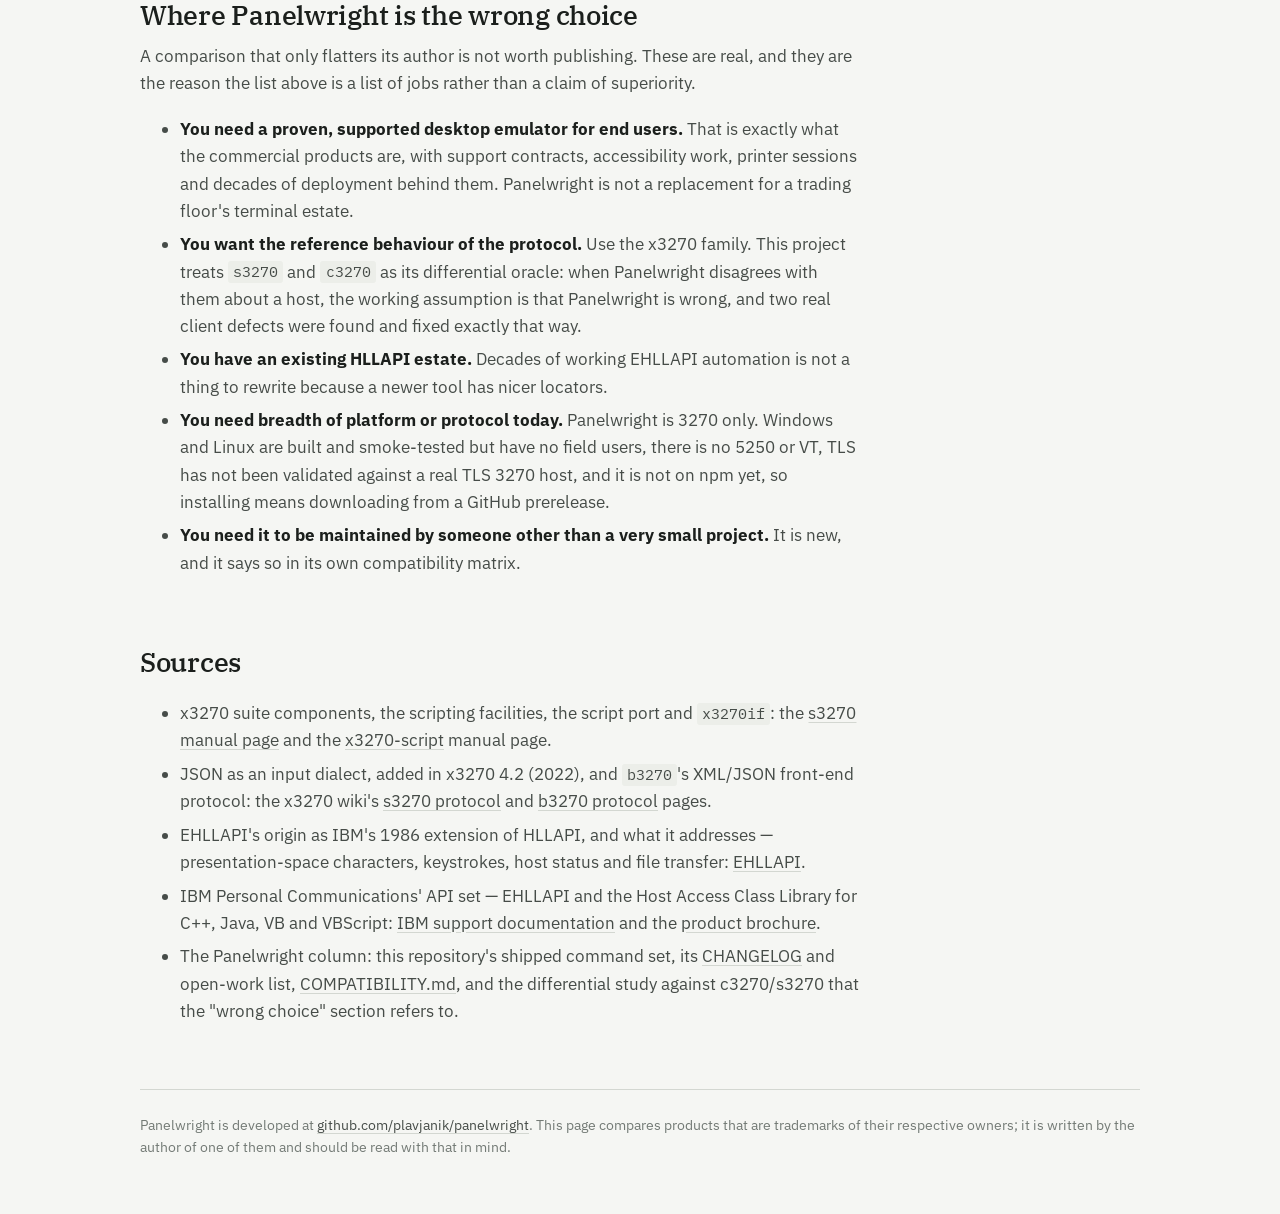
<file: compare.html>
<!doctype html>
<html lang="en">
<head>
<meta charset="utf-8">
<meta name="viewport" content="width=device-width,initial-scale=1">
<title>Panelwright compared</title>
<meta name="description" content="How Panelwright compares with the x3270 family and the commercial host emulators: a feature matrix, what each one is actually for, and where Panelwright is the weaker choice.">
<link rel="preconnect" href="https://fonts.googleapis.com">
<link rel="stylesheet" href="https://fonts.googleapis.com/css2?family=IBM+Plex+Serif:ital,wght@0,400;0,500;1,400&family=IBM+Plex+Sans:wght@400;500;600&family=IBM+Plex+Mono:wght@400;500&display=swap">
<style>
:root{--bg:#f5f6f3;--bg2:#eceee9;--ink:#1b1f1c;--ink2:#464c48;--mute:#737a75;--line:#d3d7d1;--agent:#2f8f5b;--human:#c98a1b;--screen:#0c1711;--phos:#7fdc9c;--phos2:#4f9d6c;--shadow:0 1px 2px rgba(20,30,24,.08),0 10px 28px rgba(20,30,24,.07)}
@media (prefers-color-scheme: dark){:root{--bg:#131614;--bg2:#1a1f1b;--ink:#e6e9e4;--ink2:#b6bcb6;--mute:#8a918b;--line:#2c332e;--agent:#3ea86b;--human:#c4861c;--shadow:0 1px 2px rgba(0,0,0,.4),0 10px 28px rgba(0,0,0,.35)}}
*{box-sizing:border-box}
body{margin:0;background:var(--bg);color:var(--ink);font-family:"IBM Plex Sans",system-ui,-apple-system,"Segoe UI",Helvetica,Arial,sans-serif;font-size:17px;line-height:1.6;-webkit-font-smoothing:antialiased}
a{color:inherit;text-decoration:underline;text-decoration-color:var(--line);text-underline-offset:3px}
a:hover{text-decoration-color:var(--ink2)}
:focus-visible{outline:2px solid var(--agent);outline-offset:2px}
.wrap{max-width:1040px;margin:0 auto;padding:0 20px}
header{padding:64px 0 8px}
.eyebrow{font-family:"IBM Plex Mono",ui-monospace,Menlo,monospace;font-size:.74rem;letter-spacing:.08em;text-transform:uppercase;color:var(--mute);margin:0 0 .9rem}
.eyebrow a{color:var(--mute)}
h1{font-family:"IBM Plex Serif",Georgia,serif;font-weight:500;font-size:clamp(2.1rem,4.4vw,3.1rem);letter-spacing:-.02em;line-height:1.1;margin:0;text-wrap:balance}
h1 em{font-style:italic;font-weight:400;color:var(--agent)}
.lede{font-size:1.15rem;color:var(--ink2);max-width:64ch;margin:1.1rem 0 0}
section{padding:46px 0 0}
h2.sec{font-family:"IBM Plex Serif",Georgia,serif;font-weight:500;font-size:1.7rem;margin:0 0 .4rem;letter-spacing:-.01em}
p.sub{color:var(--ink2);margin:0 0 1.2rem;max-width:72ch}
p{max-width:72ch}
.note{background:var(--bg2);border-left:2px solid var(--human);padding:14px 18px;margin:1.6rem 0 0;font-size:.95rem;color:var(--ink2);border-radius:0 4px 4px 0}
.note strong{color:var(--ink)}
.fam{display:grid;grid-template-columns:repeat(auto-fit,minmax(270px,1fr));gap:22px;margin:1.6rem 0 0}
.card{border-top:2px solid var(--line);padding-top:1rem;display:flex;flex-direction:column;gap:.5rem}
.card.a{border-top-color:var(--agent)}.card.b{border-top-color:var(--human)}.card.c{border-top-color:var(--ink2)}
.card .k{font-family:"IBM Plex Mono",ui-monospace,monospace;font-size:.74rem;letter-spacing:.06em;text-transform:uppercase;color:var(--mute)}
.card h3{font-family:"IBM Plex Serif",Georgia,serif;font-weight:500;font-size:1.28rem;line-height:1.2;margin:0}
.card p{margin:0;color:var(--ink2);font-size:.95rem}
.tscroll{overflow-x:auto;margin:1.4rem 0 0;border:1px solid var(--line);border-radius:6px;background:var(--bg2)}
table{border-collapse:collapse;width:100%;min-width:720px;font-size:.92rem}
caption{text-align:left;font-family:"IBM Plex Mono",ui-monospace,monospace;font-size:.74rem;letter-spacing:.06em;text-transform:uppercase;color:var(--mute);padding:12px 14px 0}
th,td{text-align:left;vertical-align:top;padding:9px 14px;border-bottom:1px solid var(--line)}
thead th{position:sticky;top:0;background:var(--bg2);font-weight:600;font-size:.8rem;letter-spacing:.02em;border-bottom:2px solid var(--line)}
tbody tr:last-child td{border-bottom:none}
th.rowh{font-weight:500;color:var(--ink);width:21%}
td{color:var(--ink2)}
td.pw{color:var(--ink)}
.y{color:var(--agent);font-weight:600}
.n{color:var(--mute)}
.p{color:var(--human);font-weight:600}
code{font-family:"IBM Plex Mono",ui-monospace,monospace;font-size:.88em;background:var(--bg2);padding:.1em .35em;border-radius:3px}
.tscroll code{background:transparent;padding:0}
ul{max-width:72ch;color:var(--ink2)}
li{margin:.4rem 0}
li strong{color:var(--ink)}
.legend{font-size:.86rem;color:var(--mute);margin:.7rem 0 0}
footer{margin-top:64px;padding:24px 0 56px;border-top:1px solid var(--line);font-size:.86rem;color:var(--mute)}
footer a{color:var(--ink2)}
</style>
</head>
<body>
<div class="wrap">
<header>
  <p class="eyebrow"><a href="index.html">Panelwright</a> · Comparison</p>
  <h1>Panelwright, the <em>x3270</em> family, and the commercial emulators</h1>
  <p class="lede">Three different answers to "drive a 3270 application from a program". They overlap less than the shared protocol suggests: one is a terminal emulator suite with a scripting port, one is a desktop product with a decades-old automation API, and one is built for agents and for handing a live session back and forth with a human.</p>
</header>

<div class="note">
  <strong>How to read this.</strong> The Panelwright column is drawn from this repository — its shipped commands, design records and live test evidence — and the same honesty rule applies here as in the project's <a href="https://github.com/plavjanik/panelwright/blob/main/docs/COMPATIBILITY.md">host compatibility matrix</a>: a cell states what has been built and exercised, never what should work. The other two columns are compiled from vendor and project documentation, cited at the foot of the page. Where a vendor's current capability could not be verified from public documentation, the cell says so rather than guessing — commercial emulators are large products and absence of a citation here is not absence of the feature. Corrections are welcome as an issue on the repository. <strong>Last checked against the repository: 2026-10-29.</strong>
</div>

<section>
  <h2 class="sec">What each one is for</h2>
  <p class="sub">The honest starting point is that these tools were built for different jobs, and the matrix below is only meaningful once that is clear.</p>
  <div class="fam">
    <div class="card a">
      <div class="k">The reference implementation</div>
      <h3>The x3270 family</h3>
      <p>Paul Mattes' BSD-licensed suite: <code>x3270</code> (X11), <code>c3270</code> (curses), <code>wc3270</code> (Windows console), <code>s3270</code>/<code>ws3270</code> (script-only), <code>b3270</code> (a protocol back end speaking XML or JSON to a front end of your choice), <code>tcl3270</code> and the <code>pr3287</code> printer. Thirty years old, in every Linux distribution, and the closest thing the 3270 world has to a specification you can execute.</p>
    </div>
    <div class="card b">
      <div class="k">The desktop products</div>
      <h3>Emulators with an automation API</h3>
      <p>IBM Personal Communications, Rocket and OpenText's Reflection and Host Explorer lines, BlueZone and their peers. Licensed desktop software whose automation story descends from HLLAPI — IBM's 1986 interface for reading the presentation space and sending keystrokes — through EHLLAPI and, for PCOMM, the Host Access Class Library for Java, C++, VB and VBScript, plus recorded macros.</p>
    </div>
    <div class="card c">
      <div class="k">This project</div>
      <h3>Panelwright</h3>
      <p>Pure TypeScript, modelled on Playwright rather than on <code>expect</code>: a daemon holds the session while a CLI, a terminal UI and a VS Code panel take turns driving it. Built first for an AI agent following a long procedure, and second for the person who has to watch that agent and take the keyboard when a screen needs judgement.</p>
    </div>
  </div>
</section>

<section>
  <h2 class="sec">Getting it and running it</h2>
  <div class="tscroll">
  <table>
    <caption>Availability</caption>
    <thead><tr><th class="rowh">&nbsp;</th><th>Panelwright</th><th>x3270 family</th><th>Commercial emulators</th></tr></thead>
    <tbody>
      <tr><th class="rowh">Licence</th><td class="pw">Not yet published, and not on npm: the install is the rolling <code>edge</code> GitHub prerelease, which carries a CLI tarball and a <code>.vsix</code> after every green build on <code>main</code>.</td><td>Open source, BSD. Packaged by the distributions and by Homebrew.</td><td>Commercial, per-seat or per-server.</td></tr>
      <tr><th class="rowh">Runtime</th><td class="pw">Node 22 or newer. One <code>npm install -g</code> of the downloaded tarball, which is a small esbuild bundle rather than a dependency tree; the VS Code extension vendors its own copy and installs it as a step of the first connect.</td><td>Native binaries, no runtime.</td><td>Installed desktop application.</td></tr>
      <tr><th class="rowh">Platforms</th><td class="pw">Developed on macOS, where CI is self-hosted. Windows 11 ARM64: the daemon runs on a named pipe, the test suite was ported and run on a VM, and the VS Code panel was driven there. Linux: a CLI smoke (install, logon, screen, fields, TSO commands, journal) passes in arm64 and amd64 (emulated) containers against the TK5 test host. Neither has a field user yet.</td><td class="y">Unix, Linux, Windows, macOS.</td><td>Windows is the centre of gravity for the HLLAPI-descended APIs.</td></tr>
      <tr><th class="rowh">In a browser</th><td class="pw">VS Code for the Web, in two modes: <code>daemon</code> reaches a daemon over a WebSocket and keeps every daemon feature; <code>proxy</code> runs the session inside the tab through a TN3270 WebSocket proxy, so no agent can see it and it ends with the tab. Live-validated from headless Chrome against TK5. File transfer and trace/journal export are desktop only for now.</td><td>Not assessed here.</td><td>Not assessed here.</td></tr>
      <tr><th class="rowh">TLS</th><td class="pw">Implemented, with options for legacy Diffie-Hellman and a private certificate authority, and tested against local fake TLS hosts. <strong>Not yet validated against a real TLS 3270 host</strong>; every live host in the evidence was plaintext.</td><td>Not assessed here.</td><td>Not assessed here.</td></tr>
      <tr><th class="rowh">Headless / server use</th><td class="pw y">The normal case — the daemon has no UI of its own.</td><td class="y"><code>s3270</code> and <code>b3270</code> exist precisely for this.</td><td class="n">Generally tied to a desktop session; server editions are separate products.</td></tr>
    </tbody>
  </table>
  </div>
</section>

<section>
  <h2 class="sec">Driving a screen from a program</h2>
  <p class="sub">This is where the three diverge most. All of them can send keystrokes and read cells back; what differs is how you say <em>which</em> cell, and what happens while you wait.</p>
  <div class="tscroll">
  <table>
    <caption>Automation model</caption>
    <thead><tr><th class="rowh">&nbsp;</th><th>Panelwright</th><th>x3270 family</th><th>Commercial emulators</th></tr></thead>
    <tbody>
      <tr><th class="rowh">Interface</th><td class="pw">One CLI command per action; a TypeScript API, and script files written against it for reusable, parameterised commands; <code>fill</code> completes a whole form in one call.</td><td>Actions written to stdin, or over a script port; <code>x3270if</code> for shell use; a JSON dialect since x3270 4.2 (2022); <code>b3270</code>'s XML/JSON stream for building a front end.</td><td>EHLLAPI from C, and HACL objects from Java, C++, VB and VBScript; recorded macros.</td></tr>
      <tr><th class="rowh">Addressing a field</th><td class="pw y">Locators: <code>after:"Logon ===&gt;"</code>, <code>below:</code>, <code>rightOf:</code>, <code>last</code>, and <code>at:row,col</code> when you want coordinates.</td><td>Row and column, or field index.</td><td>Presentation-space offset, or cursor position.</td></tr>
      <tr><th class="rowh">Waiting</th><td class="pw y">Automatic on host quiescence after every action, plus explicit <code>wait --text</code>, <code>--last-line</code> and <code>press ENTER --until-gone "***"</code>.</td><td class="y">A rich explicit <code>Wait()</code> — for unlock, for output, for a timeout.</td><td>Wait for the keyboard to unlock; otherwise the script sleeps.</td></tr>
      <tr><th class="rowh">Session across calls</th><td class="pw y">A daemon holds the connection, screen buffer, cursor and journal; every CLI call, TUI tab and editor panel joins the same live session.</td><td>The emulator process is the session — you keep it alive and keep talking to it.</td><td>The emulator window is the session.</td></tr>
      <tr><th class="rowh">Output shape</th><td class="pw y">After each action, only what changed, in a compact deterministic form meant to be read by a model rather than scraped.</td><td>Structured status lines, and full screen dumps on request.</td><td>Buffers returned to the calling program.</td></tr>
    </tbody>
  </table>
  </div>
</section>

<section>
  <h2 class="sec">The parts built for agents and for handover</h2>
  <p class="sub">These rows are the reason the project exists, and they are the ones where the comparison is least even — not because the other tools do them badly, but because they were not asked to do them.</p>
  <div class="tscroll">
  <table>
    <caption>Agents, people, and the seam between them</caption>
    <thead><tr><th class="rowh">&nbsp;</th><th>Panelwright</th><th>x3270 family</th><th>Commercial emulators</th></tr></thead>
    <tbody>
      <tr><th class="rowh">Human takes over a live automated session</th><td class="pw y">A person can watch an agent's session, take the keyboard, and hand it back, in the one shared session. Writer leases arbitrate who may transmit.</td><td class="n">Not a feature; a scripted <code>s3270</code> has no operator, and an <code>x3270</code> being driven has no lease model.</td><td class="n">Not a documented feature of the automation APIs.</td></tr>
      <tr><th class="rowh">Approval before each transmit</th><td class="pw y">Supervised mode holds every transmit for a human decision, in the VS Code panel and the terminal UI, and for requests arriving from Zowe Explorer; switching supervision off declines whatever is waiting.</td><td class="n">—</td><td class="n">—</td></tr>
      <tr><th class="rowh">Secret handling</th><td class="pw y">Passwords never reach the command line, the journal or a wire trace; password-shaped writes are recognised and redacted however they were typed, and secrets resolve from the OS keychain or the environment.</td><td class="n">A password typed by a script is ordinary text in the script and in any trace.</td><td>Varies by product; not a uniform guarantee.</td></tr>
      <tr><th class="rowh">Turning a manual session into a script</th><td class="pw y">The journal of what was actually done is exported as a runnable script, with redacted writes rewritten as secret references. "Save Last Steps as Script" (terminal UI and VS Code) previews the last steps, turns typed values into parameters, and the generated script checks after each Enter or PF key that the expected screen came up and stops if it did not. A logon can be recorded and replayed the same way.</td><td class="n">—</td><td class="y">Macro recording is a long-standing strength of these products.</td></tr>
      <tr><th class="rowh">Packaged for an AI coding agent</th><td class="pw y">A Claude Code skill ships with the CLI; the per-action output is designed for a model's context budget.</td><td class="n">—</td><td class="n">—</td></tr>
    </tbody>
  </table>
  </div>
</section>

<section>
  <h2 class="sec">Evidence, and the unglamorous parts</h2>
  <div class="tscroll">
  <table>
    <caption>Diagnostics and terminal work</caption>
    <thead><tr><th class="rowh">&nbsp;</th><th>Panelwright</th><th>x3270 family</th><th>Commercial emulators</th></tr></thead>
    <tbody>
      <tr><th class="rowh">Wire trace</th><td class="pw">Decoded into c3270's own vocabulary, credentials scrubbed, replayable against a fake host, and openable as a structured editor view.</td><td class="y">A full trace facility — and the one this project checks itself against.</td><td>Vendor trace tooling, aimed at support cases.</td></tr>
      <tr><th class="rowh">Hermetic testing</th><td class="pw y">A recorded trace replays as a fake host, so a test needs no mainframe.</td><td class="n">Not a packaged feature.</td><td class="n">Not a packaged feature.</td></tr>
      <tr><th class="rowh">Diagnostics bundle</th><td class="pw">A privacy-safe <code>doctor</code> bundle records negotiation and the greeting screen's structure as numbers only, never screen text; <code>support</code> gathers it with the configuration, daemon logs, and each live session's journal and trace into one archive.</td><td>Not assessed here.</td><td>Vendor trace tooling, aimed at support cases.</td></tr>
      <tr><th class="rowh">Terminal UI</th><td class="pw">An Ink terminal UI with many sessions as tabs, a command palette, find-on-screen, file transfer, optional Vim keys, and a screen history to step back through, search and copy from earlier screens (password fields are never recorded).</td><td>c3270 and wc3270 are console front ends.</td><td>Desktop windows.</td></tr>
      <tr><th class="rowh">Screen export</th><td class="pw">SVG and ANSI exports of the live screen.</td><td>Text and HTML dumps.</td><td>Print and capture features.</td></tr>
      <tr><th class="rowh">Editor integration</th><td class="pw y">A native VS Code panel with a command palette, find-on-screen, trees and file transfer; registers as a Zowe Explorer profile type, so a host with only a 3270 port gets Data Sets and Jobs trees, with edit and save over IND$FILE and submit from the editor, all driven through a TSO session. Live-validated on TK5 (MVS 3.8); its speed on a real z/OS has not been measured.</td><td class="n">—</td><td>Some products ship Eclipse or Visual Studio tooling.</td></tr>
      <tr><th class="rowh">File transfer</th><td class="pw">IND$FILE, DFT mode, from the CLI, the TUI and the editor.</td><td class="y">IND$FILE, both modes.</td><td class="y">IND$FILE, long-established.</td></tr>
      <tr><th class="rowh">Host code pages</th><td class="pw">124.</td><td class="y">Extensive.</td><td class="y">Extensive, and a traditional strength.</td></tr>
      <tr><th class="rowh">Maturity</th><td class="n">Months old, and not yet published to npm. A few outside testers, one of them on real Broadcom z/OS hosts; captured evidence from four z/OS LPARs; two test hosts. Windows and Linux are tested but not field-proven, and TLS is unvalidated against a real host.</td><td class="y">Thirty years, and the de facto reference.</td><td class="y">Decades in production at scale.</td></tr>
    </tbody>
  </table>
  </div>
  <p class="legend">Green marks a genuine strength of that column, amber a partial answer, grey an absence. An absence is often a deliberate scope decision rather than a gap.</p>
</section>

<section>
  <h2 class="sec">Where Panelwright is the right choice</h2>
  <p class="sub">The mirror of the section below it. Each of these is a job the other two were not built for, and the reason this project exists rather than a wrapper around <code>s3270</code>.</p>
  <ul>
    <li><strong>An AI agent has to carry out a long procedure on a green screen.</strong> This is the founding case: the first job was letting an agent follow a complicated update procedure on a ZD&amp;T system instead of a person spending unknown days on it. Every action returns a compact, deterministic account of what changed, sized for a model's context rather than for a human reading a full screen dump, and a Claude Code skill ships with the CLI. Nothing else here was designed against that constraint.</li>
    <li><strong>A person has to supervise that automation, and rescue it.</strong> Long host procedures reach screens that need judgement. A human can watch the agent's live session, take the keyboard, and hand it back without tearing the session down, with writer leases arbitrating who may transmit and supervised mode holding every transmit for approval, from the VS Code panel, the terminal UI, or a Zowe Explorer request. This is the row where the matrix above is emptiest for the other two columns.</li>
    <li><strong>The host has a 3270 port and nothing else.</strong> No z/OSMF, no REST, no API on the roadmap — which is the normal state of a great many applications. Panelwright also registers as a Zowe Explorer profile type, so a host reachable only by terminal still gets Data Sets and Jobs trees alongside hosts that have a modern API. That provider is live-validated on TK5, not yet timed on a real z/OS.</li>
    <li><strong>You need to prove what happened afterwards.</strong> A decoded wire trace in c3270's vocabulary with credentials scrubbed, a journal of every action, SVG and ANSI exports of the screen, and privacy-safe <code>doctor</code> and <code>support</code> bundles that never carry screen text. For an audited change on a production system, "here is the exact byte stream, and here is what was typed" is a different kind of answer from "the macro completed".</li>
    <li><strong>Credentials must not end up in a script, a log or a capture.</strong> Passwords never reach the command line, the journal or a wire trace; password-shaped writes are recognised and redacted however they were typed, and secrets resolve from the OS keychain or the environment. A recorded session exports with those writes rewritten as secret references rather than as the password.</li>
    <li><strong>Someone did it by hand once and it now has to be repeatable.</strong> The journal of what was actually done exports as a runnable, parameterised script, with a check after each Enter or PF key that the expected screen came up. "Save Last Steps as Script" does it from the terminal UI or VS Code — the manual run is the recording, rather than something to be reconstructed from memory afterwards.</li>
    <li><strong>It has to run in CI, in a container, or on a developer's laptop with no desktop.</strong> The daemon has no UI of its own and there is no per-seat licence to provision for a build agent; the CLI is smoke-tested in Linux containers on arm64 and amd64. A recorded trace also replays as a fake host, so tests that exercise the automation need no mainframe at all.</li>
    <li><strong>The people doing the work live in VS Code.</strong> A native panel with a command palette, find-on-screen, trees and file transfer, beside the repository the change is going into — rather than a separate emulator window and a copy-paste between them. It also runs in VS Code for the Web, against a daemon or through a TN3270 WebSocket proxy.</li>
  </ul>
</section>

<section>
  <h2 class="sec">Where Panelwright is the wrong choice</h2>
  <p class="sub">A comparison that only flatters its author is not worth publishing. These are real, and they are the reason the list above is a list of jobs rather than a claim of superiority.</p>
  <ul>
    <li><strong>You need a proven, supported desktop emulator for end users.</strong> That is exactly what the commercial products are, with support contracts, accessibility work, printer sessions and decades of deployment behind them. Panelwright is not a replacement for a trading floor's terminal estate.</li>
    <li><strong>You want the reference behaviour of the protocol.</strong> Use the x3270 family. This project treats <code>s3270</code> and <code>c3270</code> as its differential oracle: when Panelwright disagrees with them about a host, the working assumption is that Panelwright is wrong, and two real client defects were found and fixed exactly that way.</li>
    <li><strong>You have an existing HLLAPI estate.</strong> Decades of working EHLLAPI automation is not a thing to rewrite because a newer tool has nicer locators.</li>
    <li><strong>You need breadth of platform or protocol today.</strong> Panelwright is 3270 only. Windows and Linux are built and smoke-tested but have no field users, there is no 5250 or VT, TLS has not been validated against a real TLS 3270 host, and it is not on npm yet, so installing means downloading from a GitHub prerelease.</li>
    <li><strong>You need it to be maintained by someone other than a very small project.</strong> It is new, and it says so in its own compatibility matrix.</li>
  </ul>
</section>

<section>
  <h2 class="sec">Sources</h2>
  <ul>
    <li>x3270 suite components, the scripting facilities, the script port and <code>x3270if</code>: the <a href="https://x3270.bgp.nu/s3270-man.html">s3270 manual page</a> and the <a href="https://manpages.ubuntu.com/manpages/bionic/man1/x3270-script.1.html">x3270-script</a> manual page.</li>
    <li>JSON as an input dialect, added in x3270 4.2 (2022), and <code>b3270</code>'s XML/JSON front-end protocol: the x3270 wiki's <a href="https://x3270.miraheze.org/wiki/S3270_protocol">s3270 protocol</a> and <a href="https://x3270.miraheze.org/wiki/B3270_protocol">b3270 protocol</a> pages.</li>
    <li>EHLLAPI's origin as IBM's 1986 extension of HLLAPI, and what it addresses — presentation-space characters, keystrokes, host status and file transfer: <a href="https://en.wikipedia.org/wiki/EHLLAPI">EHLLAPI</a>.</li>
    <li>IBM Personal Communications' API set — EHLLAPI and the Host Access Class Library for C++, Java, VB and VBScript: <a href="https://www.ibm.com/support/pages/data-collection-personal-communications-ehllapi-or-hacl-application-problems">IBM support documentation</a> and the <a href="https://public.dhe.ibm.com/software/network/pcomm/brochures/3475-07.pdf">product brochure</a>.</li>
    <li>The Panelwright column: this repository's shipped command set, its <a href="https://github.com/plavjanik/panelwright/blob/main/CHANGELOG.md">CHANGELOG</a> and open-work list, <a href="https://github.com/plavjanik/panelwright/blob/main/docs/COMPATIBILITY.md">COMPATIBILITY.md</a>, and the differential study against c3270/s3270 that the "wrong choice" section refers to.</li>
  </ul>
</section>

<footer>
  Panelwright is developed at <a href="https://github.com/plavjanik/panelwright">github.com/plavjanik/panelwright</a>. This page compares products that are trademarks of their respective owners; it is written by the author of one of them and should be read with that in mind.
</footer>
</div>
</body>
</html>
</file>
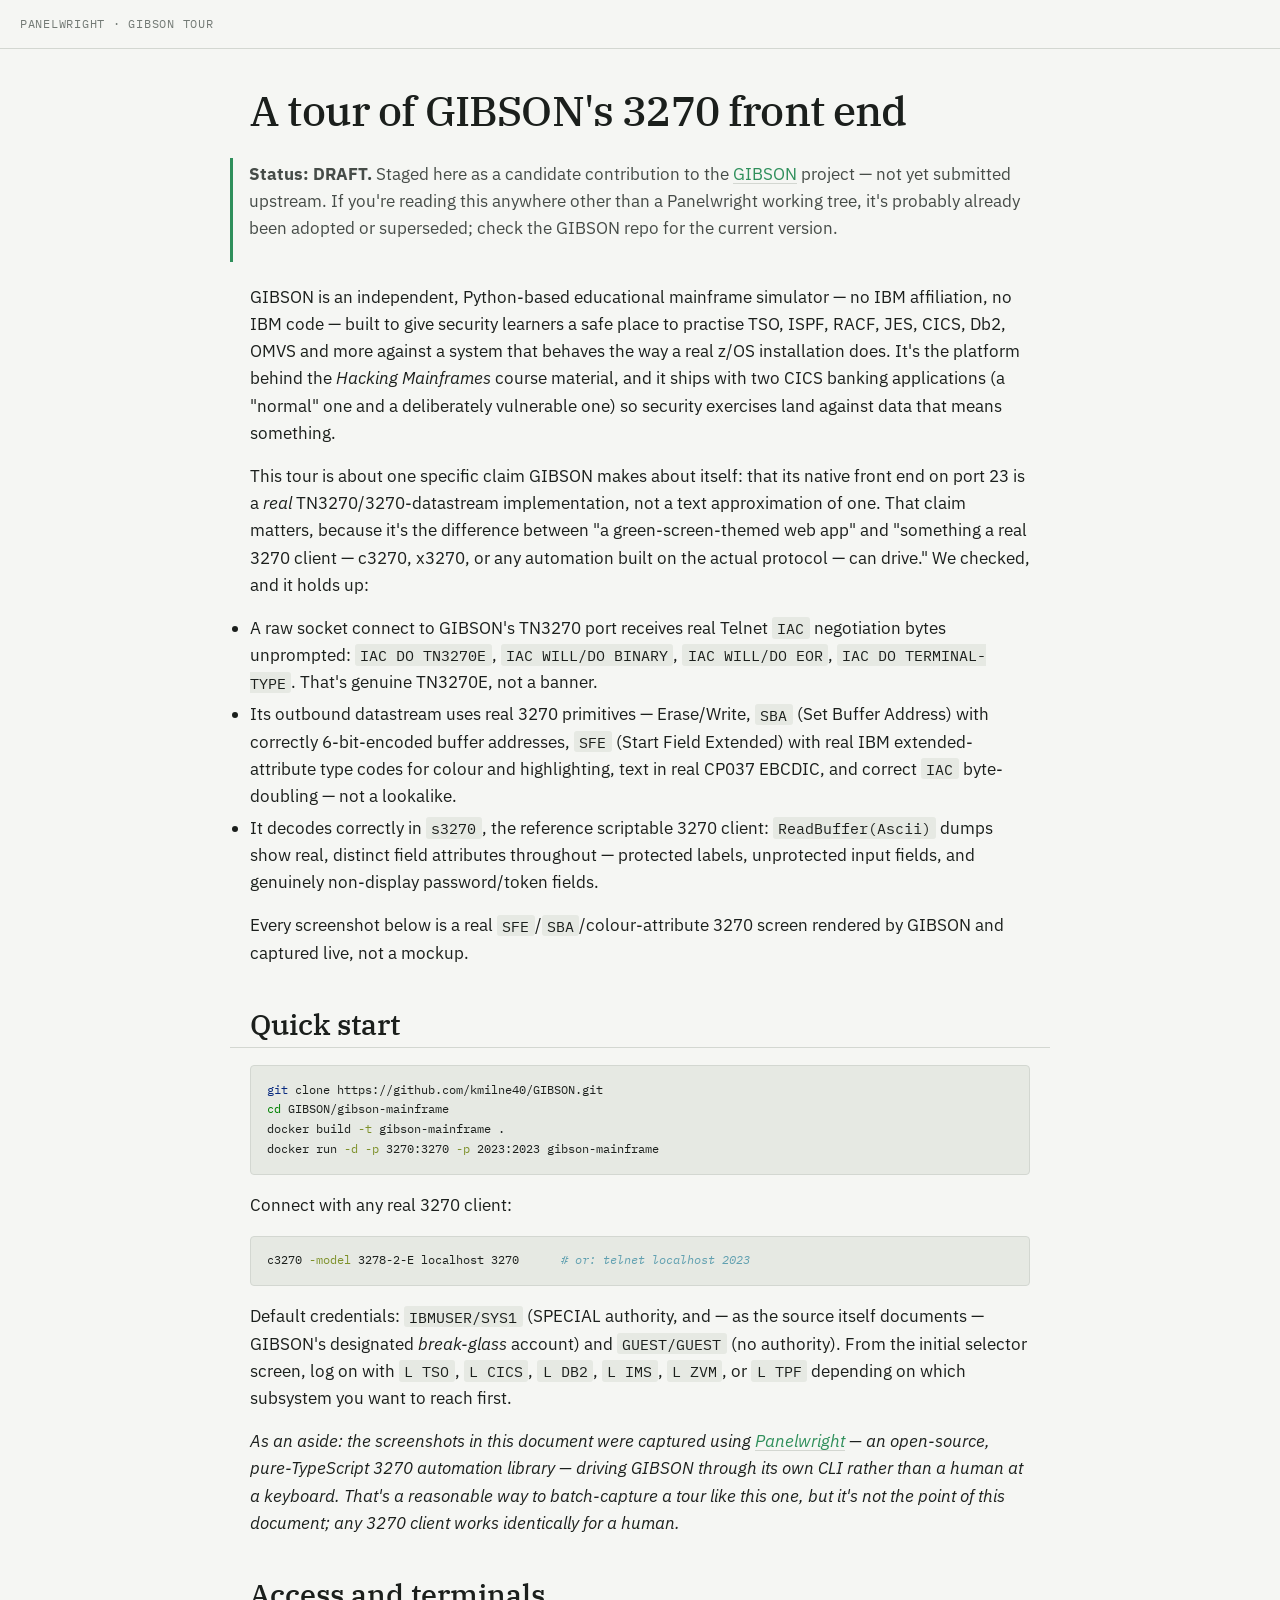
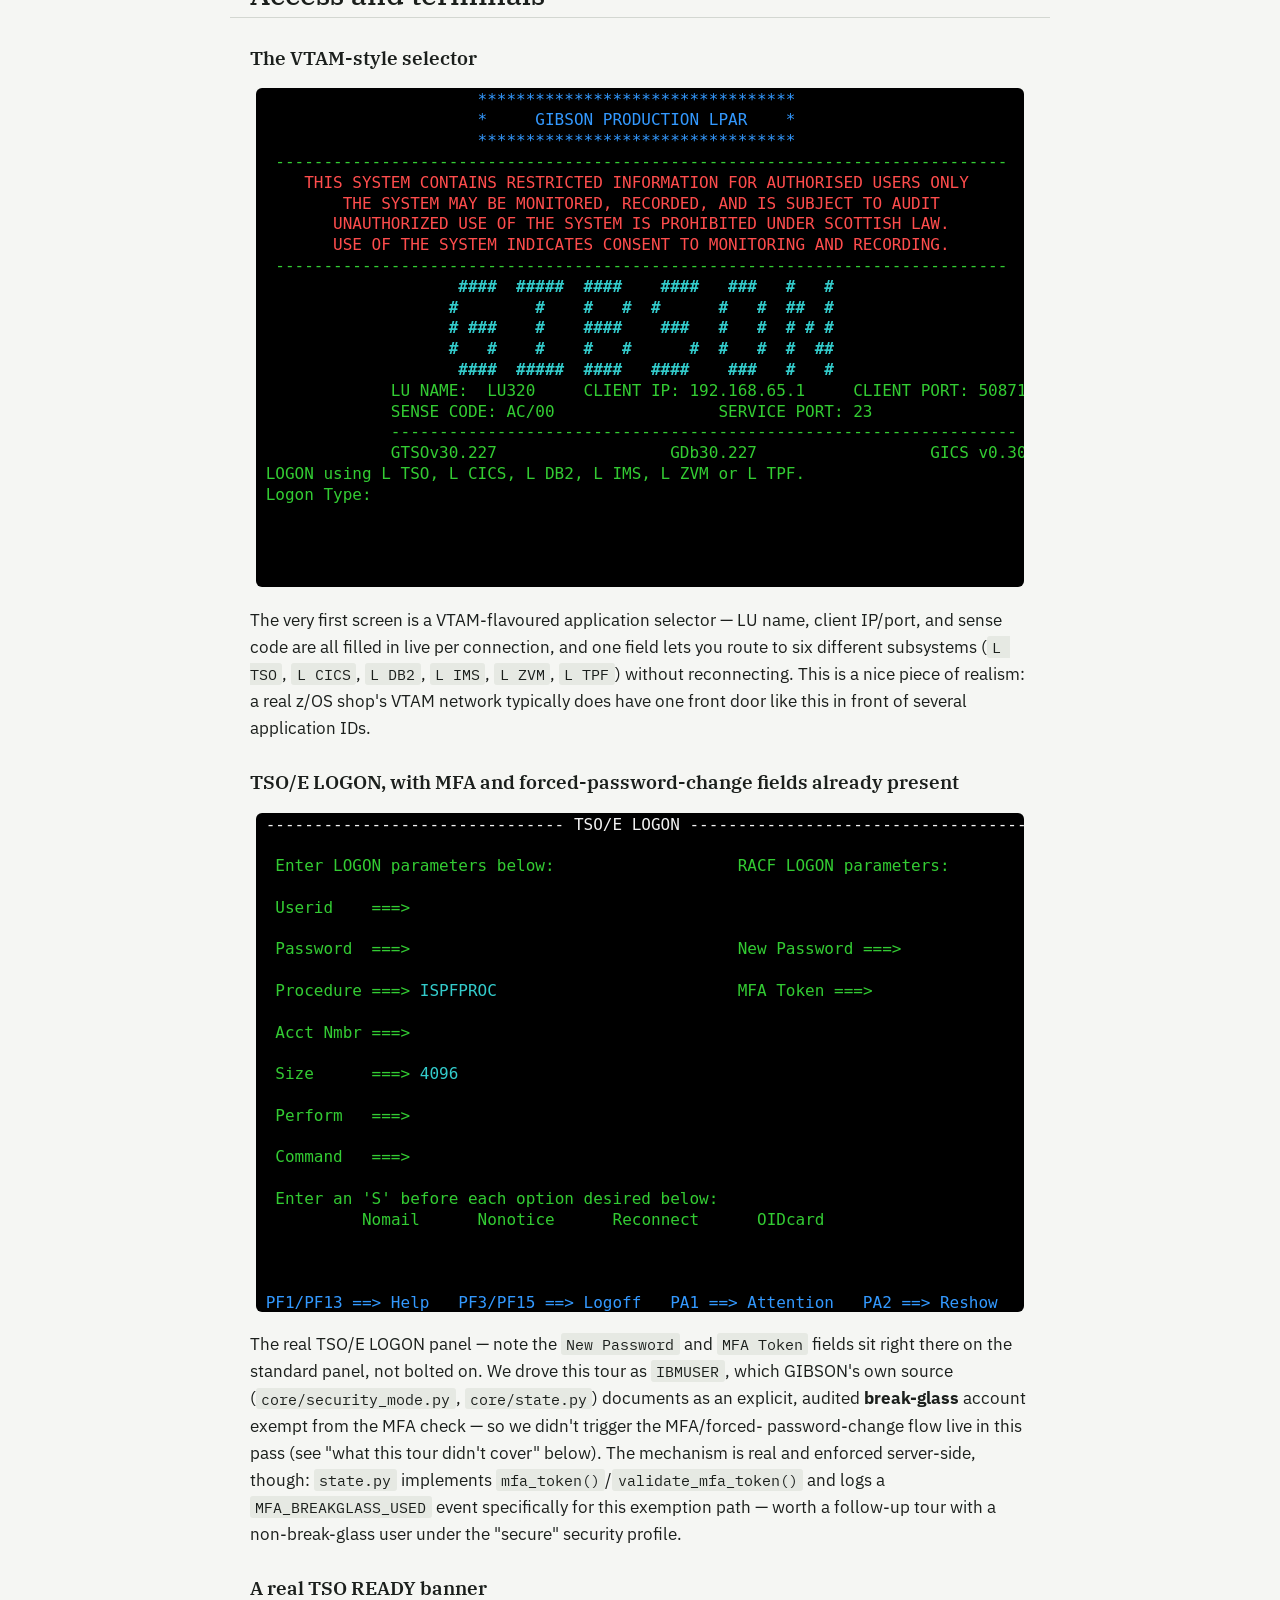
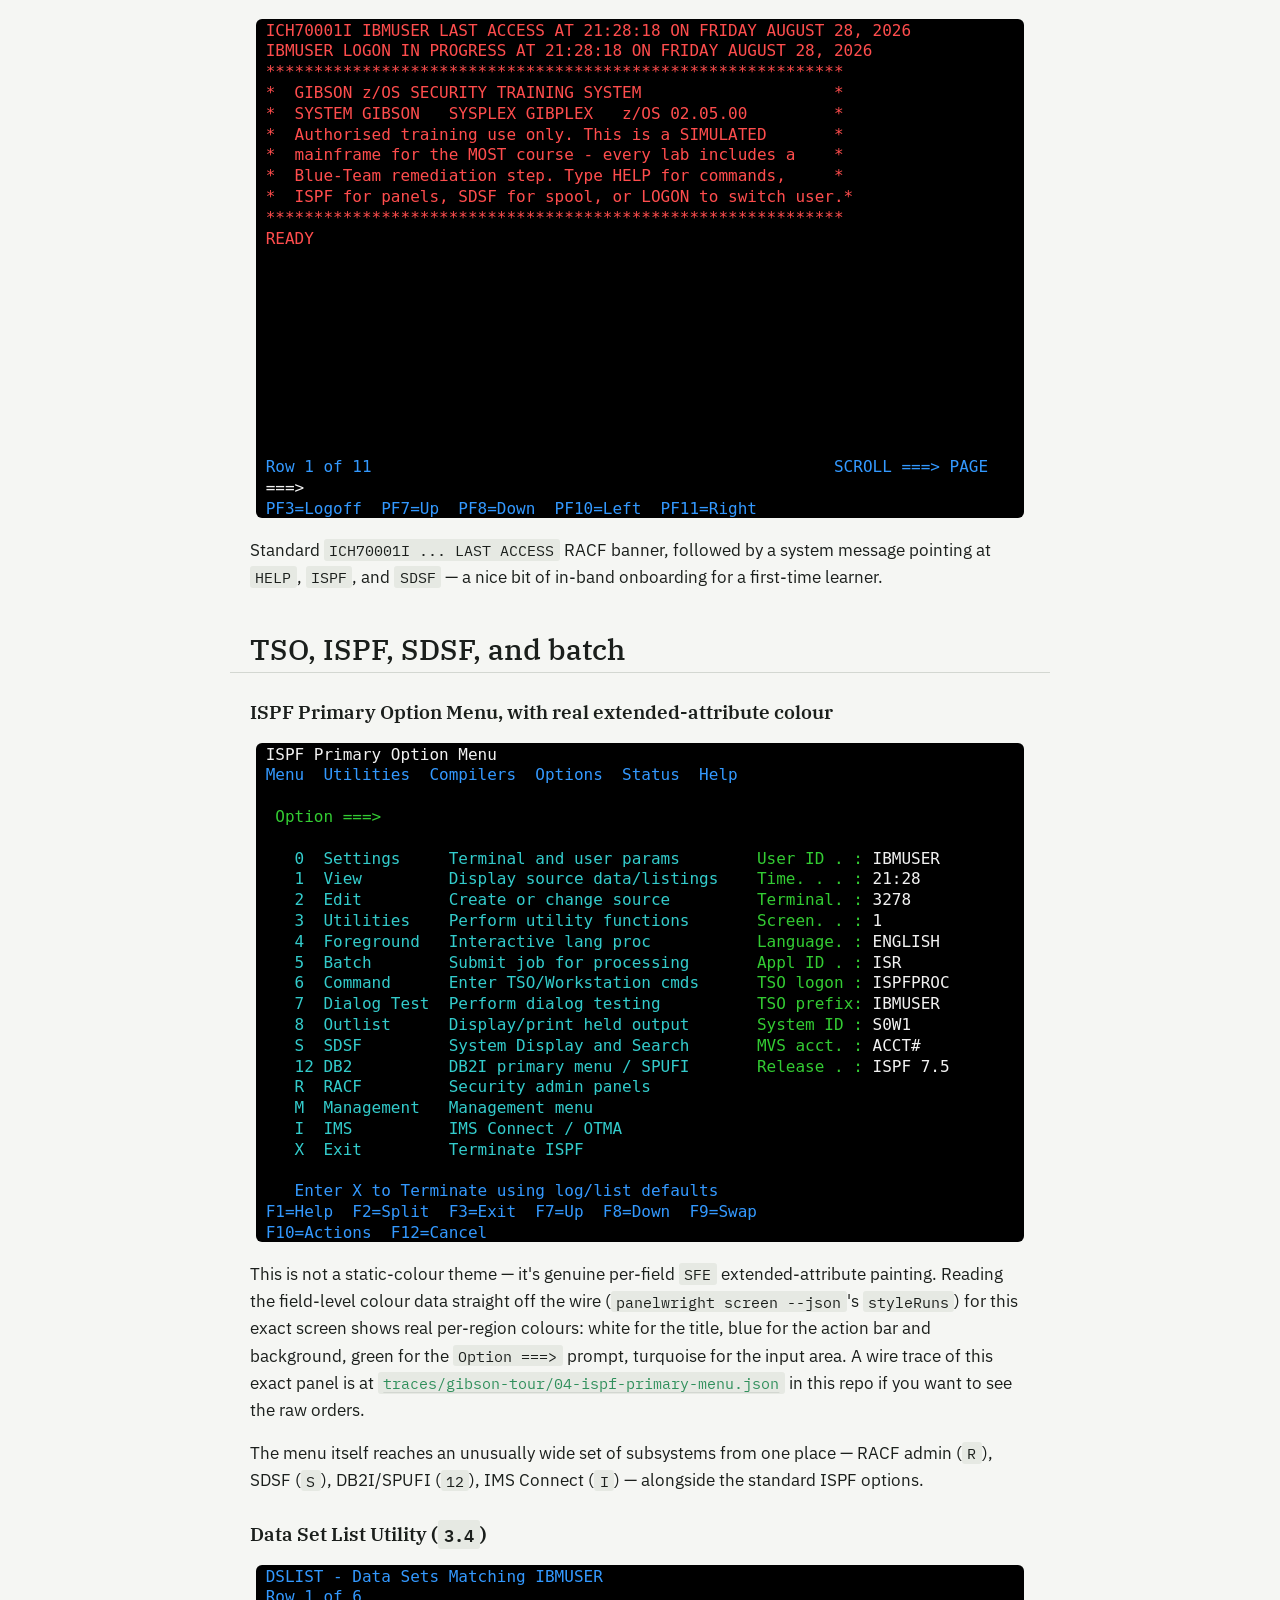
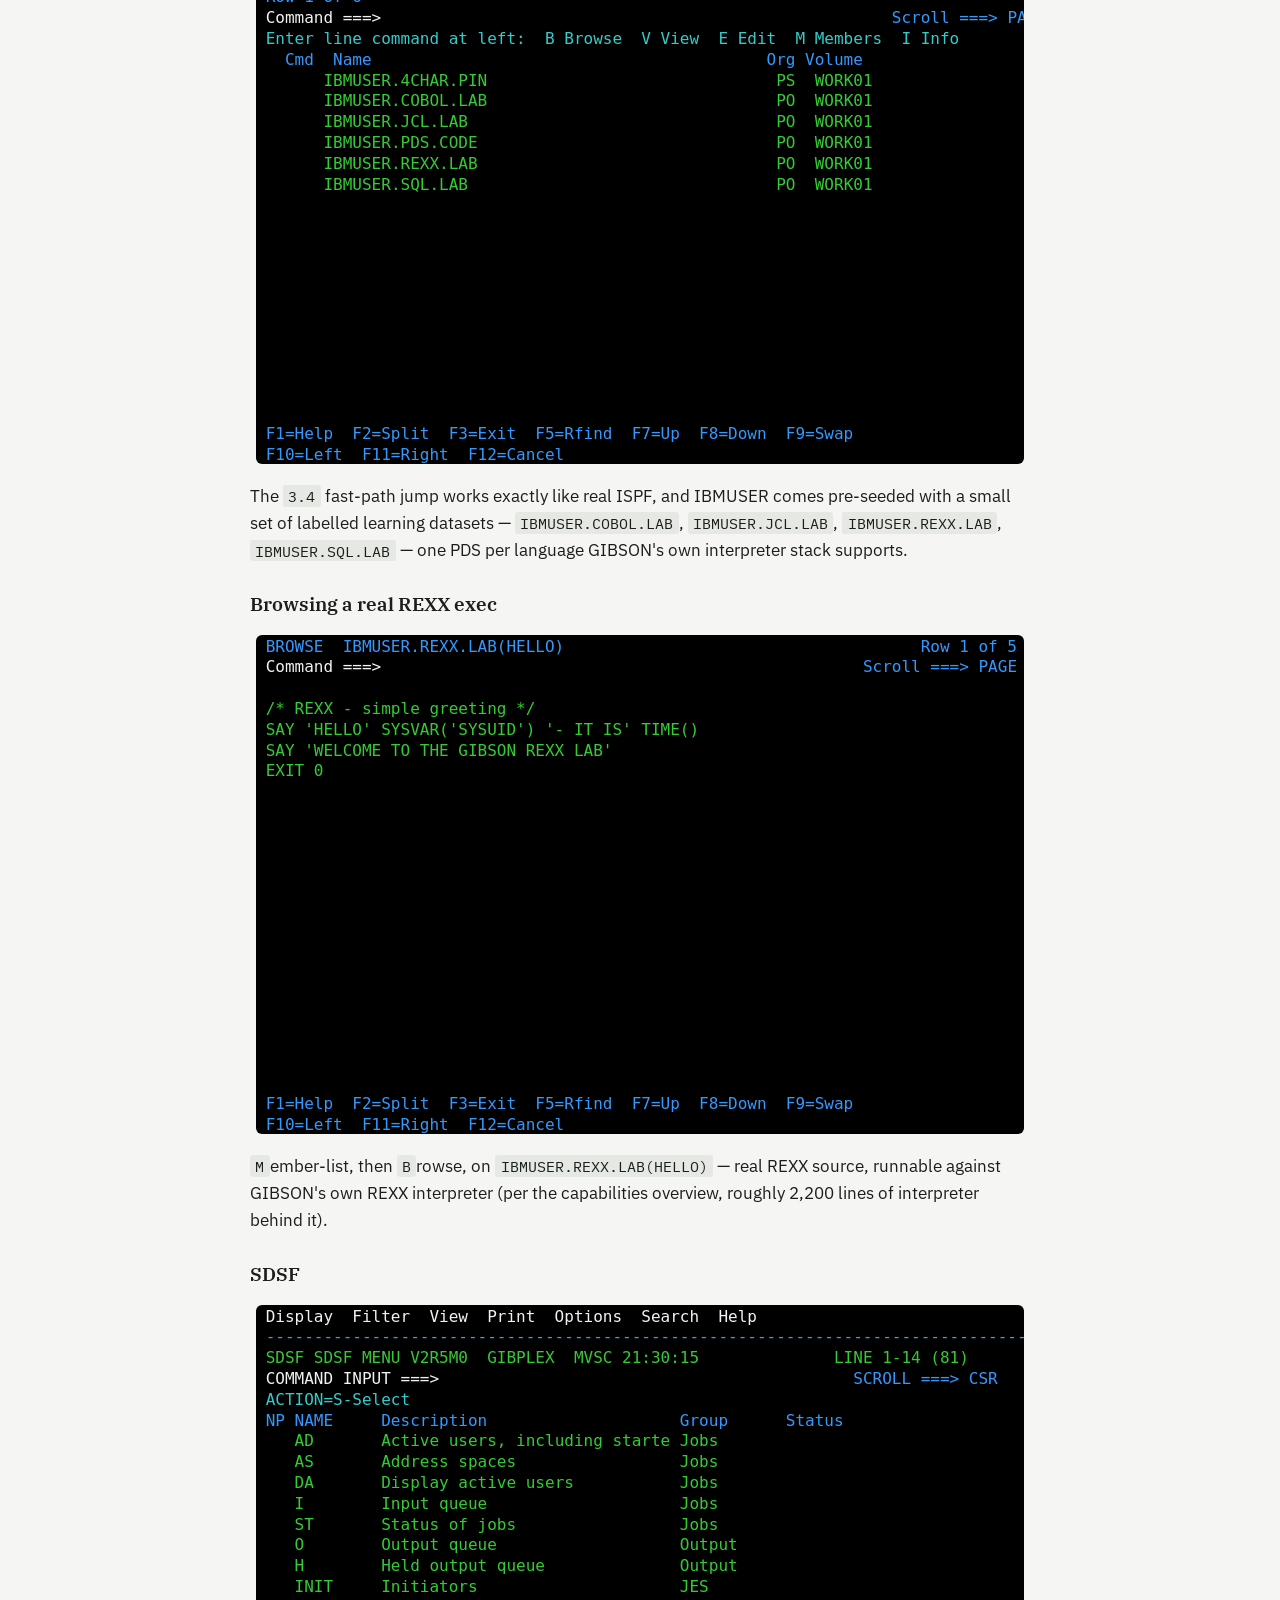
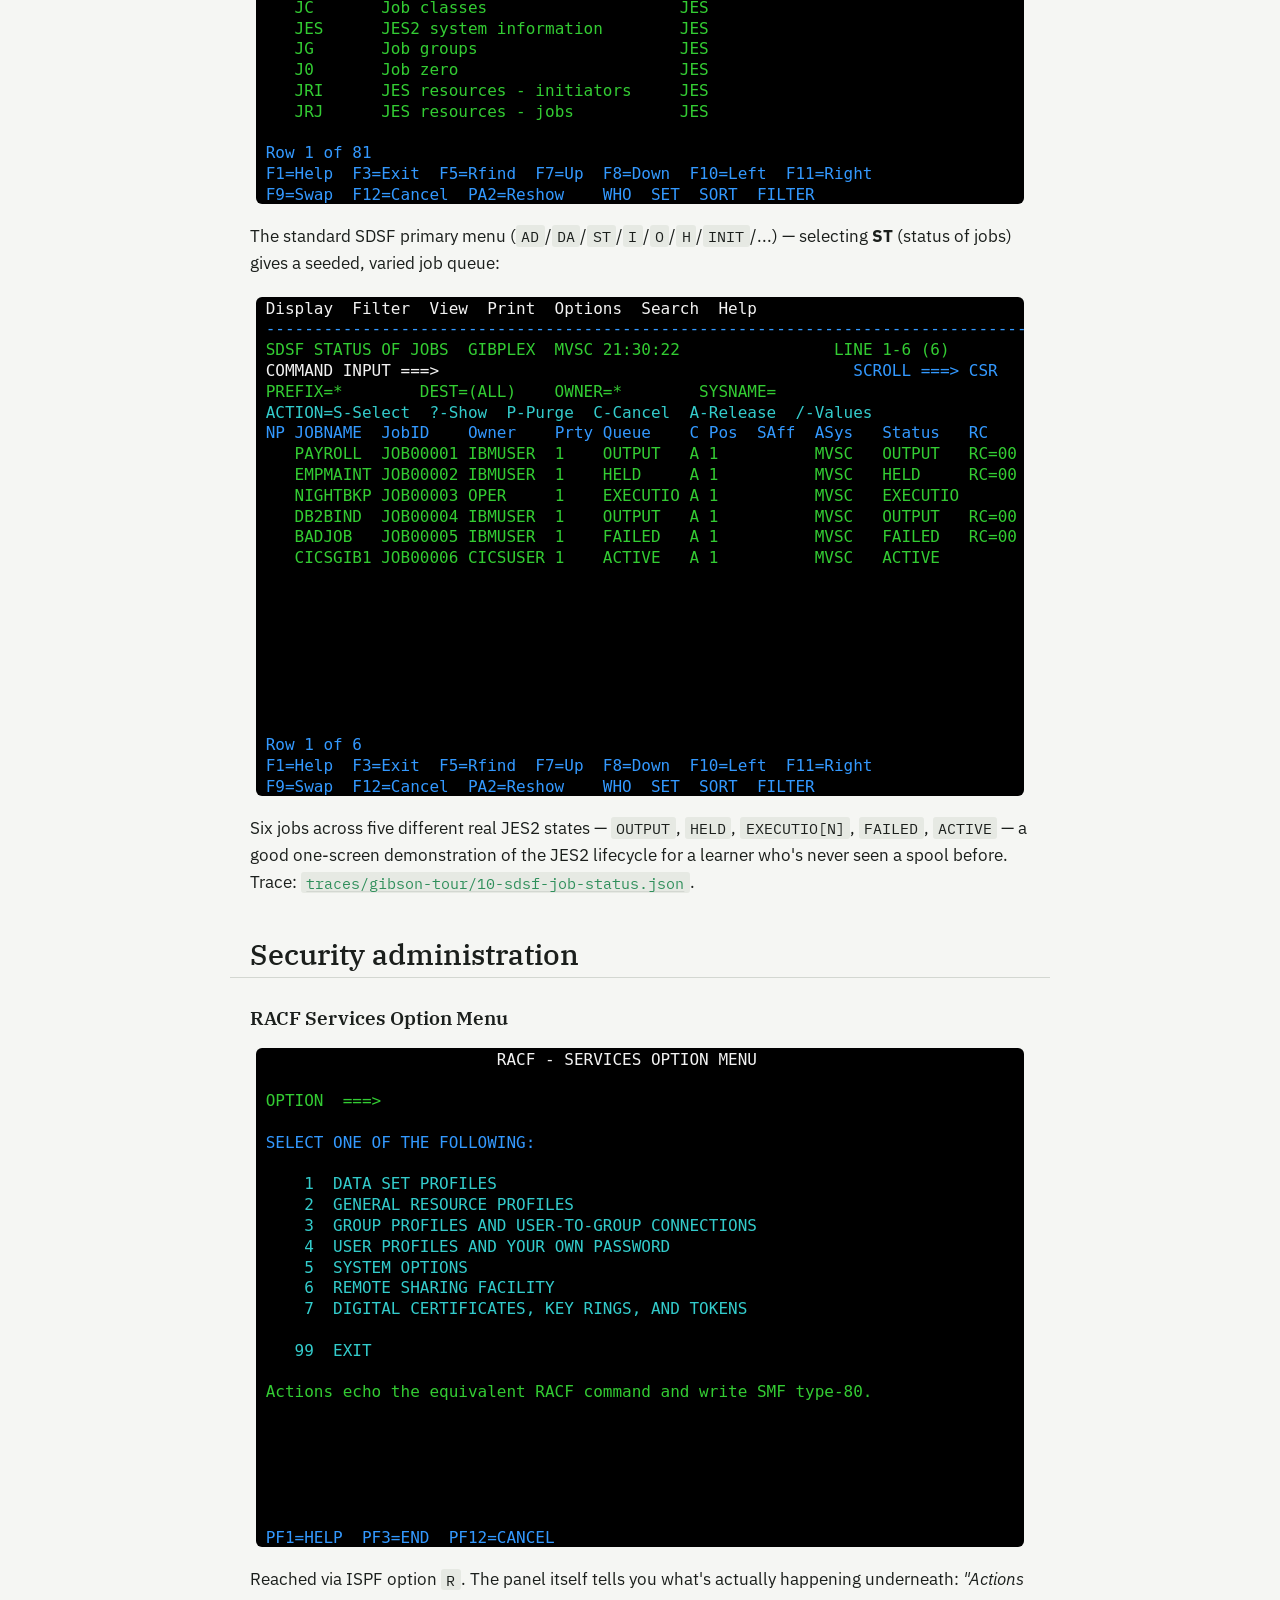
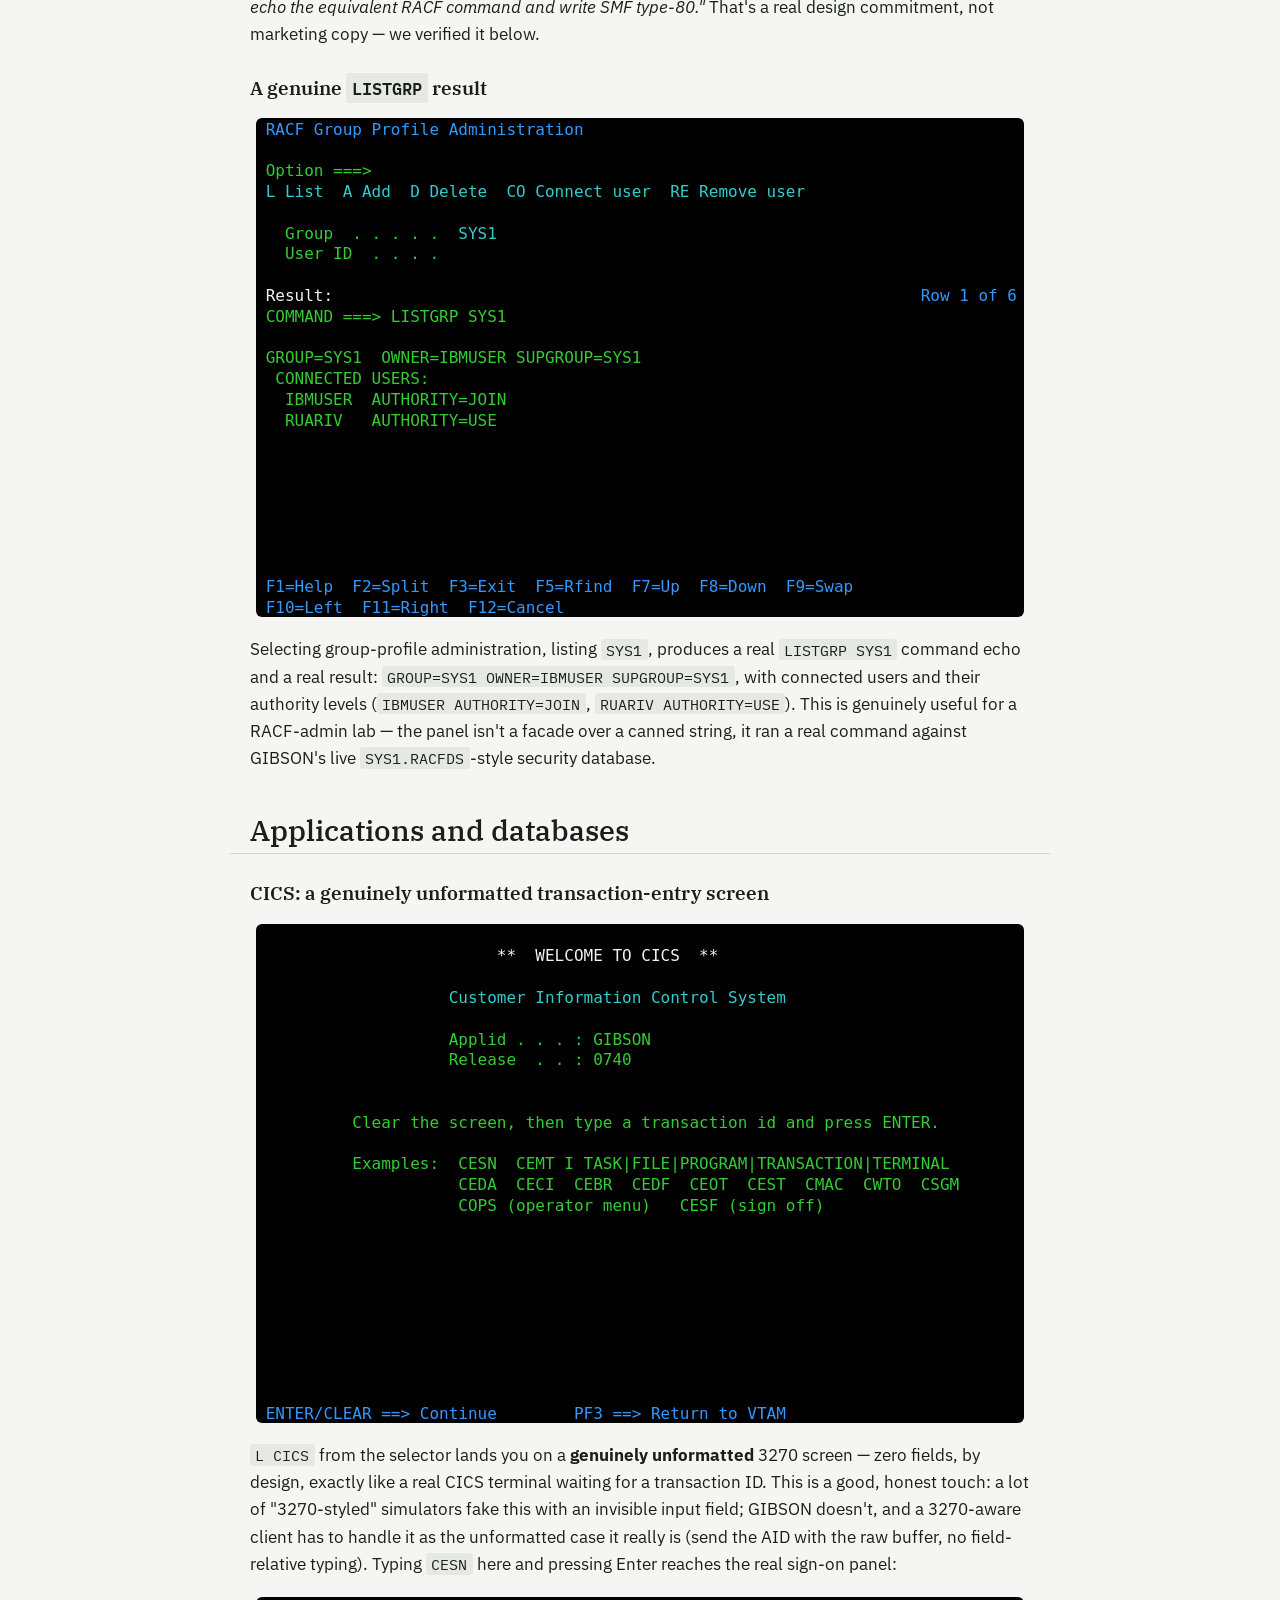
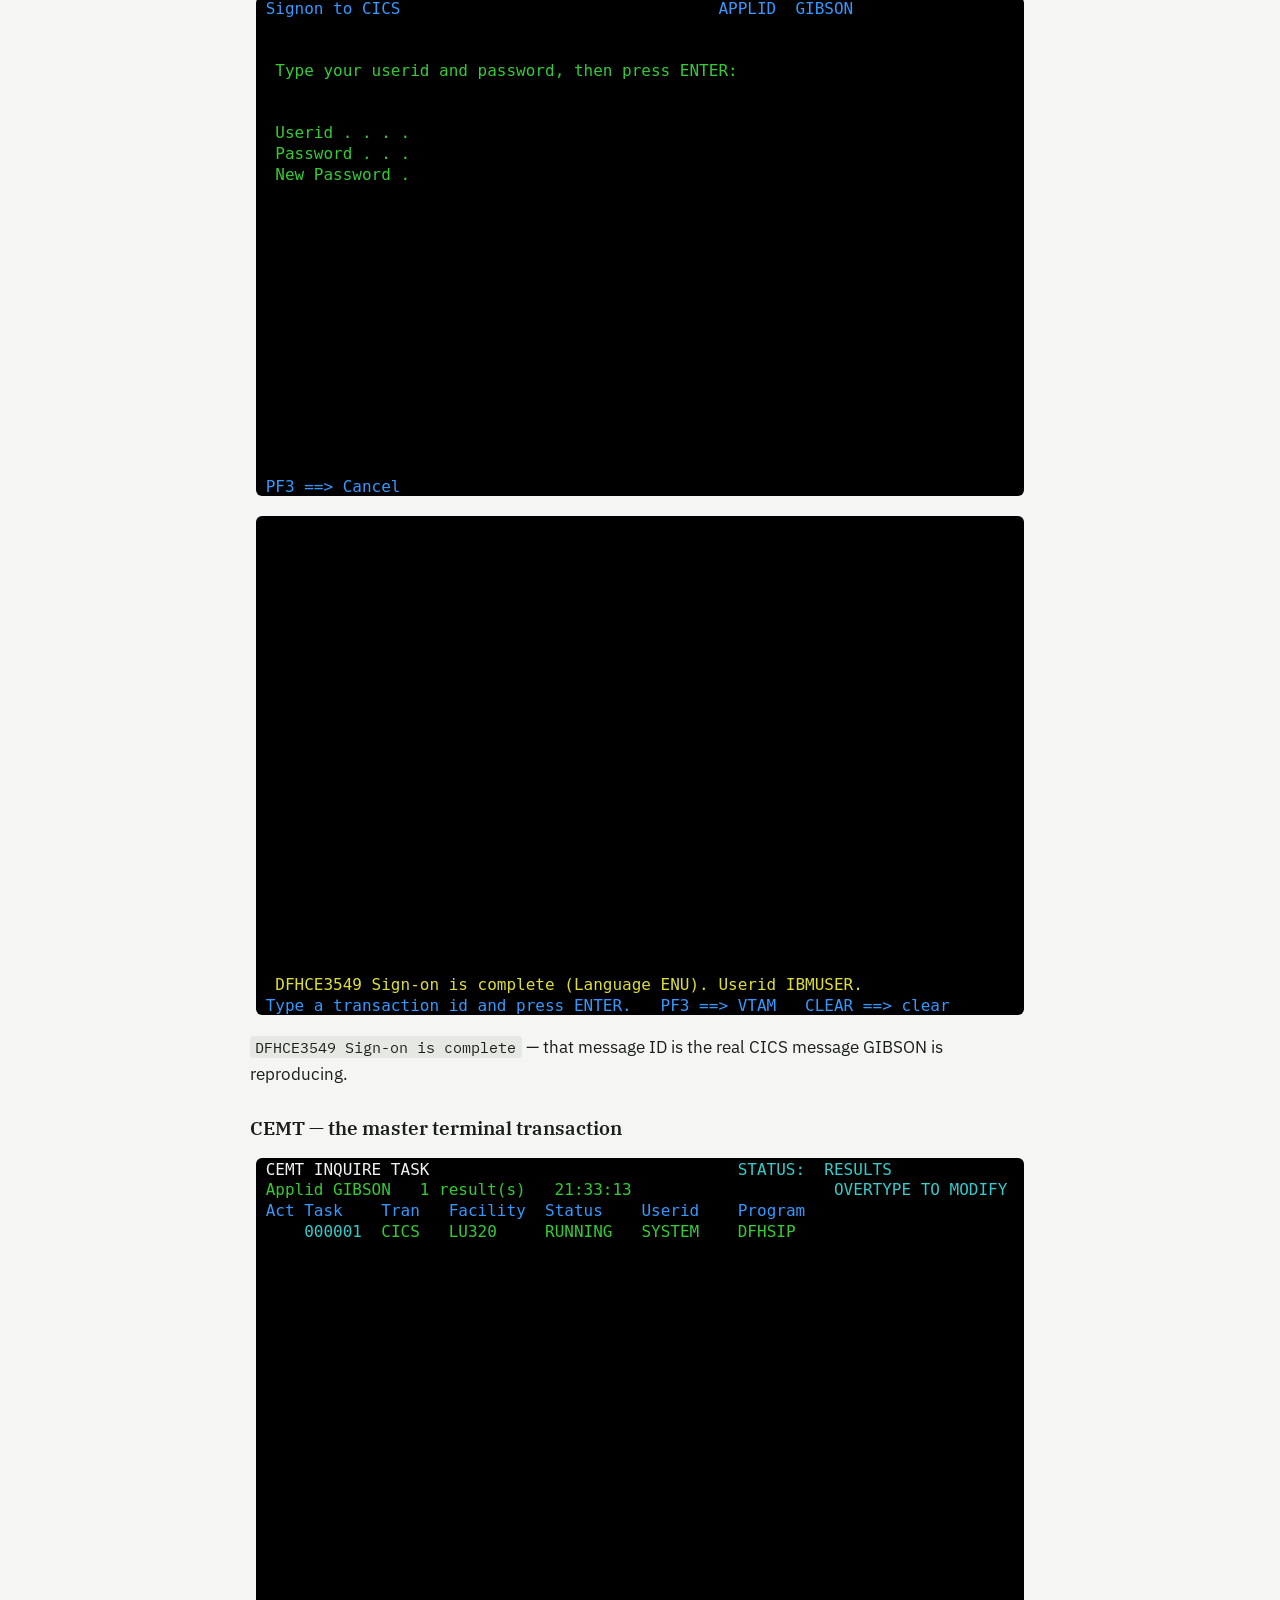
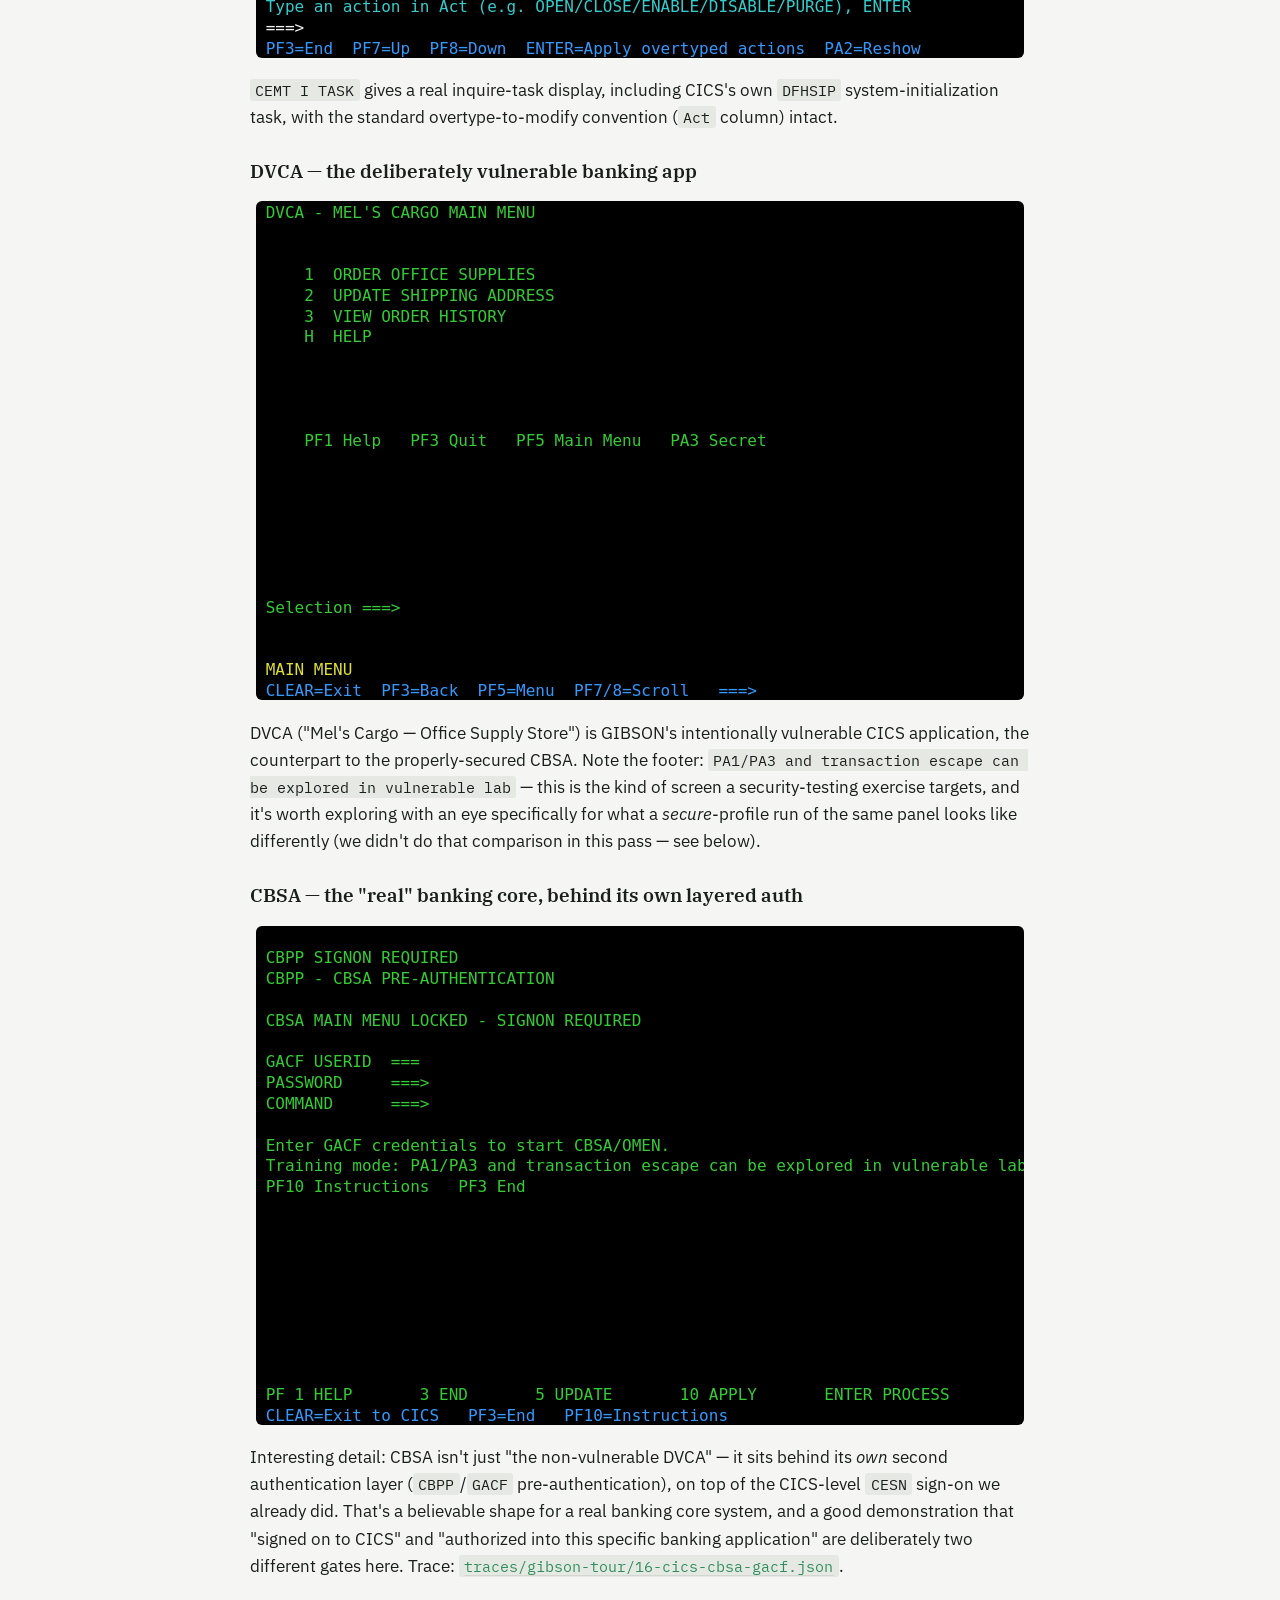
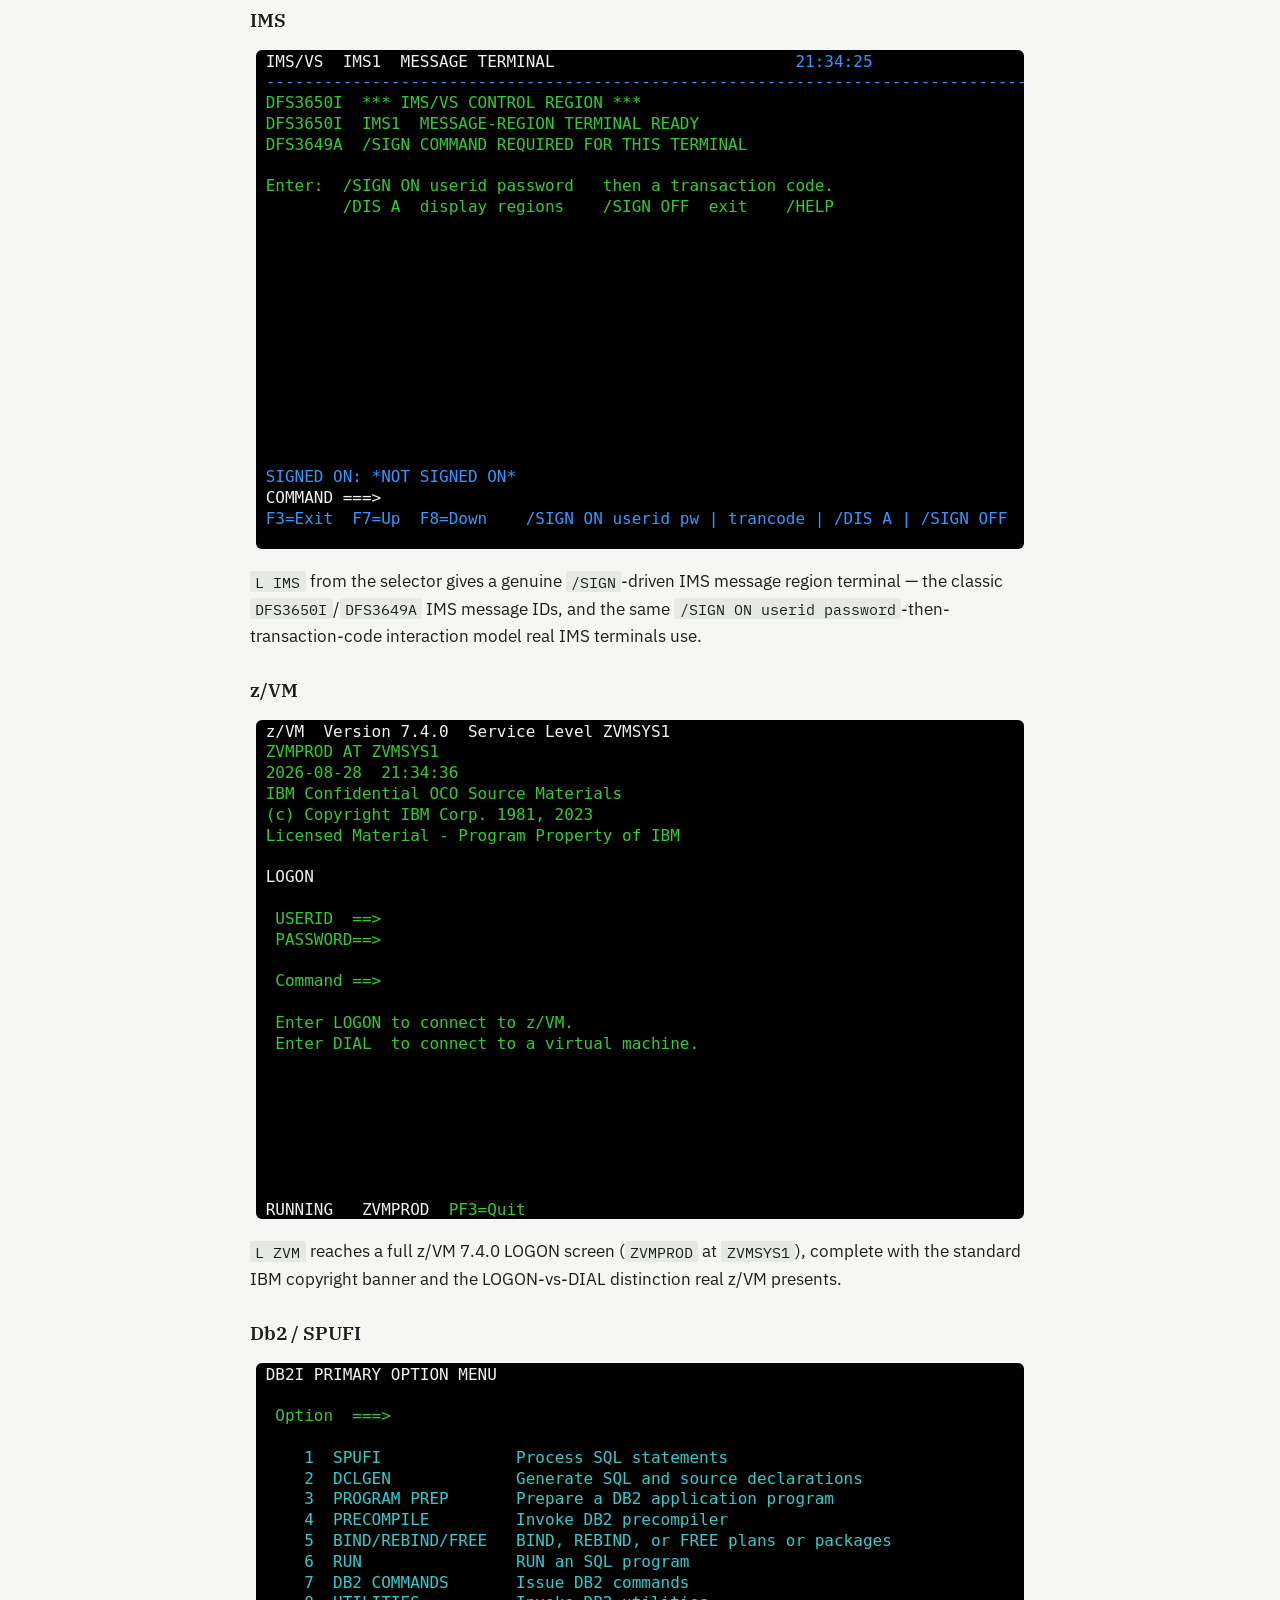
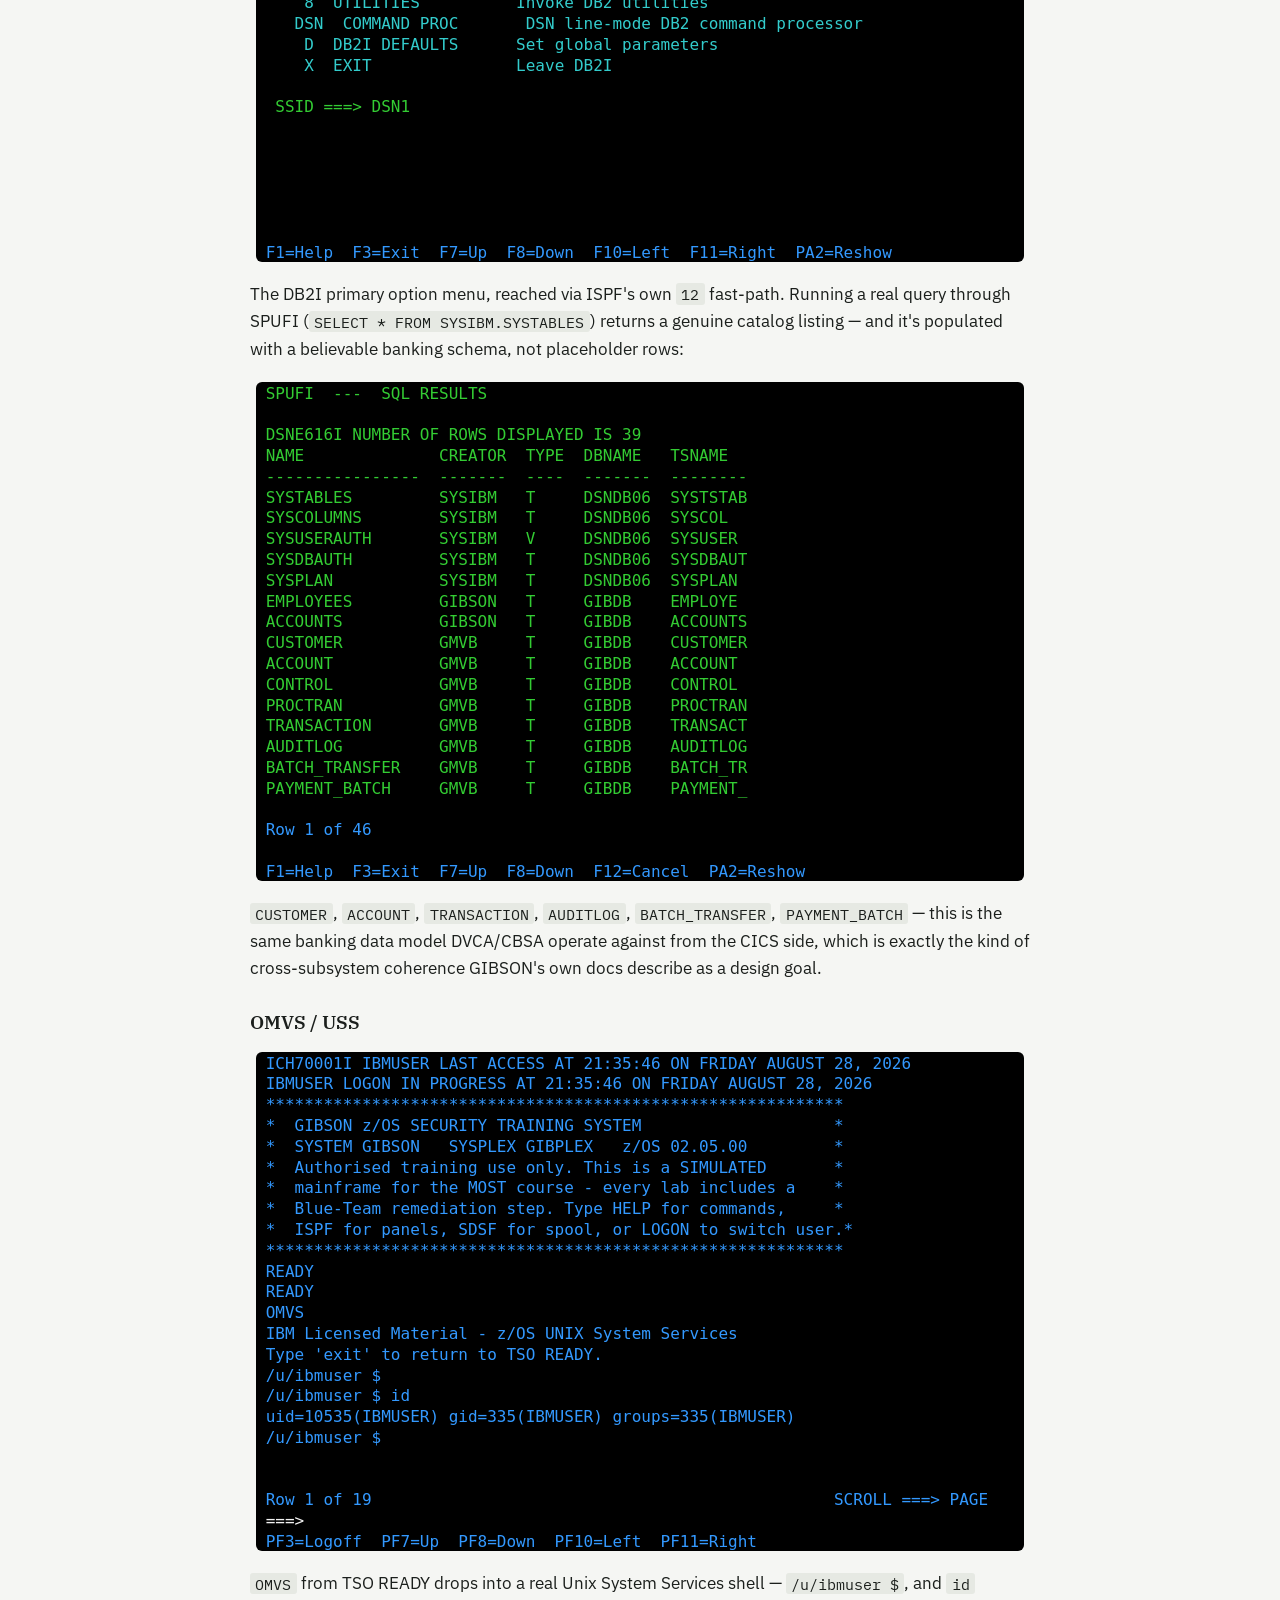
<file: gibson.html>
<!DOCTYPE html>
<html xmlns="http://www.w3.org/1999/xhtml" lang xml:lang>
<head>
  <meta charset="utf-8" />
  <meta name="generator" content="pandoc" />
  <meta name="viewport" content="width=device-width, initial-scale=1.0, user-scalable=yes" />
  <title>A tour of GIBSON&#39;s 3270 front end</title>
  <style>

code{white-space: pre-wrap;}
span.smallcaps{font-variant: small-caps;}
div.columns{display: flex; gap: min(4vw, 1.5em);}
div.column{flex: auto; overflow-x: auto;}
div.hanging-indent{margin-left: 1.5em; text-indent: -1.5em;}

ul.task-list[class]{list-style: none;}
ul.task-list li input[type="checkbox"] {
font-size: inherit;
width: 0.8em;
margin: 0 0.8em 0.2em -1.6em;
vertical-align: middle;
}
.display.math{display: block; text-align: center; margin: 0.5rem auto;}

html { -webkit-text-size-adjust: 100%; }
pre > code.sourceCode { white-space: pre; position: relative; }
pre > code.sourceCode > span { display: inline-block; line-height: 1.25; }
pre > code.sourceCode > span:empty { height: 1.2em; }
.sourceCode { overflow: visible; }
code.sourceCode > span { color: inherit; text-decoration: inherit; }
div.sourceCode { margin: 1em 0; }
pre.sourceCode { margin: 0; }
@media screen {
div.sourceCode { overflow: auto; }
}
@media print {
pre > code.sourceCode { white-space: pre-wrap; }
pre > code.sourceCode > span { text-indent: -5em; padding-left: 5em; }
}
pre.numberSource code
{ counter-reset: source-line 0; }
pre.numberSource code > span
{ position: relative; left: -4em; counter-increment: source-line; }
pre.numberSource code > span > a:first-child::before
{ content: counter(source-line);
position: relative; left: -1em; text-align: right; vertical-align: baseline;
border: none; display: inline-block;
-webkit-touch-callout: none; -webkit-user-select: none;
-khtml-user-select: none; -moz-user-select: none;
-ms-user-select: none; user-select: none;
padding: 0 4px; width: 4em;
color: #aaaaaa;
}
pre.numberSource { margin-left: 3em; border-left: 1px solid #aaaaaa; padding-left: 4px; }
div.sourceCode
{ }
@media screen {
pre > code.sourceCode > span > a:first-child::before { text-decoration: underline; }
}
code span.al { color: #ff0000; font-weight: bold; } 
code span.an { color: #60a0b0; font-weight: bold; font-style: italic; } 
code span.at { color: #7d9029; } 
code span.bn { color: #40a070; } 
code span.bu { color: #008000; } 
code span.cf { color: #007020; font-weight: bold; } 
code span.ch { color: #4070a0; } 
code span.cn { color: #880000; } 
code span.co { color: #60a0b0; font-style: italic; } 
code span.cv { color: #60a0b0; font-weight: bold; font-style: italic; } 
code span.do { color: #ba2121; font-style: italic; } 
code span.dt { color: #902000; } 
code span.dv { color: #40a070; } 
code span.er { color: #ff0000; font-weight: bold; } 
code span.ex { } 
code span.fl { color: #40a070; } 
code span.fu { color: #06287e; } 
code span.im { color: #008000; font-weight: bold; } 
code span.in { color: #60a0b0; font-weight: bold; font-style: italic; } 
code span.kw { color: #007020; font-weight: bold; } 
code span.op { color: #666666; } 
code span.ot { color: #007020; } 
code span.pp { color: #bc7a00; } 
code span.sc { color: #4070a0; } 
code span.ss { color: #bb6688; } 
code span.st { color: #4070a0; } 
code span.va { color: #19177c; } 
code span.vs { color: #4070a0; } 
code span.wa { color: #60a0b0; font-weight: bold; font-style: italic; } 
</style>
  <style type="text/css">:root{--bg:#f5f6f3;--bg2:#eceee9;--ink:#1b1f1c;--ink2:#464c48;--mute:#737a75;--line:#d3d7d1;--accent:#2f8f5b;--code:#e6e9e3}
@media (prefers-color-scheme: dark){:root{--bg:#131614;--bg2:#1a1f1b;--ink:#e6e9e4;--ink2:#b6bcb6;--mute:#8a918b;--line:#2c332e;--accent:#3ea86b;--code:#202622}}
*{box-sizing:border-box}
html{scroll-behavior:smooth}
body{margin:0;background:var(--bg);color:var(--ink);font-family:"IBM Plex Sans",system-ui,-apple-system,"Segoe UI",Helvetica,Arial,sans-serif;font-size:17px;line-height:1.6;-webkit-font-smoothing:antialiased}
.pw-top{font-family:"IBM Plex Mono",ui-monospace,Menlo,monospace;font-size:.78rem;letter-spacing:.06em;text-transform:uppercase;color:var(--mute);padding:14px 20px;border-bottom:1px solid var(--line)}
.pw-top a{color:var(--mute);text-decoration:none}
.pw-top a:hover{color:var(--ink)}
main,body>header,body>p,body>h1,body>h2,body>h3,body>ul,body>ol,body>table,body>pre,body>figure,body>hr,body>blockquote,body>div{max-width:820px;margin-left:auto;margin-right:auto}
body>*{padding-left:20px;padding-right:20px}
body>div.sourceCode{margin-left:auto;margin-right:auto}
body>.pw-top{max-width:none;padding-left:20px}
h1,h2,h3{font-family:"IBM Plex Serif",Georgia,"Times New Roman",serif;font-weight:500;line-height:1.15;text-wrap:balance}
h1{font-size:2.6rem;letter-spacing:-.02em;margin:2.4rem auto 1rem}
h2{font-size:1.8rem;margin:2.6rem auto .8rem;padding-bottom:.35rem;border-bottom:1px solid var(--line)}
h3{font-size:1.2rem;font-weight:600;margin:1.8rem auto .5rem}
.title{display:none}
p,ul,ol{margin:0 auto 1rem}
li{margin:.3rem 0}
a{color:var(--accent);text-decoration:underline;text-decoration-color:var(--line);text-underline-offset:3px}
a:hover{text-decoration-color:var(--accent)}
hr{border:0;border-top:1px solid var(--line);margin:2.2rem auto}
img,svg{max-width:100%;height:auto;display:block;margin:1.2rem auto;border-radius:6px}
figure{margin:1.4rem auto}
figcaption{font-size:.85rem;color:var(--mute);text-align:left;margin-top:.5rem}
pre{background:var(--code);border:1px solid var(--line);border-radius:4px;padding:.9rem 1rem;overflow-x:auto;font-size:.85rem;line-height:1.45;margin:1rem auto}
pre.mermaid{background:transparent;border:0;overflow-x:auto}
code{font-family:"IBM Plex Mono",ui-monospace,Menlo,Consolas,monospace;font-size:.9em;background:var(--code);border-radius:3px;padding:.05em .35em}
pre code{background:none;padding:0}
table{border-collapse:collapse;width:100%;font-size:.92rem;margin:1rem auto;display:block;overflow-x:auto}
th,td{border-bottom:1px solid var(--line);padding:.5rem .6rem .5rem 0;text-align:left;vertical-align:top}
th{font-size:.78rem;letter-spacing:.05em;text-transform:uppercase;color:var(--mute);font-weight:600}
blockquote{border-left:3px solid var(--accent);margin:1.4rem auto;padding:.2rem 0 .2rem 1rem;color:var(--ink2)}
.pw-foot{max-width:820px;margin:3rem auto 4rem;padding:1.4rem 20px 0;border-top:1px solid var(--line);font-size:.84rem;color:var(--mute)}
</style>
<link rel="stylesheet" href="https://fonts.googleapis.com/css2?family=IBM+Plex+Serif:ital,wght@0,400;0,500;0,600;1,400&family=IBM+Plex+Sans:wght@400;500;600&family=IBM+Plex+Mono:wght@400;500&display=swap">
</head>
<body>
<div class="pw-top"><a href="index.html">Panelwright</a> · GIBSON tour</div>
<header id="title-block-header">
<h1 class="title">A tour of GIBSON&#39;s 3270 front end</h1>
</header>
<h1 id="a-tour-of-gibsons-3270-front-end">A tour of GIBSON&#39;s 3270 front
end</h1>
<blockquote>
<p><strong>Status: DRAFT.</strong> Staged here as a candidate
contribution to the <a href="https://github.com/kmilne40/GIBSON">GIBSON</a> project — not yet
submitted upstream. If you&#39;re reading this anywhere other than a
Panelwright working tree, it&#39;s probably already been adopted or
superseded; check the GIBSON repo for the current version.</p>
</blockquote>
<p>GIBSON is an independent, Python-based educational mainframe
simulator — no IBM affiliation, no IBM code — built to give security
learners a safe place to practise TSO, ISPF, RACF, JES, CICS, Db2, OMVS
and more against a system that behaves the way a real z/OS installation
does. It&#39;s the platform behind the <em>Hacking Mainframes</em> course
material, and it ships with two CICS banking applications (a &quot;normal&quot;
one and a deliberately vulnerable one) so security exercises land
against data that means something.</p>
<p>This tour is about one specific claim GIBSON makes about itself: that
its native front end on port 23 is a <em>real</em>
TN3270/3270-datastream implementation, not a text approximation of one.
That claim matters, because it&#39;s the difference between &quot;a
green-screen-themed web app&quot; and &quot;something a real 3270 client — c3270,
x3270, or any automation built on the actual protocol — can drive.&quot; We
checked, and it holds up:</p>
<ul>
<li>A raw socket connect to GIBSON&#39;s TN3270 port receives real Telnet
<code>IAC</code> negotiation bytes unprompted:
<code>IAC DO TN3270E</code>, <code>IAC WILL/DO BINARY</code>,
<code>IAC WILL/DO EOR</code>, <code>IAC DO TERMINAL-TYPE</code>. That&#39;s
genuine TN3270E, not a banner.</li>
<li>Its outbound datastream uses real 3270 primitives — Erase/Write,
<code>SBA</code> (Set Buffer Address) with correctly 6-bit-encoded
buffer addresses, <code>SFE</code> (Start Field Extended) with real IBM
extended-attribute type codes for colour and highlighting, text in real
CP037 EBCDIC, and correct <code>IAC</code> byte-doubling — not a
lookalike.</li>
<li>It decodes correctly in <code>s3270</code>, the reference scriptable
3270 client: <code>ReadBuffer(Ascii)</code> dumps show real, distinct
field attributes throughout — protected labels, unprotected input
fields, and genuinely non-display password/token fields.</li>
</ul>
<p>Every screenshot below is a real
<code>SFE</code>/<code>SBA</code>/colour-attribute 3270 screen rendered
by GIBSON and captured live, not a mockup.</p>
<h2 id="quick-start">Quick start</h2>
<div class="sourceCode" id="cb1"><pre class="sourceCode bash"><code class="sourceCode bash"><span id="cb1-1"><a href="#cb1-1" aria-hidden="true" tabindex="-1"></a><span class="fu">git</span> clone https://github.com/kmilne40/GIBSON.git</span>
<span id="cb1-2"><a href="#cb1-2" aria-hidden="true" tabindex="-1"></a><span class="bu">cd</span> GIBSON/gibson-mainframe</span>
<span id="cb1-3"><a href="#cb1-3" aria-hidden="true" tabindex="-1"></a><span class="ex">docker</span> build <span class="at">-t</span> gibson-mainframe .</span>
<span id="cb1-4"><a href="#cb1-4" aria-hidden="true" tabindex="-1"></a><span class="ex">docker</span> run <span class="at">-d</span> <span class="at">-p</span> 3270:3270 <span class="at">-p</span> 2023:2023 gibson-mainframe</span></code></pre></div>
<p>Connect with any real 3270 client:</p>
<div class="sourceCode" id="cb2"><pre class="sourceCode bash"><code class="sourceCode bash"><span id="cb2-1"><a href="#cb2-1" aria-hidden="true" tabindex="-1"></a><span class="ex">c3270</span> <span class="at">-model</span> 3278-2-E localhost 3270      <span class="co"># or: telnet localhost 2023</span></span></code></pre></div>
<p>Default credentials: <code>IBMUSER/SYS1</code> (SPECIAL authority,
and — as the source itself documents — GIBSON&#39;s designated
<em>break-glass</em> account) and <code>GUEST/GUEST</code> (no
authority). From the initial selector screen, log on with
<code>L TSO</code>, <code>L CICS</code>, <code>L DB2</code>,
<code>L IMS</code>, <code>L ZVM</code>, or <code>L TPF</code> depending
on which subsystem you want to reach first.</p>
<p><em>As an aside: the screenshots in this document were captured using
<a href="https://github.com/plavjanik/panelwright">Panelwright</a> — an
open-source, pure-TypeScript 3270 automation library — driving GIBSON
through its own CLI rather than a human at a keyboard. That&#39;s a
reasonable way to batch-capture a tour like this one, but it&#39;s not the
point of this document; any 3270 client works identically for a
human.</em></p>
<h2 id="access-and-terminals">Access and terminals</h2>
<h3 id="the-vtam-style-selector">The VTAM-style selector</h3>
<p><img role="img" aria-label="VTAM selector" src="[data-uri]" alt="VTAM selector" /></p>
<p>The very first screen is a VTAM-flavoured application selector — LU
name, client IP/port, and sense code are all filled in live per
connection, and one field lets you route to six different subsystems
(<code>L TSO</code>, <code>L CICS</code>, <code>L DB2</code>,
<code>L IMS</code>, <code>L ZVM</code>, <code>L TPF</code>) without
reconnecting. This is a nice piece of realism: a real z/OS shop&#39;s VTAM
network typically does have one front door like this in front of several
application IDs.</p>
<h3 id="tsoe-logon-with-mfa-and-forced-password-change-fields-already-present">TSO/E
LOGON, with MFA and forced-password-change fields already present</h3>
<p><img role="img" aria-label="TSO logon panel" src="[data-uri]" alt="TSO logon panel" /></p>
<p>The real TSO/E LOGON panel — note the <code>New Password</code> and
<code>MFA Token</code> fields sit right there on the standard panel, not
bolted on. We drove this tour as <code>IBMUSER</code>, which GIBSON&#39;s
own source (<code>core/security_mode.py</code>,
<code>core/state.py</code>) documents as an explicit, audited
<strong>break-glass</strong> account exempt from the MFA check — so we
didn&#39;t trigger the MFA/forced- password-change flow live in this pass
(see &quot;what this tour didn&#39;t cover&quot; below). The mechanism is real and
enforced server-side, though: <code>state.py</code> implements
<code>mfa_token()</code>/<code>validate_mfa_token()</code> and logs a
<code>MFA_BREAKGLASS_USED</code> event specifically for this exemption
path — worth a follow-up tour with a non-break-glass user under the
&quot;secure&quot; security profile.</p>
<h3 id="a-real-tso-ready-banner">A real TSO READY banner</h3>
<p><img role="img" aria-label="TSO READY" src="[data-uri]" alt="TSO READY" /></p>
<p>Standard <code>ICH70001I ... LAST ACCESS</code> RACF banner, followed
by a system message pointing at <code>HELP</code>, <code>ISPF</code>,
and <code>SDSF</code> — a nice bit of in-band onboarding for a
first-time learner.</p>
<h2 id="tso-ispf-sdsf-and-batch">TSO, ISPF, SDSF, and batch</h2>
<h3 id="ispf-primary-option-menu-with-real-extended-attribute-colour">ISPF
Primary Option Menu, with real extended-attribute colour</h3>
<p><img role="img" aria-label="ISPF primary menu" src="[data-uri]" alt="ISPF primary menu" /></p>
<p>This is not a static-colour theme — it&#39;s genuine per-field
<code>SFE</code> extended-attribute painting. Reading the field-level
colour data straight off the wire
(<code>panelwright screen --json</code>&#39;s <code>styleRuns</code>) for
this exact screen shows real per-region colours: white for the title,
blue for the action bar and background, green for the
<code>Option ===&gt;</code> prompt, turquoise for the input area. A wire
trace of this exact panel is at <a href="https://github.com/plavjanik/panelwright/blob/gibson/traces/gibson-tour/04-ispf-primary-menu.json"><code>traces/gibson-tour/04-ispf-primary-menu.json</code></a>
in this repo if you want to see the raw orders.</p>
<p>The menu itself reaches an unusually wide set of subsystems from one
place — RACF admin (<code>R</code>), SDSF (<code>S</code>), DB2I/SPUFI
(<code>12</code>), IMS Connect (<code>I</code>) — alongside the standard
ISPF options.</p>
<h3 id="data-set-list-utility-34">Data Set List Utility
(<code>3.4</code>)</h3>
<p><img role="img" aria-label="DSLIST" src="[data-uri]" alt="DSLIST" /></p>
<p>The <code>3.4</code> fast-path jump works exactly like real ISPF, and
IBMUSER comes pre-seeded with a small set of labelled learning datasets
— <code>IBMUSER.COBOL.LAB</code>, <code>IBMUSER.JCL.LAB</code>,
<code>IBMUSER.REXX.LAB</code>, <code>IBMUSER.SQL.LAB</code> — one PDS
per language GIBSON&#39;s own interpreter stack supports.</p>
<h3 id="browsing-a-real-rexx-exec">Browsing a real REXX exec</h3>
<p><img role="img" aria-label="REXX browse" src="[data-uri]" alt="REXX browse" /></p>
<p><code>M</code>ember-list, then <code>B</code>rowse, on
<code>IBMUSER.REXX.LAB(HELLO)</code> — real REXX source, runnable
against GIBSON&#39;s own REXX interpreter (per the capabilities overview,
roughly 2,200 lines of interpreter behind it).</p>
<h3 id="sdsf">SDSF</h3>
<p><img role="img" aria-label="SDSF menu" src="[data-uri]" alt="SDSF menu" /></p>
<p>The standard SDSF primary menu
(<code>AD</code>/<code>DA</code>/<code>ST</code>/<code>I</code>/<code>O</code>/<code>H</code>/<code>INIT</code>/...)
— selecting <strong>ST</strong> (status of jobs) gives a seeded, varied
job queue:</p>
<p><img role="img" aria-label="SDSF job status" src="[data-uri]" alt="SDSF job status" /></p>
<p>Six jobs across five different real JES2 states —
<code>OUTPUT</code>, <code>HELD</code>, <code>EXECUTIO[N]</code>,
<code>FAILED</code>, <code>ACTIVE</code> — a good one-screen
demonstration of the JES2 lifecycle for a learner who&#39;s never seen a
spool before. Trace: <a href="https://github.com/plavjanik/panelwright/blob/gibson/traces/gibson-tour/10-sdsf-job-status.json"><code>traces/gibson-tour/10-sdsf-job-status.json</code></a>.</p>
<h2 id="security-administration">Security administration</h2>
<h3 id="racf-services-option-menu">RACF Services Option Menu</h3>
<p><img role="img" aria-label="RACF services menu" src="[data-uri]" alt="RACF services menu" /></p>
<p>Reached via ISPF option <code>R</code>. The panel itself tells you
what&#39;s actually happening underneath: <em>&quot;Actions echo the equivalent
RACF command and write SMF type-80.&quot;</em> That&#39;s a real design
commitment, not marketing copy — we verified it below.</p>
<h3 id="a-genuine-listgrp-result">A genuine <code>LISTGRP</code>
result</h3>
<p><img role="img" aria-label="RACF LISTGRP SYS1" src="[data-uri]" alt="RACF LISTGRP SYS1" /></p>
<p>Selecting group-profile administration, listing <code>SYS1</code>,
produces a real <code>LISTGRP SYS1</code> command echo and a real
result: <code>GROUP=SYS1 OWNER=IBMUSER SUPGROUP=SYS1</code>, with
connected users and their authority levels
(<code>IBMUSER AUTHORITY=JOIN</code>,
<code>RUARIV AUTHORITY=USE</code>). This is genuinely useful for a
RACF-admin lab — the panel isn&#39;t a facade over a canned string, it ran a
real command against GIBSON&#39;s live <code>SYS1.RACFDS</code>-style
security database.</p>
<h2 id="applications-and-databases">Applications and databases</h2>
<h3 id="cics-a-genuinely-unformatted-transaction-entry-screen">CICS: a
genuinely unformatted transaction-entry screen</h3>
<p><img role="img" aria-label="CICS welcome" src="[data-uri]" alt="CICS welcome" /></p>
<p><code>L CICS</code> from the selector lands you on a
<strong>genuinely unformatted</strong> 3270 screen — zero fields, by
design, exactly like a real CICS terminal waiting for a transaction ID.
This is a good, honest touch: a lot of &quot;3270-styled&quot; simulators fake
this with an invisible input field; GIBSON doesn&#39;t, and a 3270-aware
client has to handle it as the unformatted case it really is (send the
AID with the raw buffer, no field-relative typing). Typing
<code>CESN</code> here and pressing Enter reaches the real sign-on
panel:</p>
<p><img role="img" aria-label="CICS CESN sign-on" src="[data-uri]" alt="CICS CESN sign-on" /></p>
<p><img role="img" aria-label="CICS sign-on complete" src="[data-uri]" alt="CICS sign-on complete" /></p>
<p><code>DFHCE3549 Sign-on is complete</code> — that message ID is the
real CICS message GIBSON is reproducing.</p>
<h3 id="cemt--the-master-terminal-transaction">CEMT — the master
terminal transaction</h3>
<p><img role="img" aria-label="CEMT INQUIRE TASK" src="[data-uri]" alt="CEMT INQUIRE TASK" /></p>
<p><code>CEMT I TASK</code> gives a real inquire-task display, including
CICS&#39;s own <code>DFHSIP</code> system-initialization task, with the
standard overtype-to-modify convention (<code>Act</code> column)
intact.</p>
<h3 id="dvca--the-deliberately-vulnerable-banking-app">DVCA — the
deliberately vulnerable banking app</h3>
<p><img role="img" aria-label="DVCA splash" src="[data-uri]" alt="DVCA splash" /></p>
<p>DVCA (&quot;Mel&#39;s Cargo — Office Supply Store&quot;) is GIBSON&#39;s intentionally
vulnerable CICS application, the counterpart to the properly-secured
CBSA. Note the footer:
<code>PA1/PA3 and transaction escape can be explored in vulnerable lab</code>
— this is the kind of screen a security-testing exercise targets, and
it&#39;s worth exploring with an eye specifically for what a
<em>secure</em>-profile run of the same panel looks like differently (we
didn&#39;t do that comparison in this pass — see below).</p>
<h3 id="cbsa--the-real-banking-core-behind-its-own-layered-auth">CBSA —
the &quot;real&quot; banking core, behind its own layered auth</h3>
<p><img role="img" aria-label="CBSA GACF pre-auth" src="[data-uri]" alt="CBSA GACF pre-auth" /></p>
<p>Interesting detail: CBSA isn&#39;t just &quot;the non-vulnerable DVCA&quot; — it
sits behind its <em>own</em> second authentication layer
(<code>CBPP</code>/<code>GACF</code> pre-authentication), on top of the
CICS-level <code>CESN</code> sign-on we already did. That&#39;s a believable
shape for a real banking core system, and a good demonstration that
&quot;signed on to CICS&quot; and &quot;authorized into this specific banking
application&quot; are deliberately two different gates here. Trace: <a href="https://github.com/plavjanik/panelwright/blob/gibson/traces/gibson-tour/16-cics-cbsa-gacf.json"><code>traces/gibson-tour/16-cics-cbsa-gacf.json</code></a>.</p>
<h3 id="ims">IMS</h3>
<p><img role="img" aria-label="IMS/VS message terminal" src="[data-uri]" alt="IMS/VS message terminal" /></p>
<p><code>L IMS</code> from the selector gives a genuine
<code>/SIGN</code>-driven IMS message region terminal — the classic
<code>DFS3650I</code>/<code>DFS3649A</code> IMS message IDs, and the
same <code>/SIGN ON userid password</code>-then-transaction-code
interaction model real IMS terminals use.</p>
<h3 id="zvm">z/VM</h3>
<p><img role="img" aria-label="z/VM LOGON" src="[data-uri]" alt="z/VM LOGON" /></p>
<p><code>L ZVM</code> reaches a full z/VM 7.4.0 LOGON screen
(<code>ZVMPROD</code> at <code>ZVMSYS1</code>), complete with the
standard IBM copyright banner and the LOGON-vs-DIAL distinction real
z/VM presents.</p>
<h3 id="db2--spufi">Db2 / SPUFI</h3>
<p><img role="img" aria-label="DB2I primary menu" src="[data-uri]" alt="DB2I primary menu" /></p>
<p>The DB2I primary option menu, reached via ISPF&#39;s own <code>12</code>
fast-path. Running a real query through SPUFI
(<code>SELECT * FROM SYSIBM.SYSTABLES</code>) returns a genuine catalog
listing — and it&#39;s populated with a believable banking schema, not
placeholder rows:</p>
<p><img role="img" aria-label="SPUFI SQL results" src="[data-uri]" alt="SPUFI SQL results" /></p>
<p><code>CUSTOMER</code>, <code>ACCOUNT</code>,
<code>TRANSACTION</code>, <code>AUDITLOG</code>,
<code>BATCH_TRANSFER</code>, <code>PAYMENT_BATCH</code> — this is the
same banking data model DVCA/CBSA operate against from the CICS side,
which is exactly the kind of cross-subsystem coherence GIBSON&#39;s own docs
describe as a design goal.</p>
<h3 id="omvs--uss">OMVS / USS</h3>
<p><img role="img" aria-label="OMVS shell" src="[data-uri]" alt="OMVS shell" /></p>
<p><code>OMVS</code> from TSO READY drops into a real Unix System
Services shell — <code>/u/ibmuser $</code>, and <code>id</code> returns
a believable <code>uid</code>/<code>gid</code>/<code>groups</code>
triple for the logged-on user. Useful groundwork for anyone planning to
run GIBSON&#39;s <code>racf2john</code>/John-the-Ripper credential-cracking
lab from here.</p>
<h2 id="what-this-tour-didnt-cover">What this tour didn&#39;t cover</h2>
<p>This was a breadth-first pass, not an exhaustive one. Left for a
future contributor, roughly in order of how quickly they&#39;d be reachable
from what&#39;s already documented above:</p>
<ul>
<li><strong>MFA and forced-password-change</strong>, live — we confirmed
the mechanism is real and server-enforced (see the TSO logon section
above) but didn&#39;t trigger it, because <code>IBMUSER</code> is GIBSON&#39;s
designated break-glass account. Worth doing with a different user and/or
the <strong>secure</strong> security profile
(<code>GIBSON_SECURITY_MODE=secure</code>), which per the capabilities
overview also flips on transport protection and RACLISTed sensitive
classes — a genuinely interesting secure-vs-vulnerable side-by-side
comparison for several of the CICS/RACF screens above.</li>
<li><strong>Force-abend demonstrations and SYSUDUMP</strong>
(S0C7/S806/S913/S0C4/S322/ Bx37) — the capabilities overview promises
these; we didn&#39;t find the trigger command in a quick pass through
<code>HELP COMMANDS</code>/<code>HELP ABEND</code> and the seeded
<code>IBMUSER.JCL.LAB</code> members (<code>PROCDEMO</code>,
<code>SURRJOB</code>, <code>TSHOCK</code> — none of which turned out to
be the abend demo). Worth grepping the GIBSON source directly for
whatever triggers this.</li>
<li><strong>ACF2</strong> — the alternative security manager. Presumably
reachable via a differently-configured LPAR/profile rather than this
same TSO session.</li>
<li><strong>JCL submit → JES2 spool → SDSF output browse</strong>, end
to end (we saw SDSF&#39;s job-status view with pre-seeded jobs, but didn&#39;t
submit and watch one land ourselves).</li>
<li><strong>RACF
<code>ADDUSER</code>/<code>PERMIT</code>/<code>SETROPTS</code></strong>
as write operations (we only did a read via <code>LISTGRP</code>) — and
the accompanying zSecure-style review / master-console alert / SMF
record it should produce, per the cross-system-coherence claim.</li>
<li><strong>NJE</strong> (the GIBSON/HAL/ORAC multi-node setup),
<strong>zTPF</strong>, <strong>IND$FILE transfer</strong>, and the
<strong><code>racf2john</code>/John the Ripper</strong> OMVS lab.</li>
<li><strong>CTF mode.</strong></li>
</ul>
<p>If you pick any of these up, the shape to follow is the same as
above: get to a real, working state (not just the menu that leads
there), grab one <code>screen --format svg</code> per interesting
moment, and say in plain English what&#39;s actually being demonstrated.</p>
<hr />
<p><em>Screenshots captured with <a href="https://github.com/plavjanik/panelwright">Panelwright</a>
(Apache-2.0), a pure-TypeScript 3270 automation library, driving GIBSON
build <code>gibson-mainframe:latest</code> (built locally from the
<code>gibson-mainframe/</code> subdirectory of this repo) on 2026-08-28.
This document is a draft staged for potential contribution back to the
GIBSON project — it has not been submitted upstream yet.</em></p>
<div class="pw-foot">Source: <a href="https://github.com/plavjanik/panelwright/blob/gibson/external/gibson/GIBSON-3270-TOUR.md">external/gibson/GIBSON-3270-TOUR.md</a> on the gibson branch. Other pages: <a href="intro.html">Introduction</a>, <a href="making-of.html">The Making of Panelwright</a>.</div>
</body>
</html>
</file>
